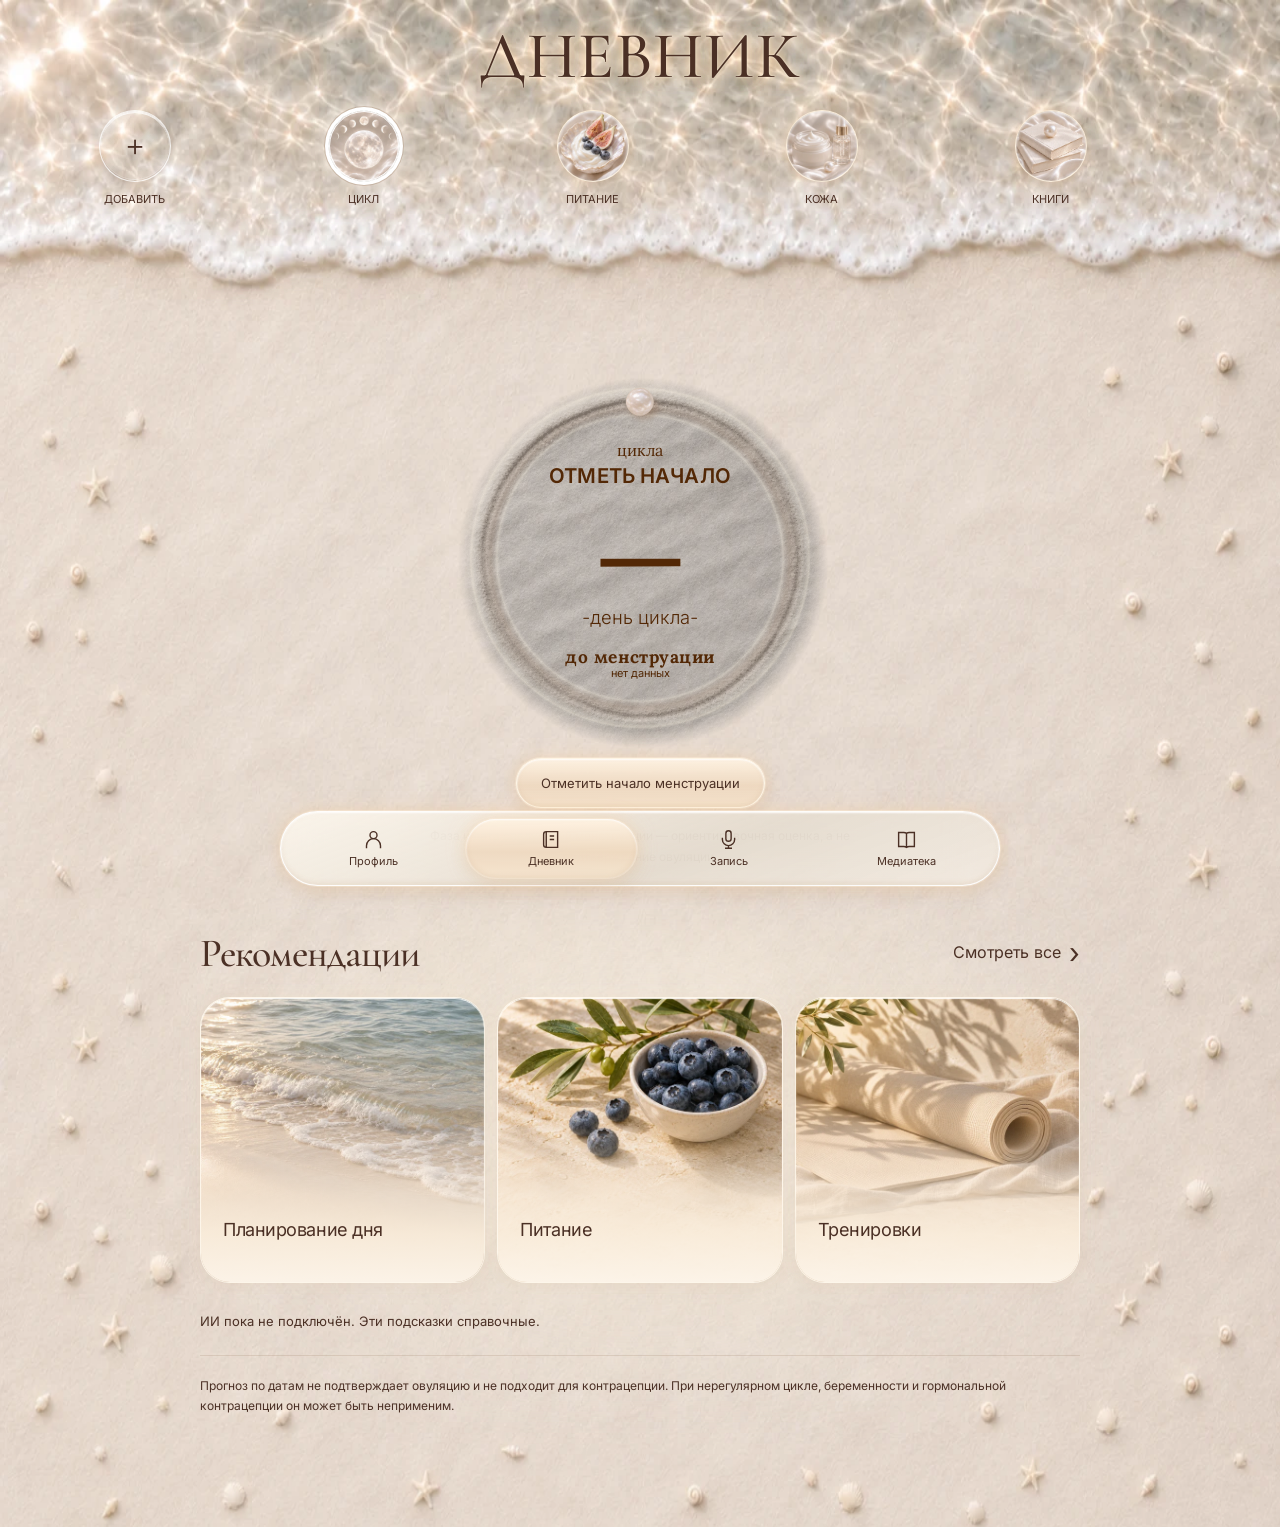
<file: index.html>
<!doctype html>
<html lang="ru"><head><meta charset="utf-8"><meta name="viewport" content="width=device-width, initial-scale=1, viewport-fit=cover"><meta name="theme-color" content="#e9dfd1"><meta name="description" content="Woman — дневник заботы о себе"><link rel="manifest" href="./manifest.webmanifest"><link rel="icon" href="./icon.svg"><link rel="apple-touch-icon" href="./icon-192.png"><link rel="stylesheet" href="./style.css"><link rel="stylesheet" href="./mobile.css"><link rel="stylesheet" href="./capture.css"><link rel="stylesheet" href="./profile.css"><link rel="stylesheet" href="./aesthetic.css"><link rel="stylesheet" href="./garden.css"><link rel="stylesheet" href="./linen.css"><link rel="stylesheet" href="./clear-glass.css"><link rel="stylesheet" href="./phone-layout.css"><link rel="stylesheet" href="./minimal.css"><link rel="stylesheet" href="./day-map.css?v=45"><link rel="stylesheet" href="./diary.css?v=45"><link rel="stylesheet" href="./nature-editorial.css?v=64"><link rel="stylesheet" href="./liquid-glass.css?v=47"><link rel="stylesheet" href="./milk-sand.css?v=102"><link rel="stylesheet" href="./typography.css?v=101"><title>Woman — подари внимание себе</title></head>
<body><div class="shore-fixed-layer" aria-hidden="true"></div><div class="layout">
<main><header><h1 id="page-title">Дневник</h1></header><nav class="profile-tabs" aria-label="Профиль и друзья" hidden><div class="profile-tab-control"><a href="#account">Мой профиль</a><a href="#friends">Друзья</a></div></nav><div class="section-navigation"><nav data-menu="profile" aria-label="Разделы профиля"><a href="#account"><span class="menu-icon" aria-hidden="true">◉</span><span>Аккаунт</span></a><a href="#settings"><span class="menu-icon" aria-hidden="true">⚙</span><span>Настройки</span></a><a href="#subscription"><span class="menu-icon" aria-hidden="true">◇</span><span>Подписка</span></a><a href="#devices"><span class="menu-icon" aria-hidden="true">⌁</span><span>Подключённые девайсы</span></a></nav><nav data-menu="diary" aria-label="Разделы дневника" hidden><a href="#profile" aria-label="Обо мне"><span data-short="Обо мне">Обо мне</span></a><a href="#home" aria-label="Мой день"><span data-short="Сегодня">Мой день</span></a><a href="#cycle" aria-label="Цикл"><span data-short="Цикл">Цикл</span></a><a href="#sleep" aria-label="Сон и отдых"><span data-short="Сон">Сон и отдых</span></a><a href="#food" aria-label="Питание"><span data-short="Питание">Питание</span></a><a href="#activity" aria-label="Активность и заметки"><span data-short="Ещё">Активность и заметки</span></a></nav><nav data-menu="library" aria-label="Разделы медиатеки" hidden><a href="#library"><span>Медиатека</span></a></nav></div><section data-main-view="diary" id="profile" class="card profile-card nature-panel nature-light nature-from-dark">
<form id="profile-form" class="profile-sections" novalidate>
<div class="profile-basics"><div class="profile-fields profile-basic-fields"><label class="about-label">Имя<input id="profile-name" maxlength="60" required autocomplete="given-name"></label><label class="about-label">Дата рождения<input id="profile-birthDate" type="text" inputmode="numeric" maxlength="10" placeholder="ДД.ММ.ГГГГ" autocomplete="bday" required aria-describedby="profile-age-hint"></label></div><p id="profile-age-hint" class="fine"></p></div>
<fieldset class="profile-group nature-panel nature-dark nature-leaf nature-from-light"><legend>Женское здоровье</legend><div id="women-health-fields">
<div class="profile-fields"><label>Менструальный статус<select id="profile-menstrualStage"><option value="unspecified">Не указывать</option><option value="menstruating">Менструации есть</option><option value="premenarchal">Менструации ещё не начались</option><option value="amenorrhea">Менструаций сейчас нет</option><option value="perimenopause">Перименопауза</option><option value="menopause">Менопауза</option><option value="postpartum">Послеродовой период</option></select></label>
<label>Регулярность цикла<select id="profile-cyclePattern"><option value="unspecified">Не указывать</option><option value="observing">Пока наблюдаю</option><option value="regular">Обычно регулярный</option><option value="irregular">Нерегулярный</option><option value="not-applicable">Сейчас неприменимо</option></select></label>
<label>Обычная длина цикла, дней<input id="profile-cycleLength" type="number" inputmode="numeric" min="10" max="180" step="1" placeholder="Необязательно"></label><label>Длительность менструации, дней<input id="profile-periodLength" type="number" inputmode="numeric" min="1" max="30" step="1" placeholder="Необязательно"></label>
<label id="profile-status-label">Репродуктивное состояние<select id="profile-status"><option value="none">Не беременна</option><option value="planning">Подготовка к беременности</option><option value="pregnant">Беременность</option><option value="lactating">Лактация — грудное вскармливание</option></select></label>
<label>Гормональные средства<select id="profile-hormones"><option value="unspecified">Не указывать</option><option value="none">Не использую</option><option value="therapy">Используется гормональная терапия</option></select></label>
<label>Сведения о фертильности<select id="profile-fertility"><option value="unspecified">Не указывать</option><option value="no-known-issues">Нет известных трудностей с зачатием</option><option value="trying">Пытаюсь забеременеть, пока без результата</option><option value="diagnosed">Бесплодие диагностировано врачом</option><option value="assisted">Прохожу лечение / использую ВРТ</option></select></label></div>
<label class="profile-check"><input id="profile-breastfeeding" type="checkbox">Кормлю грудью (можно отметить и при беременности)</label>
<label>Что ещё важно о моём здоровье<textarea id="profile-healthNotes" maxlength="2000" rows="3" placeholder="Необязательно: особенности, которые хочу сохранить"></textarea></label>
<p class="fine">Фертильность нельзя определить по календарю или регулярности менструаций. Эти сведения не обозначают «безопасные дни» и не подходят для контрацепции. При отсутствии менструаций или изменениях цикла нужна консультация с врачом.</p><p id="profile-cycle-note" class="fine"></p></div></fieldset>
<fieldset class="profile-group nature-panel nature-light nature-from-dark"><legend>Тело</legend><div id="profile-body-fields" class="profile-fields"></div><div class="profile-bmi"><span>Индекс массы тела (ИМТ)</span><output id="profile-bmi" aria-live="polite">—</output></div><p class="fine">ИМТ = вес в килограммах / рост в метрах². Это расчётный показатель без оценки «нормы»: для детей, беременности и спортсменов нужна отдельная интерпретация.</p><details class="reference-details"><summary>О показателях состава тела</summary><p class="fine">Переноси показатели из измерений, если они есть. Уровень висцерального жира зависит от шкалы прибора; значения разных приборов могут быть несопоставимы. Биоимпедансные оценки зависят от гидратации и других условий. Костная масса на весах не заменяет оценку плотности костей, а «биологический возраст» не является диагнозом. Основной обмен не равен общей потребности в калориях. Эти значения не рассчитываются автоматически.</p></details></fieldset>
<button type="submit">Сохранить профиль</button></form><p id="profile-error" class="error" role="alert"></p><p id="profile-summary" class="fine" role="status"></p><p id="profile-advice" class="callout"></p><details class="reference-details"><summary>Источники ориентиров питания</summary><p class="fine">DRI (RDA/AI), для натрия и калия — обновление 2019 года. Это не верхние допустимые уровни и не назначения добавок. Для процентов нужна дата рождения; используются женские справочные значения. Для детей младше года и беременности/лактации вне возраста 14–50 лет автоматические ориентиры не рассчитываются. Вес не используется как множитель норм витаминов. Индивидуальные заболевания и назначения врача здесь не учитываются.</p><a class="text-link" href="https://ods.od.nih.gov/HealthInformation/nutrientrecommendations.aspx" target="_blank" rel="noopener">Таблицы DRI ↗</a></details></section>
<div id="diary-shell" class="diary-shell nature-panel nature-dark nature-leaf" hidden>

<div class="topic-strip"><div id="day-widgets" class="day-widgets" tabindex="0" aria-label="Темы дневника — листай влево или вправо"><button type="button" id="add-widget" class="add-widget" aria-label="Добавить темы"><span class="topic-orb" aria-hidden="true"><span class="topic-add-plus">＋</span></span><span class="topic-label">ДОБАВИТЬ</span></button>
<article class="day-widget" data-widget-id="cycle"><a href="#cycle" class="mini"><span>Цикл</span><strong id="cycle-summary">Познакомимся?</strong><p id="cycle-sub">Отметь начало последней менструации</p></a></article>
<article class="day-widget" data-widget-id="sleep"><a href="#sleep" class="mini"><span>Отдых</span><strong id="sleep-summary">Время отдохнуть</strong><p id="sleep-sub">Ночной сон и маленькие паузы днём</p></a></article>
<article class="day-widget" data-widget-id="food"><a href="#food" class="mini"><span>Питание</span><strong id="food-summary">Забота в тарелке</strong><p>Продукты и баланс за день</p></a></article>
</div>
</div>
<p id="day-empty" class="day-empty" hidden>Добавь первую тему — ту, что тебе сейчас близка.</p>
<p id="day-builder-status" class="fine" role="status"></p>
</div>
<section id="day-placeholder" data-main-view="diary" class="section nature-panel nature-light nature-from-dark" hidden><p class="fine">Выбери тему выше или добавь свою.</p></section>
<section data-main-view="diary" id="home" class="day-dashboard nature-panel nature-light nature-from-dark" hidden><div class="welcome"><span class="eyebrow">Подари внимание себе</span><div class="affirmation-meta"><span>АФФИРМАЦИЯ ДНЯ</span></div><h2 id="daily-affirmation">Я достойна любви и заботы.</h2><p>Пусть сегодня найдётся немного времени на то, что наполняет именно тебя.</p></div></section>
<section id="membership" data-main-view="diary" class="section card nature-panel nature-light nature-from-dark" hidden><h2>Подписка</h2><p class="muted">Платные тарифы и оформление подписки пока не подключены.</p></section>
<section id="topic-notes" data-main-view="diary" class="section card nature-panel nature-light nature-from-dark" hidden>
<h2 id="widget-notes-title">Моя заметка</h2>
<form id="widget-note-form" class="stack"><label>День<input id="widget-note-date" type="date" required></label><label><span id="widget-note-label">Что хочется запомнить?</span><textarea id="widget-note-text" rows="4" maxlength="2000" required></textarea></label><button type="submit">Сохранить заметку</button></form>
<p id="widget-note-status" class="fine" role="status"></p><h3>Записи за день</h3><div id="widget-note-history" class="history"></div>
</section>
<section data-main-view="diary" id="cycle" class="section cycle-detail" hidden>
<article class="cycle-dial-card nature-panel nature-light nature-from-dark">
<div class="cycle-dial" role="img" aria-label="Круг менструального цикла" id="cycle-dial">
<img class="sand-cycle-ring" src="./assets/natural-sand-trail.webp" alt="" aria-hidden="true"><svg viewBox="0 0 320 320" aria-hidden="true"><defs><filter id="pearl-ground-soft" x="-50%" y="-60%" width="200%" height="220%"><feGaussianBlur stdDeviation="1.7"/></filter><filter id="pearl-ground-contact" x="-40%" y="-50%" width="180%" height="200%"><feGaussianBlur stdDeviation=".8"/></filter></defs><circle class="dial-track" cx="160" cy="160" r="139"/><circle id="cycle-dial-progress" class="dial-progress" cx="160" cy="160" r="139" pathLength="100" transform="rotate(-90 160 160)"/><g id="cycle-dial-ticks"></g><circle class="dial-start" cx="160" cy="21" r="4"/><circle id="cycle-dial-marker" class="dial-marker" cx="160" cy="21" r="0"/><g id="cycle-pearl-marker" transform="translate(160 21)"><ellipse class="pearl-ground-shadow" cx="3" cy="5.5" rx="14" ry="11" filter="url(#pearl-ground-soft)"/><ellipse class="pearl-contact-shadow" cx="1.8" cy="6.8" rx="9.2" ry="6.2" filter="url(#pearl-ground-contact)"/><image href="./assets/sand-matched-cycle-pearl.webp" x="-18" y="-18" width="36" height="36"/></g></svg>
<div class="cycle-dial-copy"><span id="cycle-dial-phase"><span id="cycle-phase-word">цикла</span><span id="cycle-phase-name">ОТМЕТЬ НАЧАЛО</span></span><strong id="cycle-dial-day">—</strong><span class="cycle-day-label">-день цикла-</span><span id="cycle-dial-countdown"><span id="cycle-countdown-label">до менструации</span><span id="cycle-countdown-value">нет данных</span></span></div></div>
<button type="button" id="cycle-start-action" class="cycle-mark-start" aria-haspopup="dialog" aria-controls="period-dialog">Отметить начало менструации</button><p id="cycle-period-status" class="fine" role="status"></p><p id="cycle-dial-note" class="fine">Фаза и дата следующей менструации — ориентировочная оценка.</p>
</article>
<article class="card phase-card cycle-recommendations nature-panel nature-dark nature-clay nature-from-light"><div class="glass-recommendation-body"><div class="cycle-recommendation-heading"><h2>Рекомендации</h2><button type="button" id="recommendation-view-all" class="recommendation-all" aria-haspopup="dialog" aria-controls="recommendation-dialog">Смотреть все <span aria-hidden="true">›</span></button></div><h3 id="phase-title" class="sr-only">Забота о себе</h3><p id="phase-description" class="sr-only">Добавь дату начала менструации. Здесь появятся примерный день цикла и мягкие подсказки.</p><div id="phase-tips"></div><button type="button" id="cycle-ai-request" hidden>Подобрать рекомендации с ИИ</button><p id="cycle-ai-status" class="fine" role="status"></p><div class="callout">Прогноз по датам не подтверждает овуляцию и не подходит для контрацепции. При нерегулярном цикле, беременности и гормональной контрацепции он может быть неприменим.</div></div></article></section>
<section data-main-view="diary" id="sleep" class="section nature-panel nature-light nature-from-dark"><div class="section-title"><div><span class="eyebrow">02 / ВОССТАНОВИТЬ СИЛЫ</span><h2>Сон и отдых</h2></div><label class="inline-label">Период<select id="sleep-range"><option value="7">7 дней</option><option value="30">30 дней</option><option value="365">365 дней</option></select></label></div><div class="sleep-grid"><article class="card"><h3>Сон и восстановление</h3><form id="sleep-form" class="stack"><label>Тип сна<select id="sleep-type"><option value="night">Ночной сон</option><option value="nap">Дневной сон</option></select></label><div class="form-pair"><label>Засыпание<input id="sleep-start" type="datetime-local" required></label><label>Пробуждение<input id="sleep-end" type="datetime-local" required></label></div><button type="submit">Сохранить сон</button></form><p id="sleep-error" class="error" role="alert"></p><p class="fine">Указывай обе даты, если сон пересекает полночь. Пересекающиеся записи не суммируются.</p></article><article class="card"><span class="eyebrow">СРЕДНЯЯ ПРОДОЛЖИТЕЛЬНОСТЬ</span><div id="sleep-average" class="big-number">—</div><p id="sleep-average-note" class="muted"></p><div id="sleep-chart" class="sleep-chart" aria-label="Длительность сна по дням"></div><p class="fine">Суммируем ночной и дневной сон по дате пробуждения. Среднее — по дням с записями; дни без данных не считаются нулевыми. На графике последние 14 дней выбранного периода.</p></article></div><div id="sleep-events" class="history card nature-panel nature-light nature-from-olive"></div><div id="sleep-history" class="history card"></div></section>
<section data-main-view="diary" id="food" class="section nature-panel nature-light nature-from-dark"><div class="section-title"><div><span class="eyebrow">03 / ПОДПИТАТЬ СЕБЯ</span><h2>Питание без строгих правил</h2></div><label class="inline-label">День<input type="date" id="food-date" required></label></div><div class="food-grid"><article class="card"><h3>Что было в тарелке?</h3><form id="food-form" class="stack"><label>Поиск в моих продуктах<input id="local-product-search" type="search" placeholder="Название продукта"></label><label>Продукт из справочника<select id="food-product"></select></label><label>Порция, граммов<input id="food-grams" inputmode="numeric" type="number" min="1" max="3000" step="1" value="100" required></label><button type="submit">Добавить продукт</button></form><p class="fine">Все значения — на 100 г съедобной части. Состав зависит от продукта и приготовления.</p><p id="selected-product-source" class="fine"></p><a class="text-link" href="https://fdc.nal.usda.gov/" target="_blank" rel="noopener">О справочных данных →</a><details class="reference-details"><summary>О распознавании еды</summary><div class="ai-note"><span>✧ СЛЕДУЮЩИЙ ЭТАП</span><h4>Дневник с ИИ</h4><p>Голосовая запись распознаёт распространённые названия продуктов и порции. Распознавание по фото пока не подключено. Сейчас расчёт работает по справочным данным и этикеткам; отображаются витамины, минералы, клетчатка и жирные кислоты при наличии данных. Даже ИИ не определит точный состав блюда без сведений о продуктах и порциях.</p></div></details></article><article class="card"><div class="nutrient-heading"><h3>Баланс за день</h3><span id="food-calories" class="pill">0 ккал</span></div><p id="nutrition-profile-context" class="fine"></p><div id="macros" class="macros" aria-label="КБЖУ за день"></div><h4>Нутриенты</h4><details class="reference-details"><summary>Как читать ориентиры</summary><p class="fine">В основном списке оставлены нутриенты с RDA/AI и инозитол. Для некоторых возрастов ориентир не установлен — вместо процента будет пояснение. Ванадий, сера, кобальт и другие показатели без установленной нормы убраны из выбора; прежние данные сохранены. Данные АЛК/ЭПК/ДГК в БАДах объединены в одну запись омега-3.</p><p class="fine">RAE — эквиваленты активности ретинола; DFE — пищевые фолатные эквиваленты; NE — ниациновые эквиваленты; α-ТЭ — эквиваленты α-токоферола. Минералы и витамины не делятся на макро- и микроэлементы.</p></details><div id="salt-summary" class="salt-summary"></div><div id="nutrients" tabindex="0" role="region" aria-label="Нутриенты по группам"></div><p id="nutrient-coverage" class="fine"></p><p class="fine">Показаны только внесённые продукты и БАДы. 100% — ориентир общего потребления, не назначение дозировки и не верхний допустимый уровень. БАДы в КБЖУ не включены: для этого нужен полный состав добавки.</p></article></div><div id="food-history" class="history card nature-panel nature-light nature-from-olive"></div>
<div class="food-grid product-tools"><article class="card"><h3>Моя база продуктов</h3><p class="fine">Добавь продукт с этикетки или по средним справочным данным. Все значения — на 100 г. База сохраняется в этом браузере. Изменения продукта не меняют уже внесённые порции.</p>
<form id="product-form" class="stack"><input type="hidden" id="product-id"><label>Название<input id="product-name" maxlength="120" required placeholder="Например: творог 5%"></label><div class="form-pair"><label>Калории, ккал<input type="number" id="product-kcal" min="0" max="1000" step="any" required></label><label>Белки, г<input type="number" id="product-protein" min="0" max="100" step="any" required></label><label>Жиры, г<input type="number" id="product-fat" min="0" max="100" step="any" required></label><label>Углеводы, г<input type="number" id="product-carbs" min="0" max="100" step="any" required></label></div><details><summary>Нутриенты — необязательно</summary><p class="fine">Если нет данных, оставь поле пустым. Ноль означает, что вещество отсутствует по данным источника.</p><div id="product-micros" class="form-pair"></div></details><button type="submit" id="product-save">Сохранить продукт</button><button type="button" id="product-cancel" class="secondary" hidden>Отменить редактирование</button></form><p id="product-message" class="fine" role="status"></p><div id="custom-products" class="history"></div></article>
<article class="card"><h3>Найти продукт в большой базе</h3><p class="fine">Поиск в открытом каталоге Open Food Facts, в том числе по штрихкоду. Запрос передаётся этому сервису. Записи заполняют участники: сверяй состав с упаковкой. Интернет нужен только для поиска; сохранённые продукты доступны офлайн.</p><form id="catalog-form" class="stack"><label>Название или штрихкод<input type="search" id="catalog-query" minlength="2" maxlength="120" required placeholder="Например: йогурт или 13 цифр"></label><button type="submit" id="catalog-submit">Найти в Open Food Facts</button></form><p id="catalog-status" role="status" class="fine"></p><div id="catalog-results" class="catalog-results"></div><p class="fine">Источник: <a class="text-link" href="https://world.openfoodfacts.org/" target="_blank" rel="noopener">Open Food Facts</a> · база <a class="text-link" href="https://opendatacommons.org/licenses/odbl/1-0/" target="_blank" rel="noopener">ODbL</a>. Каталог не содержит все существующие продукты и не гарантирует полноту состава. Импортированные продукты остаются личными; мы не отправляем их обратно в каталог.</p></article></div>
<article id="supplements" class="card supplement-card nature-panel nature-light nature-from-olive"><div class="section-title"><div><span class="eyebrow">ДОБАВКИ ЗА ВЫБРАННЫЙ ДЕНЬ</span><h3>БАДы и витамины</h3></div><span id="supplement-count" class="pill">0 записей</span></div><p class="fine">Запиши принятые добавки: название и количество действующего вещества по этикетке. Это дневник, а не подбор добавок или дозировок. В одной записи омега-3 можно указать общую массу и состав АЛК/ЭПК/ДГК. Омега-6 из выбора БАДов убрана. Для комплекса добавляй каждое вещество отдельной строкой под одним названием.</p><form id="supplement-form" class="stack"><label>Название добавки<input id="supplement-name" maxlength="120" placeholder="Например: мой витамин D3" required></label><div class="form-pair"><label>Действующее вещество<select id="supplement-nutrient"></select></label><label>Принятое количество вещества<input id="supplement-dose" inputmode="decimal" type="number" min="0.000001" step="any" required placeholder="По этикетке, за весь приём"></label><label>Единица измерения<select id="supplement-unit"></select></label></div><div id="omega3-composition" hidden><p class="fine">Количество за весь приём, в мг. Общая омега-3 необязательна: укажи её только при наличии на этикетке. АЛК, ЭПК и ДГК — компоненты, не прибавляются к общей омега-3 повторно. Не вводи массу всей капсулы вместо массы кислот.</p><div class="form-pair"><label>Омега-3 всего, мг (необязательно)<input id="omega3-total" type="number" min="0" step="any"></label><label>АЛК (ALA), мг<input id="omega3-ala" type="number" min="0" step="any"></label><label>ЭПК (EPA), мг<input id="omega3-epa" type="number" min="0" step="any"></label><label>ДГК (DHA), мг<input id="omega3-dha" type="number" min="0" step="any"></label></div></div><p id="supplement-unit-note" class="fine"></p><button type="submit">Записать приём добавки</button></form><p id="supplement-message" class="fine" role="status"></p><p id="omega3-day-summary" class="fine"></p><div id="supplement-history" class="history"></div><p class="fine">Витамин D: 1 МЕ = 0,025 мкг. МЕ витаминов A и E, а также фолиевая кислота без DFE и ниацин без NE сохраняются отдельно, без автоматического сложения с эквивалентами. Приём добавок и дозы стоит согласовать с врачом.</p></article>
</section>
<section id="water" data-main-view="diary" class="section card water-card nature-panel nature-light nature-from-dark" hidden><div class="section-title"><div><span class="eyebrow">МАЛЕНЬКИЙ ГЛОТОК ЗАБОТЫ</span><h3>Вода за выбранный день</h3></div><strong id="water-total">0 мл</strong></div><label class="inline-label water-date-label">День<input type="date" id="water-date" required></label><form id="water-form"><label>Посуда<select id="water-container"><option value="glass">Стакан</option><option value="bottle">Бутылка</option></select></label><label>Объём, мл<input type="number" id="water-volume" inputmode="numeric" min="1" max="10000" step="1" value="250" required></label><button type="submit">Добавить воду</button></form><div id="water-presets" class="water-presets" aria-label="Выбрать объём воды"></div><p class="fine">Можно ввести любое целое число миллилитров. Для стакана и бутылки запоминается свой объём. Записываем выпитое, без обязательной нормы.</p><div id="water-history" class="history"></div></section>
<section id="capture" data-main-view="capture" class="section card view-panel nature-panel nature-light nature-from-dark" hidden><span class="eyebrow">РАССКАЖИ О СВОЁМ ДНЕ</span><h2>Голосовая запись</h2><p class="muted">Расскажи, что ела, как спала или тренировалась. Проверь распознанные записи перед добавлением в дневники.</p><div id="capture-form"></div><form id="capture-review" class="stack" hidden><h3>Проверь записи</h3><p class="fine">Выбери точный продукт для расчёта КБЖУ. Если состава нет, сохрани текстовую заметку. Время сна указывается вместе с датами; отдельное пробуждение не меняет среднюю длительность сна.</p><div id="capture-items" class="stack"></div><button type="submit">Добавить в дневники</button></form><p id="capture-status" role="status" class="fine"></p><div id="capture-links"></div></section>
<section id="activity" data-main-view="diary" class="section card nature-panel nature-light nature-from-dark" hidden><h2>Активность</h2><h3>Тренировки</h3><div id="workout-history" class="history"></div><h3>Другие записи</h3><div id="general-history" class="history"></div></section>
<section id="settings" class="section card view-panel nature-panel nature-light nature-from-dark" data-main-view="profile" hidden><span class="eyebrow">МОЙ ПРОФИЛЬ</span><h2>Настройки</h2><p class="muted">Дневник и профиль хранятся в этом браузере.</p><a class="text-link" href="#profile">Изменить сведения обо мне →</a><button id="install" class="secondary" hidden>Установить приложение</button></section>
<section id="account" class="section card view-panel nature-panel nature-light nature-from-dark" data-main-view="profile" hidden><h2>Аккаунт</h2><h3>Мои данные</h3><p class="muted">Сейчас приложение работает без регистрации. Профиль и записи хранятся в этом браузере; вход и синхронизация между устройствами пока не подключены.</p><a class="text-link" href="#profile">Изменить сведения обо мне →</a></section>
<section id="subscription" class="section card view-panel nature-panel nature-light nature-from-dark" data-main-view="profile" hidden><h2>Подписка</h2><p class="muted">Платные тарифы и оформление подписки пока не подключены.</p></section>
<section id="devices" class="section card view-panel nature-panel nature-light nature-from-dark" data-main-view="profile" hidden><h2>Подключённые девайсы</h2><div class="empty-view"><span class="empty-symbol" aria-hidden="true">⌁</span><h3>Здесь будут твои устройства</h3><p>Подключение часов, фитнес-браслетов и умных весов пока не доступно. Автоматический импорт измерений ещё не подключён.</p></div><a class="text-link" href="#profile">Внести показатели тела вручную →</a></section>
<section id="library" class="section card view-panel nature-panel nature-light nature-from-dark" data-main-view="library" hidden><span class="eyebrow">УЗНАВАТЬ И ПОНИМАТЬ СЕБЯ</span><h2>Медиатека</h2><div class="empty-view"><span class="empty-symbol" aria-hidden="true">▤</span><h3>Место для полезных материалов</h3><p>Медиатека пока пуста. Здесь появятся материалы о питании, сне и самочувствии.</p></div></section>
<section id="friends" class="section card view-panel nature-panel nature-light nature-from-dark" data-main-view="friends" hidden><span class="eyebrow">РЯДОМ ДРУГ С ДРУГОМ</span><h2>Друзья</h2><div class="empty-view"><span class="empty-symbol" aria-hidden="true">♧</span><h3>Твоё пространство общения</h3><p>Раздел подготовлен. Добавление друзей и общение пока недоступны.</p></div></section>
<p id="notice" class="error" role="status"></p></main></div><nav class="bottom-nav" aria-label="Основная навигация"><a href="#account" data-view="profile"><svg viewBox="0 0 24 24" aria-hidden="true"><circle cx="12" cy="7" r="4"/><path d="M4 22v-3a8 8 0 0 1 16 0v3"/></svg><span>Профиль</span></a><a href="#home" data-view="diary"><svg viewBox="0 0 24 24" aria-hidden="true"><path d="M6 3h13v18H6a3 3 0 0 1-3-3V6a3 3 0 0 1 3-3ZM6 3v18M10 8h5M10 12h5"/></svg><span>Дневник</span></a><a href="#capture" data-view="capture" class="capture-tab"><svg viewBox="0 0 24 24" aria-hidden="true"><rect x="9" y="2" width="6" height="12" rx="3"/><path d="M5 10v2a7 7 0 0 0 14 0v-2M12 19v3M8 22h8"/></svg><span>Запись</span></a><a href="#library" data-view="library"><svg viewBox="0 0 24 24" aria-hidden="true"><path d="M3 4h6a5 5 0 0 1 3 1 5 5 0 0 1 3-1h6v16h-6a5 5 0 0 0-3 1 5 5 0 0 0-3-1H3ZM12 5v16"/></svg><span>Медиатека</span></a></nav><dialog id="widget-picker" class="day-sheet" aria-labelledby="widget-picker-title">
<div class="sheet-heading"><div><h2 id="widget-picker-title">Редактирование</h2><p class="fine">Выбери то, что актуально именно тебе.</p></div><button type="button" class="sheet-close" data-close-dialog aria-label="Закрыть редактирование">×</button></div>
<p class="editor-help fine">Включай темы и меняй их порядок долгим нажатием. Выключение темы сохраняет все записи.</p><p id="topic-reorder-help" class="sr-only">Для клавиатуры: выбери кнопку перемещения, нажми пробел, меняй положение стрелками, затем Enter для сохранения или Escape для отмены.</p><div id="widget-options" class="widget-options"></div><button type="button" id="show-custom-widget" class="show-custom-widget" aria-controls="custom-widget-form" aria-expanded="false">＋ Добавить свою</button>
<form id="custom-widget-form" class="custom-widget-form" hidden><label>Название своей темы<input id="custom-widget-title" maxlength="40" placeholder="Например, творчество" required></label><button type="submit">Добавить тему</button><button type="button" id="cancel-custom-widget" class="secondary">Отмена</button></form>
<p id="widget-picker-status" class="fine" role="status"></p>
</dialog>
<dialog id="recommendation-dialog" class="day-sheet recommendation-sheet" aria-labelledby="recommendation-dialog-title"><div class="sheet-heading"><h2 id="recommendation-dialog-title">Рекомендации</h2><button type="button" id="recommendation-dialog-close" class="sheet-close" aria-label="Закрыть рекомендации">×</button></div><p id="recommendation-dialog-summary" class="fine"></p><div id="recommendation-dialog-content"></div></dialog>
<dialog id="period-dialog" class="day-sheet" aria-labelledby="period-dialog-title"><div class="sheet-heading"><h2 id="period-dialog-title">Даты менструации</h2><button type="button" class="sheet-close" id="period-dialog-close" aria-label="Закрыть даты менструации">×</button></div><article class="card settings period-editor "><form id="cycle-form" class="stack" novalidate>
<label for="period-start">Начало менструации</label><div class="period-date-control"><input id="period-start" type="text" inputmode="numeric" maxlength="10" placeholder="ДД.ММ.ГГГГ" autocomplete="off" required aria-describedby="period-date-help period-form-error"><span class="period-calendar-button" aria-hidden="true"><svg viewBox="0 0 24 24" width="24" height="24" fill="none" stroke="currentColor" stroke-width="1.7" aria-hidden="true"><rect x="3" y="5" width="18" height="16" rx="3"/><path d="M7 3v4M17 3v4M3 10h18M7 14h3M14 14h3M7 17h3"/></svg></span><input id="period-start-calendar" class="period-native-date" type="date" aria-label="Выбрать дату начала в календаре"></div>
<label for="period-end">Конец менструации · необязательно</label><div class="period-date-control"><input id="period-end" type="text" inputmode="numeric" maxlength="10" placeholder="ДД.ММ.ГГГГ" autocomplete="off" aria-describedby="period-date-help period-form-error"><span class="period-calendar-button" aria-hidden="true"><svg viewBox="0 0 24 24" width="24" height="24" fill="none" stroke="currentColor" stroke-width="1.7" aria-hidden="true"><rect x="3" y="5" width="18" height="16" rx="3"/><path d="M7 3v4M17 3v4M3 10h18M7 14h3M14 14h3M7 17h3"/></svg></span><input id="period-end-calendar" class="period-native-date" type="date" aria-label="Выбрать дату окончания в календаре"></div>
<p id="period-date-help" class="fine">Введи дату через точку или выбери её в календаре. Если окончание пока неизвестно, оставь поле пустым.</p>
<button type="submit">Сохранить даты</button></form><p id="period-form-error" class="error" role="alert"></p><p id="period-form-status" class="fine" role="status"></p><p class="fine">Следующий цикл отсчитывается от нового начала менструации. Неотмеченное окончание не меняет календарную оценку задержки.</p><div id="period-history" class="history"></div></article></dialog>

<script src="./profile-model.js" defer></script><script src="./profile.js?v=45" defer></script><script src="./norms.js" defer></script><script src="./period-dates.js?v=45" defer></script><script src="./app.js?v=45" defer></script><script src="./profile-parser.js" defer></script><script src="./capture-parser.js" defer></script><script src="./voice.js?v=45" defer></script><script src="./capture.js?v=45" defer></script><script src="./daily-affirmation.js?v=45" defer></script><script src="./navigation.js?v=102" defer></script><script src="./topic-reorder.js?v=45" defer></script><script src="./day-map.js?v=66" defer></script><script src="./period-editor.js?v=45" defer></script><script src="./woman-config.js?v=45" defer></script><script src="./cycle-model.js?v=84" defer></script><script src="./cycle-care.js?v=101" defer></script></body></html>
</file>
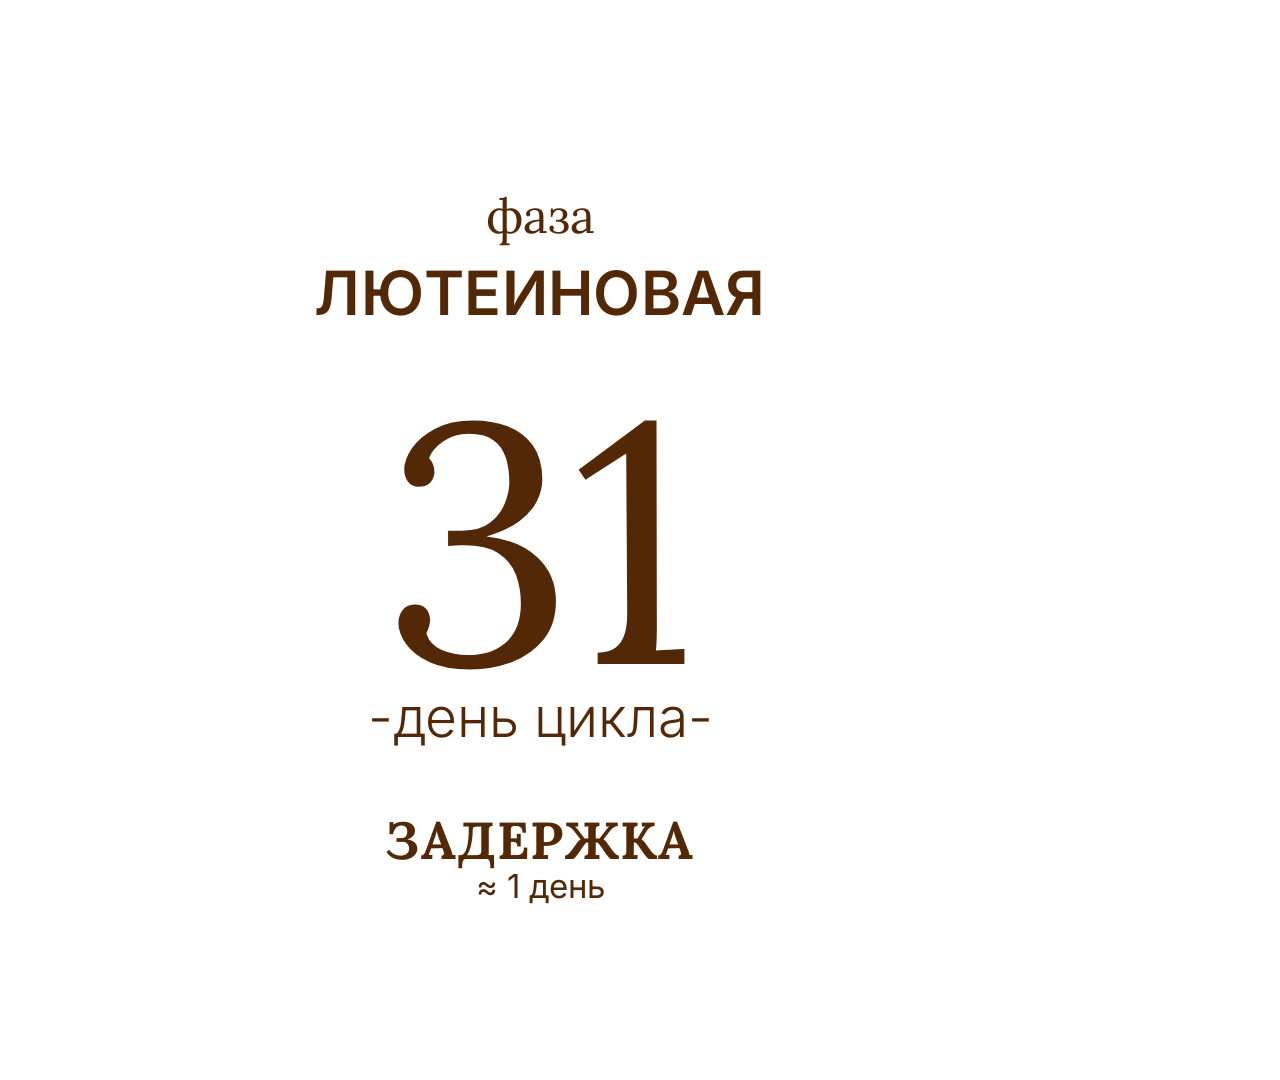
<file: docs/cycle-type-reference.html>
<!doctype html>
<html lang="ru">
<head>
  <meta charset="utf-8">
  <meta name="viewport" content="width=1080, initial-scale=1">
  <title>Типографика цикла — 1080 × 1080</title>
  <link rel="stylesheet" href="../typography.css?v=101">
  <style>
    html,body { margin:0; width:1080px; height:1080px; background:#fff; }
    #cycle,.cycle-dial { position:relative; width:1080px; height:1080px; }
  </style>
</head>
<body>
  <main id="cycle"><div class="cycle-dial"><div class="cycle-dial-copy">
    <span id="cycle-dial-phase"><span id="cycle-phase-word">фаза</span><span id="cycle-phase-name">ЛЮТЕИНОВАЯ</span></span>
    <strong id="cycle-dial-day">31</strong>
    <span class="cycle-day-label">-день цикла-</span>
    <span id="cycle-dial-countdown" class="is-delayed"><span id="cycle-countdown-label">ЗАДЕРЖКА</span><span id="cycle-countdown-value">≈ 1 день</span></span>
  </div></div></main>
</body>
</html>
</file>
<file: style.css>
:root{font-family:Arial,Helvetica,sans-serif;color:#393844;background:#f7f4ef;--muted:#77717c;--accent:#76638a;--border:#eae5e1}*{box-sizing:border-box}html{scroll-behavior:smooth;scroll-padding-top:25px}body{margin:0}.layout{max-width:1600px;margin:auto;display:grid;grid-template-columns:230px 1fr}.sidebar{padding:38px 28px;position:sticky;top:0;height:100vh;border-right:1px solid var(--border)}.logo{font-size:37px;font-weight:600;letter-spacing:-2px;color:inherit;text-decoration:none}.logo>span:first-child{font-size:48px;font-weight:400;color:#917ba7;margin-right:10px}.logo-dot{color:#a188b3}.tagline{font-size:8px;letter-spacing:2.4px;margin:12px 0 55px;color:var(--muted)}nav{display:grid;gap:14px}nav a{display:flex;gap:14px;padding:14px 12px;border-radius:12px;text-decoration:none;color:#79717f;font-size:17px}nav a:hover,nav a.active{background:#eae3ee;color:#655276}nav a span{font-size:13px;padding-top:3px}.sidebar-note{font-family:Georgia,serif;font-size:18px;line-height:1.5;position:absolute;bottom:45px;color:#877b8b}.sidebar-note span{display:block;font:10px/1.8 Arial;margin-top:18px;color:#9a939b}main{padding:35px 5vw;min-width:0}header{display:flex;justify-content:space-between;align-items:center;font-size:11px;color:var(--muted)}.badge,.pill{font-size:10px;border:1px solid #e2dbdf;border-radius:30px;padding:8px 12px;color:#7d7184}.badge:before{content:'●';font-size:9px;color:#7d9273;margin-right:6px}.welcome{margin:55px 0 33px}.eyebrow{font-size:9px;letter-spacing:1.7px;color:#928299;font-weight:600}h1{font-family:Georgia,'Times New Roman',serif;font-weight:400;font-size:57px;letter-spacing:-1.8px;line-height:1.1;margin:20px 0}h1 span{color:#ad91bc}.welcome p{font-size:13px;color:var(--muted);line-height:1.7}.overview{display:grid;grid-template-columns:repeat(3,1fr);gap:16px}.mini{padding:23px;border-radius:17px;text-decoration:none;color:inherit;transition:transform .2s}.mini:hover{transform:translateY(-3px)}.pink{background:#f0e3e2}.lavender{background:#eae3f0}.green{background:#e6ebdf}.mini>span{font-size:8px;letter-spacing:1.4px}.mini strong{font-family:Georgia,serif;font-weight:400;display:block;font-size:24px;margin-top:22px}.mini p{font-size:10px;line-height:1.6;color:#807581;margin-bottom:0}.section{margin-top:55px}.section-title{display:flex;justify-content:space-between;align-items:center;gap:15px;margin-bottom:22px}h2{font-family:Georgia,serif;font-weight:400;font-size:31px;letter-spacing:-.6px;margin:9px 0 0}h3{font-size:16px;font-weight:500;margin:0 0 20px;line-height:1.4}.card{background:#fffdfb;border:1px solid var(--border);border-radius:18px;padding:25px;min-width:0}.cycle-grid{display:grid;grid-template-columns:1.1fr 1fr;gap:18px}.calendar-title{display:flex;align-items:center;justify-content:space-between;margin-bottom:20px}.calendar-title h3{margin:0;text-transform:capitalize}.icon-button{background:none!important;border:1px solid var(--border)!important;color:#807184!important;min-width:33px;padding:7px!important}.weekdays,.calendar{display:grid;grid-template-columns:repeat(7,minmax(0,1fr));gap:5px}.weekdays{font-size:8px;text-align:center;color:#968997;margin-bottom:10px}.day{aspect-ratio:1;display:flex;align-items:center;justify-content:center;border-radius:50%;padding:0!important;background:transparent;color:#5c5261;border:2px solid transparent!important;font-size:12px!important;position:relative}.day.selected{border-color:#776085!important}.day.today:after{content:'';position:absolute;bottom:5px;width:3px;height:3px;border-radius:50%;background:#66546e}.menstrual{background:#efd1d3!important;color:#80545a!important}.follicular{background:#e8ecd9!important;color:#62714f!important}.ovulation{background:#f6e5b7!important;color:#98702c!important}.luteal{background:#e9e0ef!important;color:#7c658a!important}.legend{display:flex;flex-wrap:wrap;gap:10px;margin:20px 0 12px;font-size:9px;color:#8b7b8b}.legend span{display:flex;align-items:center;gap:5px}.legend i{width:8px;height:8px;border-radius:50%}.fine,.privacy{font-size:10px;color:#8b818b;line-height:1.7}.phase-card{background:#f0eaf1}.phase-card h3{font-family:Georgia,serif;font-size:28px;margin:19px 0 12px;font-weight:400}.phase-card>p{font-size:12px;line-height:1.7;color:#827489}.tip{display:grid;grid-template-columns:25px 1fr;gap:6px;margin:19px 0;font-size:12px;line-height:1.65}.tip b{display:block;font-size:11px;margin-bottom:3px}.tip p{margin:0;color:#827489}.callout{border-top:1px solid #ded3e2;margin-top:22px;padding-top:16px;font-size:10px;color:#8c7c94;line-height:1.7}.settings{margin-top:18px}form{display:flex;align-items:end;gap:14px;flex-wrap:wrap}label{display:flex;flex-direction:column;gap:9px;font-size:10px;color:#7b6d82;flex:1;min-width:120px}input,select{width:100%;font:12px Arial;color:#5e5167;border:1px solid #e4dde5;background:#fffdfb;border-radius:8px;padding:12px;min-height:42px;min-width:0}button{border:0;border-radius:9px;padding:13px 18px;background:#796487;color:white;font:11px Arial;cursor:pointer}button:hover{filter:brightness(.96)}input:focus-visible,select:focus-visible,button:focus-visible,a:focus-visible{outline:2px solid #866295;outline-offset:3px}.history{display:flex;gap:9px;flex-wrap:wrap;margin-top:16px}.record{display:flex;align-items:center;gap:12px;background:#f7f3f5;border-radius:9px;padding:10px 12px;font-size:11px;line-height:1.7}.record button{background:none;color:#a38f9e;padding:2px 6px;font-size:17px}.history:empty{display:none}.history .empty{font-size:12px;color:#9a8b9e;margin:0}.inline-label{flex:none;min-width:110px}.inline-label select,.inline-label input{margin:0}.sleep-grid,.food-grid{display:grid;grid-template-columns:1fr 1.2fr;gap:18px}.stack{display:flex;flex-direction:column;align-items:stretch;gap:16px}.stack label{width:100%}.form-pair{display:grid;grid-template-columns:1fr 1fr;gap:12px}.big-number{font-family:Georgia,serif;font-size:42px;color:#7d688c;margin:22px 0 5px}.muted{font-size:11px;color:#9b8c9f}.sleep-chart{display:flex;align-items:flex-end;gap:6px;height:115px;margin-top:25px}.bar-wrap{flex:1;display:flex;flex-direction:column;align-items:center;justify-content:end;height:100%;gap:8px;min-width:0}.bar{width:100%;max-width:24px;background:#c7b4d7;border-radius:5px 5px 0 0;min-height:2px}.bar-wrap small{font-size:8px;color:#9e91a4}.ai-note{background:#f0eaf2;padding:18px;border-radius:12px;margin-top:23px}.ai-note>span{font-size:8px;letter-spacing:1px;color:#9d87ab}.ai-note h4{font:19px Georgia;margin:12px 0}.ai-note p{font-size:11px;line-height:1.7;color:#8a7894}.text-link{font-size:10px;color:#8b709e}.nutrient-heading{display:flex;justify-content:space-between;align-items:start;gap:10px}.nutrient{margin:16px 0}.nutrient-label{display:flex;justify-content:space-between;gap:10px;font-size:11px;margin-bottom:8px}.nutrient-label small{font-size:10px;color:#9b8b9e}.track{height:5px;border-radius:8px;background:#eee9ef;overflow:hidden}.fill{height:100%;border-radius:8px;background:#acb595;max-width:100%}footer{display:flex;align-items:center;gap:12px;justify-content:space-between;margin:40px 0 15px;font-size:10px;color:#a292a8}.secondary{background:#eee7f0;color:#806a90;padding:10px}.privacy{max-width:680px}.error{font-size:11px;color:#9b4d62;line-height:1.7}[hidden]{display:none!important}@media(min-width:1500px){main{padding-left:70px;padding-right:70px}}@media(max-width:1100px){.layout{grid-template-columns:180px 1fr}.sidebar{padding:28px 18px}main{padding:28px}.mini{padding:18px}.mini strong{font-size:20px}.cycle-grid,.sleep-grid,.food-grid{grid-template-columns:1fr}.calendar{gap:9px}.day{max-height:48px;aspect-ratio:auto;height:40px}.form-pair{grid-template-columns:1fr 1fr}.overview{gap:10px}}@media(max-width:650px){.layout{display:block}.sidebar{position:static;height:auto;border:0;padding:18px 20px 0;display:flex;align-items:center;justify-content:space-between}.logo{font-size:27px}.logo>span:first-child{font-size:30px}.tagline,.sidebar-note{display:none}nav{display:flex;gap:4px}nav a{padding:8px;font-size:21px}nav a span{display:none}main{padding:22px 20px}.welcome{margin-top:35px}h1{font-size:42px}.welcome p{font-size:12px}.overview{grid-template-columns:1fr}.mini{padding:18px 20px}.mini strong{margin-top:12px;font-size:25px}.mini p{font-size:11px;margin-top:8px}.section{margin-top:38px}.section-title>.pill{display:none}h2{font-size:28px}.card{padding:20px}.form-pair{grid-template-columns:1fr}form{align-items:stretch}form>label{flex-basis:100%}form>button{width:100%}.inline-label{min-width:100px;max-width:145px}.inline-label input{font-size:11px}.day{height:34px}.calendar{gap:5px}.legend{font-size:8px}footer{flex-wrap:wrap}footer>span{flex-basis:100%}.nutrient-label{font-size:10px}.nutrient-label small{font-size:9px}}
/* Comfortable reading sizes for forms and supporting text. */
.fine,.privacy{font-size:12px}.tip p{font-size:13px}.mini p{font-size:12px}label{font-size:12px}input,select{font-size:14px}button{font-size:13px}.legend{font-size:11px}.record{font-size:12px}.sidebar-note span{font-size:12px}.nutrient-label{font-size:12px}.nutrient-label small{font-size:11px}

.macros{display:grid;grid-template-columns:repeat(4,minmax(0,1fr));gap:8px;margin:20px 0 25px}.macro{background:#f0eaf2;padding:14px 10px;border-radius:12px}.macro strong{display:block;font-size:20px;font-weight:500;color:#796487}.macro span{font-size:10px;color:#8b7c94;display:block;margin-top:8px}.product-tools{margin-top:20px}.product-tools details{font-size:12px;color:#89758f}.product-tools summary{cursor:pointer;padding:7px 0}.product-tools details .form-pair{margin-top:12px}.catalog-results{display:grid;gap:12px}.catalog-item{border:1px solid var(--border);border-radius:12px;padding:14px;overflow-wrap:anywhere}.catalog-item h4{margin:0 0 8px;font-size:13px}.catalog-item p{font-size:11px;line-height:1.7;color:#8b7b93;margin:8px 0}.catalog-item button{padding:10px;font-size:12px}.water-card{margin-top:20px;background:#eef1f4}.water-card h3{margin:10px 0 0}.water-card #water-total{font-size:26px;font-weight:500;color:#7c889a;white-space:nowrap}.water-presets{display:flex;gap:8px;flex-wrap:wrap;margin-top:15px}.water-presets button{background:white;color:#7c889a;border:1px solid #e2e5eb;padding:9px 14px}.water-presets button[aria-pressed=true]{border-color:#8b7999;background:#e9e1ed}.history .record{flex-wrap:wrap;overflow-wrap:anywhere}.record .edit-product{font-size:11px;color:#796487}.catalog-item small{display:block;font-size:10px;color:#9a8d9e;margin-bottom:10px}@media(max-width:650px){.macros{grid-template-columns:repeat(2,minmax(0,1fr))}.water-card #water-total{font-size:23px}}

button:disabled{opacity:.55;cursor:default}

#nutrients{max-height:740px;overflow-y:auto;padding-right:8px;scrollbar-color:#c7b4d7 #f3eef4}.nutrient-source{font-size:10px;color:#928099;line-height:1.6;margin-top:5px}.supplement-card{margin-top:20px;background:#f4eff7}.supplement-card .stack{max-width:700px}.supplement-card .form-pair{grid-template-columns:1fr 1fr 1fr}.supplement-card h3{margin:10px 0 0}.supplement-card .record{background:#fffdfb}@media(max-width:650px){.supplement-card .form-pair{grid-template-columns:1fr}.nutrient-label{flex-wrap:wrap;gap:6px}.nutrient-label small{overflow-wrap:anywhere}#nutrients{max-height:660px}}

.nutrient-group{border-bottom:1px solid var(--border);padding:12px 0}.nutrient-group>summary{cursor:pointer;font-size:12px;color:#756082;font-weight:600;line-height:1.6}.nutrient-group>div{padding:2px 3px}.nutrient-group:focus-within{border-bottom-color:#b39bc3}#nutrients:focus-visible{outline:2px solid #866295;outline-offset:4px;border-radius:6px}#product-micros{display:block}.nutrient-fieldset{min-width:0;margin:15px 0;padding:15px 12px;border:1px solid #e6dfe9;border-radius:10px}.nutrient-fieldset legend{font-size:12px;padding:0 7px;color:#796487}.nutrient-fieldset .form-pair{margin-top:0!important}

.nutrient-subtype{margin-left:12px;padding-left:12px;border-left:2px solid #e6deed}

.nutrient-note{font-size:10px;color:#95869d;line-height:1.6;margin-top:6px}

.profile-card{margin-top:25px;background:#f0eaf3}.profile-card h2{margin-bottom:16px}.profile-card form{align-items:end}.profile-card label{flex-basis:160px}.profile-card details{font-size:12px;color:#81688f}.salt-summary{background:#eff2f4;padding:16px;border-radius:12px;font-size:12px;line-height:1.8;margin:18px 0}.salt-summary:empty{display:none}.salt-block{padding:12px;margin:12px 0;border:1px solid #ddd3e4;border-radius:10px}.salt-block>h5{font-size:12px;margin:0 0 8px;color:#766082}#omega3-composition{background:#eee7f1;padding:14px;border-radius:10px}#omega3-composition .form-pair{grid-template-columns:1fr 1fr}.profile-card .callout{border-color:#d9cde1}@media(max-width:650px){#omega3-composition .form-pair{grid-template-columns:1fr}.profile-card label{flex-basis:100%}}

.voice-card{border:1px solid #dfd6e5;border-radius:12px;background:#faf6fc;margin:18px 0;padding:0;min-width:0}.voice-card>summary{font-size:12px!important;line-height:1.7;padding:14px 16px!important;cursor:pointer;color:#796487;font-weight:600}.voice-body{padding:0 16px 16px}.voice-body>label{display:block;margin:14px 0 8px}.voice-settings{display:grid;grid-template-columns:1fr 1fr;gap:12px;margin:12px 0}.voice-start{display:inline-flex;align-items:center;justify-content:center;gap:8px;min-height:42px}.voice-start svg{stroke:currentColor;stroke-width:1.7;fill:none}.voice-editor{display:block;width:100%;resize:vertical;min-height:100px;max-height:450px;border:1px solid #dfd6e5;border-radius:9px;padding:12px;font:14px/1.6 Arial;color:#514458;background:#fffdfb}.voice-editor:focus-visible{outline:2px solid #866295;outline-offset:3px}.voice-note-controls{display:flex;align-items:end;gap:10px;flex-wrap:wrap;margin:12px 0}.voice-note-controls label{flex:1;min-width:140px}.voice-status:empty,.voice-interim:empty{display:none}.voice-interim{font-style:italic}.voice-card.listening{border-color:#9b6685}.voice-card.listening .voice-start{background:#9b6685}.voice-note{margin-top:12px;background:white;border:1px solid #e7dfea;border-radius:10px;padding:12px;min-width:0}.voice-note p{font-size:13px;line-height:1.7;white-space:pre-wrap;overflow-wrap:anywhere;margin:0}.voice-note-actions{display:flex;gap:8px;align-items:center;justify-content:flex-end;margin-top:9px}.voice-note-actions button{font-size:11px}.voice-note-actions button:last-child{color:#9a6d84;background:#f5edf2}.voice-privacy{font-size:11px!important}.voice-body select,.voice-body input{font-size:13px}.voice-settings label{min-width:0}.voice-card summary:focus-visible{outline:2px solid #866295;outline-offset:3px;border-radius:9px}@media(max-width:650px){.voice-settings{grid-template-columns:1fr}.voice-note-controls{align-items:stretch}.voice-note-controls label{flex-basis:100%}.voice-note-controls button{flex:1}.voice-body{padding-left:12px;padding-right:12px}.voice-start{width:100%}}

nav a svg{flex-shrink:0}input[data-voice-filled=true],select[data-voice-filled=true]{border-color:#a78ab8;background:#fbf7fd}.voice-profile-result{font-size:12px;color:#796487;line-height:1.7}.voice-profile-result p{margin:7px 0}[data-voice-section="profile-fill"]>summary svg{vertical-align:middle;stroke:currentColor;stroke-width:1.7;fill:none;margin-right:5px}#profile-age-hint{margin-top:12px}@media(max-width:650px){nav{gap:0}nav a{padding:8px 7px}}

.voice-continue-label{display:flex!important;flex-direction:row;align-items:center;gap:8px;font-size:12px!important;margin:12px 0!important}.voice-continue{width:17px;min-height:17px;flex:none;padding:0}.voice-profile-field{margin-top:6px}.voice-keyboard,.voice-restore{margin:6px 6px 6px 0}

body{padding-bottom:calc(108px + env(safe-area-inset-bottom,0px))}main{min-height:calc(100vh - 110px)}.sidebar{height:calc(100vh - 90px)}.sidebar-note{bottom:25px}.sidebar nav .menu-icon{font-size:19px;display:inline-flex;padding:0;min-width:20px}.bottom-nav{position:fixed;z-index:30;bottom:calc(14px + env(safe-area-inset-bottom,0px));left:50%;transform:translateX(-50%);width:min(720px,calc(100% - 32px));display:grid;grid-template-columns:repeat(4,minmax(0,1fr));gap:6px;padding:7px;background:rgba(255,253,251,.97);border:1px solid #e4dce8;border-radius:20px;box-shadow:0 6px 35px #51405718;backdrop-filter:blur(15px)}.bottom-nav a{display:flex;flex-direction:column;align-items:center;justify-content:center;gap:5px;padding:10px 5px;min-height:59px;border-radius:13px;color:#97899e;font-size:12px;text-decoration:none}.bottom-nav a svg{width:21px;height:21px;stroke:currentColor;stroke-width:1.6;fill:none}.bottom-nav a span{display:inline;font-size:11px;padding:0}.bottom-nav a.active{background:#eee5f3;color:#78608a}.bottom-nav a:focus-visible{outline:2px solid #866295;outline-offset:2px}.view-panel{min-height:420px;margin-top:28px}.view-panel>h2{margin-bottom:28px}.view-panel>h3{margin-top:28px}.empty-view{display:flex;flex-direction:column;align-items:center;text-align:center;padding:40px 15px;color:#92849b}.empty-view h3{margin:18px 0 9px;font-size:20px;font-family:Georgia,serif}.empty-view p{font-size:13px;max-width:370px;line-height:1.8;margin:0}.empty-symbol{font-size:48px;color:#b8a4c6}@media(max-width:650px){.sidebar{height:auto;flex-wrap:wrap;gap:12px}.sidebar nav{flex-basis:100%;gap:5px;overflow-x:auto;max-width:100%;padding-bottom:5px}.sidebar nav a{flex:0 0 auto;gap:7px;font-size:15px;padding:9px}.sidebar nav a span{display:inline;font-size:12px}.sidebar nav .menu-icon{font-size:17px;min-width:16px}.bottom-nav{bottom:0;left:0;transform:none;width:100%;padding:6px 8px calc(6px + env(safe-area-inset-bottom,0px));border-radius:18px 18px 0 0;gap:4px}.bottom-nav a{min-height:58px;padding:8px 2px}.bottom-nav a span{display:inline;font-size:10px}.bottom-nav a svg{width:21px;height:21px}.view-panel{min-height:380px}.empty-view{padding:30px 5px}html{scroll-padding-bottom:100px}}
</file>
<file: mobile.css>
/* Phone-focused interaction layer; wider desktop layouts keep their existing structure. */
.profile-brief{max-width:650px}.reference-details{margin:14px 0;color:#807088}.reference-details>summary{cursor:pointer;padding:12px 0;font-size:13px;line-height:1.6}.reference-details .ai-note{margin-top:8px}.privacy-details{margin:14px 0;max-width:680px}.privacy-details>summary{font-size:12px;color:#8b7a94;cursor:pointer;padding:12px 0}.privacy-details .privacy{margin-top:0}
@media(max-width:767px),(max-width:1023px) and (pointer:coarse){
 :root{font-size:16px}html{scroll-padding-top:120px;scroll-padding-bottom:110px;scroll-behavior:auto}body{padding-bottom:calc(104px + env(safe-area-inset-bottom,0px))}.layout{display:block;width:100%;max-width:100%}main{padding:14px max(14px,env(safe-area-inset-right,0px)) 24px max(14px,env(safe-area-inset-left,0px));min-height:calc(100svh - 210px)}
 .sidebar{position:sticky;top:0;z-index:20;display:flex;flex-wrap:wrap;align-items:center;gap:10px;height:auto;width:100%;border:0;border-bottom:1px solid #e8e0e9;background:rgba(247,244,239,.97);backdrop-filter:blur(16px);padding:calc(10px + env(safe-area-inset-top,0px)) max(16px,env(safe-area-inset-right,0px)) 10px max(16px,env(safe-area-inset-left,0px))}.logo{display:inline-flex;align-items:center;min-height:32px;font-size:26px;line-height:1;letter-spacing:-1.3px}.logo>span:first-child{font-size:30px;margin-right:9px}.tagline,.sidebar-note{display:none}.sidebar nav{display:flex;flex-basis:100%;gap:5px;max-width:100%;overflow-x:auto;scrollbar-width:none;overscroll-behavior-x:contain;padding:0}.sidebar nav::-webkit-scrollbar{display:none}.sidebar nav a{display:flex;align-items:center;justify-content:center;flex:0 0 auto;min-height:44px;padding:9px 12px;border-radius:12px;gap:0;font-size:0;white-space:nowrap;touch-action:manipulation}.sidebar nav a span{display:inline;font-size:14px;line-height:1.2;padding:0}.sidebar nav .menu-icon{display:none}.sidebar nav[data-menu=diary] a span{font-size:0}.sidebar nav[data-menu=diary] a span:after{content:attr(data-short);font-size:14px}.sidebar nav[data-menu=library],.sidebar nav[data-menu=friends]{display:none}main>header{display:none}
 h1{font-size:34px;line-height:1.12;letter-spacing:-1.3px;margin:14px 0}h2{font-size:28px;line-height:1.2;overflow-wrap:anywhere}h3{font-size:18px}.eyebrow{font-size:10px;letter-spacing:1.2px}.welcome{margin:14px 2px 22px}.welcome p{font-size:14px;line-height:1.6}.overview{grid-template-columns:1fr;gap:12px}.mini{padding:18px 20px;border-radius:17px;touch-action:manipulation}.mini strong{font-size:25px;margin-top:12px}.mini>span{font-size:10px}.mini p{font-size:13px;margin-top:8px}
 .card{border-radius:18px;padding:18px 16px;min-width:0}.section{margin-top:10px}.profile-card{margin-top:0}.profile-card h2{margin-bottom:12px}.profile-brief{margin-bottom:14px}.fine,.privacy,.muted{font-size:13px;line-height:1.65;color:#796e80}.callout{font-size:13px;line-height:1.65}.profile-card>.callout{margin-top:18px}.text-link{display:inline-block;font-size:13px;padding:12px 0;min-height:44px}.section-title{gap:12px;flex-wrap:wrap;align-items:flex-start;margin-bottom:18px}.section-title>div{flex:1 1 175px;min-width:0}.section-title>.pill{display:none}.section-title>.inline-label{flex:0 1 160px;max-width:100%;margin-left:auto}.section-title h2{margin-top:8px}
 label,.profile-card details{font-size:14px;min-width:0}input,select,textarea,.inline-label input,.inline-label select,.voice-body select,.voice-body input,.voice-editor{font-size:16px;line-height:1.35;min-height:48px;width:100%;max-width:100%;min-width:0;min-inline-size:0;border-radius:11px;padding:12px}input[type=date],input[type=datetime-local]{display:block;min-width:0;min-inline-size:0;max-width:100%}input[type=checkbox],.voice-body input[type=checkbox]{width:20px;min-height:20px;height:20px;flex:none;padding:0;accent-color:#796487}button{font-size:15px;min-height:48px;max-width:100%;border-radius:12px;padding:12px 16px;touch-action:manipulation}a{touch-action:manipulation}form{gap:16px}.stack{gap:16px}.form-pair,.supplement-card .form-pair,#omega3-composition .form-pair{grid-template-columns:1fr}.stack>button,form>button{width:100%}
 #profile-form{display:grid;grid-template-columns:repeat(2,minmax(0,1fr));align-items:start;gap:14px 12px}#profile-form>label{grid-column:1/-1;width:100%;min-width:0}#profile-form>.short-field{grid-column:span 1}#profile-form>button{grid-column:1/-1;margin-top:4px}.profile-card label{flex-basis:auto}#profile-age-hint{font-size:12px}.inline-label{min-width:0}.badge,.pill{font-size:12px;line-height:1.4}.cycle-grid,.sleep-grid,.food-grid{grid-template-columns:1fr;gap:14px}.cycle-grid>.card:first-child{padding:16px 10px}.calendar{gap:3px}.day{min-height:44px;height:44px;min-width:0;max-height:none;font-size:14px!important}.icon-button{min-width:44px;min-height:44px}.weekdays{font-size:11px;margin-bottom:8px}.calendar-title{gap:8px}.calendar-title h3{font-size:16px}.legend{gap:10px;font-size:11px}.phase-card h3{font-size:27px}.phase-card>p,.tip,.tip p{font-size:14px}.tip b{font-size:13px}.history{gap:10px}.history .record{width:100%;font-size:14px;padding:12px;align-items:center}.record button{min-width:44px;min-height:44px;flex-shrink:0}.record .edit-product{font-size:13px;min-height:44px}
 .macros{grid-template-columns:repeat(2,minmax(0,1fr));gap:10px;margin:18px 0}.macro{padding:15px 12px}.macro strong{font-size:25px}.macro span{font-size:12px}.nutrient-heading{gap:8px}.nutrient-heading h3{font-size:18px}.nutrient-label{font-size:14px;gap:5px;flex-wrap:wrap}.nutrient-label small{font-size:13px}.nutrient-source,.nutrient-note{font-size:12px;line-height:1.6}.nutrient-group>summary{font-size:14px;min-height:48px;padding:13px 0;line-height:1.6}.nutrient-group{padding:4px 0}.nutrient{margin:18px 0}.nutrient-fieldset{padding:14px 12px}.nutrient-fieldset legend{font-size:13px}#nutrients{max-height:none;overflow:visible;padding-right:0}.reference-details>summary,.privacy-details>summary{font-size:14px;min-height:48px;line-height:1.5;padding:14px 0}.reference-details .fine{font-size:13px}.salt-summary{font-size:13px}.big-number{font-size:38px}.sleep-chart{margin-top:18px}.bar-wrap small{font-size:10px}.water-presets{gap:8px}.water-presets button{min-height:48px;font-size:14px;padding:10px 14px}.water-card #water-total{font-size:25px}.ai-note p{font-size:13px}.catalog-item p{font-size:13px}.catalog-item small{font-size:12px}.catalog-item button{min-height:44px;font-size:14px}
 .voice-card{margin:16px 0}.voice-card>summary{font-size:14px!important;min-height:48px;line-height:1.6;padding:14px 12px!important}.voice-body{padding:0 12px 14px}.voice-body .fine,.voice-privacy{font-size:13px!important;line-height:1.65}.voice-settings{grid-template-columns:1fr}.voice-start{width:100%;min-height:48px}.voice-editor{min-height:120px;line-height:1.5}.voice-note-controls{align-items:stretch;gap:10px}.voice-note-controls label{flex-basis:100%;font-size:14px}.voice-note-controls button{flex:1 1 140px;min-height:48px}.voice-continue-label{font-size:13px!important;min-height:44px}.voice-profile-result{font-size:14px}.voice-keyboard,.voice-restore{width:100%;margin:8px 0 0}.voice-note p{font-size:14px}.voice-note-actions button{font-size:13px;min-height:44px;min-width:44px}
 footer{margin:24px 0 0;gap:12px;flex-wrap:wrap;font-size:12px}footer>span{flex-basis:100%;line-height:1.6}footer button{flex:1 1 150px;font-size:14px;min-height:44px}.privacy-details{margin:8px 0 0}.privacy-details .privacy{font-size:13px}#notice{font-size:14px}.view-panel{margin-top:0;min-height:330px}.empty-view p{font-size:14px}.bottom-nav{left:0;transform:none;bottom:0;width:100%;max-width:100%;padding:6px calc(8px + env(safe-area-inset-right,0px)) calc(6px + env(safe-area-inset-bottom,0px)) calc(8px + env(safe-area-inset-left,0px));gap:4px;border-radius:18px 18px 0 0;z-index:30}.bottom-nav a{min-height:60px;padding:8px 2px;gap:5px}.bottom-nav a span{font-size:12px;display:inline}.bottom-nav a svg{width:22px;height:22px}
}
@media(max-width:767px) and (max-height:500px),(max-width:1023px) and (pointer:coarse) and (max-height:500px){.sidebar .logo{display:none}.sidebar{padding-top:8px;padding-bottom:8px;gap:0}html{scroll-padding-top:75px}}
@media(prefers-reduced-motion:reduce){html{scroll-behavior:auto}.mini{transition:none}}
</file>
<file: capture.css>
.bottom-nav{grid-template-columns:repeat(5,minmax(0,1fr))}.bottom-nav a span{text-align:center;line-height:1.15}.bottom-nav .capture-tab{color:#765d88}.bottom-nav .capture-tab svg{background:#eee5f3;border-radius:50%;box-sizing:content-box;padding:5px;margin:-5px}.bottom-nav .capture-tab.active svg{background:#796487;color:white}
#capture>h2{margin-bottom:18px}#capture>.muted{font-size:15px;line-height:1.7;max-width:650px}#capture-review{margin-top:24px}#capture-items{width:100%;display:grid;gap:16px}.capture-item{padding:18px;background:#f7f3f8;border:1px solid #e5dce9;border-radius:14px;min-width:0;display:grid;gap:14px}.capture-item h3{margin:0}.capture-item p{margin:0;overflow-wrap:anywhere}.capture-item .capture-include{flex-direction:row;align-items:center;min-height:44px}.capture-include input{width:20px;min-height:20px}.capture-item textarea{width:100%;min-height:85px;font:16px Arial;padding:12px;border:1px solid #e4dde5;border-radius:10px}.capture-item select,.capture-item input{font-size:16px}.capture-item .capture-warning{font-size:13px;line-height:1.6;color:#8b5267}.capture-item .form-pair{width:100%}#capture-links{display:flex;gap:12px;flex-wrap:wrap}#capture-links a{padding:12px 0}.capture-history-label{margin:20px 0 10px}.capture-history .record{width:100%}#sleep-events:empty{display:none}#activity>h3{margin:24px 0 16px}
@media(max-width:767px),(max-width:1023px) and (pointer:coarse){.bottom-nav a span{font-size:10px}.bottom-nav .capture-tab span{max-width:72px}.bottom-nav a{min-height:64px}.bottom-nav .capture-tab svg{width:22px;height:22px}#capture{padding:18px 12px}#capture .voice-body{padding-left:8px;padding-right:8px}#capture h2{font-size:27px}.capture-item{padding:14px 12px}.capture-item .form-pair{grid-template-columns:1fr}.capture-item label{min-width:0}}
</file>
<file: profile.css>
.profile-card>h1{font-size:42px;margin:0 0 28px}.profile-sections,#profile-form{display:grid;grid-template-columns:minmax(0,1fr);gap:24px}.profile-group{margin:0;border:1px solid #e4dce8;border-radius:16px;padding:20px;min-width:0}.profile-group>legend{font-size:19px;font-weight:500;padding:0 8px;color:#55465f}.profile-fields{display:grid;grid-template-columns:repeat(2,minmax(0,1fr));gap:18px}.profile-group label{font-size:13px;min-width:0}.profile-group input,.profile-group select,.profile-group textarea{font-size:16px;min-height:48px}.profile-group textarea{border:1px solid #e4dde5;border-radius:10px;background:#fffdfb;padding:12px;width:100%;font-family:inherit;color:#5e5167}.profile-sections>.additional-heading h2{font-size:27px;margin:0}.additional-heading p{margin-bottom:0}.profile-check{display:flex;flex-direction:row;align-items:center;min-height:48px;margin:18px 0}.profile-check input{width:20px;height:20px;min-height:20px;flex:none}.profile-bmi{display:flex;align-items:center;justify-content:space-between;gap:15px;padding:18px;margin-top:20px;border-radius:12px;background:#f0eaf2;font-size:14px}.profile-bmi output{font-size:25px;color:#796487}.profile-card .fine{font-size:13px;line-height:1.7}#profile-form>button{width:100%;min-height:48px}body[data-view=profile] main>header{display:flex;margin-bottom:20px;font-size:13px}#women-health-fields{margin-top:20px}#women-health-fields>label:not(.profile-check){margin-top:18px}.profile-card input:invalid:not(:placeholder-shown){box-shadow:none}
@media(max-width:767px),(max-width:1023px) and (pointer:coarse){.profile-card>h1{font-size:36px;margin-bottom:26px}.profile-fields{grid-template-columns:1fr;gap:18px}.profile-group{padding:18px 12px}.profile-group>legend{font-size:18px}.profile-sections,#profile-form{gap:24px;grid-template-columns:minmax(0,1fr)}#profile-form>fieldset,#profile-form>.additional-heading{grid-column:1/-1}.profile-sections>.additional-heading h2{font-size:25px}.profile-group label{font-size:14px}body[data-view=profile] main>header{font-size:12px;margin:0 2px 16px;gap:8px}.profile-group .badge{font-size:10px}.profile-group input[type=date]{min-inline-size:0}.profile-bmi{padding:14px}.profile-card{padding:20px 14px}}
.birth-group{min-width:0;color:#7b6d82;font-size:13px;display:flex;flex-direction:column;gap:9px}.birth-parts{display:grid;grid-template-columns:1fr 1fr 1.3fr;gap:6px;min-width:0}.birth-part{min-width:0;display:grid;gap:8px}.birth-part>label{font-size:12px;min-width:0}.birth-control{display:grid;grid-template-columns:minmax(0,1fr) 44px;min-width:0;border:1px solid #e4dde5;background:#fffdfb;border-radius:10px;overflow:hidden}.birth-control input,.birth-control select{margin:0;border:0;border-radius:0;min-width:0;min-height:48px;padding:10px 0;text-align:center;background:transparent;font-size:16px}.birth-control select{width:44px;appearance:none;-webkit-appearance:none;border-left:1px solid #eee7ef;cursor:pointer;color:#796487}.birth-control select option{color:#393844;text-align:left}.birth-control:focus-within{outline:2px solid #866295;outline-offset:2px}.birth-control input:focus-visible,.birth-control select:focus-visible{outline-offset:-3px}.birth-help{margin:0!important;font-size:12px!important}#account .text-link{display:block}
@media(max-width:767px),(max-width:1023px) and (pointer:coarse){.birth-group{font-size:14px}.birth-part>label{font-size:12px}.birth-control input,.birth-control select{padding:10px 0;font-size:16px}.sidebar nav[data-menu=profile]{gap:2px}.sidebar nav[data-menu=profile] a{padding-left:9px;padding-right:9px}.sidebar nav[data-menu=profile] a span{font-size:13px}}

/* About me belongs to the diary; main field labels share one level. */
.profile-basic-fields{grid-template-columns:minmax(0,1fr);gap:24px}.profile-card .profile-group{border:0;padding:0;border-radius:0}.profile-card .about-label,.profile-card .profile-group>legend{font-family:Arial,Helvetica,sans-serif;font-size:16px;font-weight:500;line-height:1.4;color:#5e5167}.profile-card .profile-group>legend{padding:0;margin-bottom:18px}.profile-basics{min-width:0}body[data-section=profile] main>header{display:flex;font-size:13px;margin-bottom:20px}
@media(max-width:767px),(max-width:1023px) and (pointer:coarse){body[data-section=profile] main>header{font-size:12px;margin:0 2px 16px}.profile-card .about-label,.profile-card .profile-group>legend{font-size:16px}.profile-basic-fields{grid-template-columns:minmax(0,1fr)}}

.profile-basics input,.profile-basics select{font-size:16px;min-height:48px}
</file>
<file: aesthetic.css>
/* Mineral light: locally hosted Cyrillic fonts, frosted surfaces and sandstone contours. */
@font-face{font-family:Manrope;src:url('./assets/fonts/Manrope.woff') format('woff');font-weight:200 800;font-style:normal;font-display:swap}
@font-face{font-family:'Cormorant Garamond';src:url('./assets/fonts/CormorantGaramond.woff') format('woff');font-weight:300 700;font-style:normal;font-display:swap}
:root{--ink:#382d28;--muted:#72645b;--accent:#925638;--border:#dfd3c6;--sans:Manrope,Arial,sans-serif;--display:'Cormorant Garamond',Georgia,serif;font-family:var(--sans);color:var(--ink);background:#f4ece1}
body{background:transparent;font-family:var(--sans);color:var(--ink)}body:before{content:'';position:fixed;inset:0;z-index:-1;pointer-events:none;background:linear-gradient(0deg,#f2e9dd33,#fffaf229),url('./assets/mineral-landscape.svg') center/cover no-repeat}
.sidebar{background:#fffaf53d;border-color:#fff8edb3;backdrop-filter:blur(22px);-webkit-backdrop-filter:blur(22px)}.logo{font-family:var(--display);font-weight:500;font-size:48px;letter-spacing:-2px;color:#49362c}.logo>span:first-child,.logo-dot{color:#a86647}.tagline,.sidebar-note,.sidebar-note span{color:#756459}.sidebar-note{font-family:var(--display);font-size:22px}.sidebar-note span{font-family:var(--sans)}.sidebar nav a{color:#746056;border:1px solid transparent}.sidebar nav a:hover{background:#fff9f180}.sidebar nav a.active{background:#fbf5e8d9;color:#74432f;border-color:#fffcf5;box-shadow:0 3px 14px #68452b0a}
header,#today,.badge,.pill{color:#756055}.badge,.pill{background:#fff9eea8;border-color:#fff8ed;box-shadow:inset 0 1px 0 #fff9}.badge:before{color:#7e8968}
h1,h2,.profile-card>h1,.phase-card h3,.mini strong,.empty-view h3{font-family:var(--display);font-weight:500;color:#49372d;letter-spacing:-.035em}h1{font-size:66px;line-height:1.02}h1 span{color:#a5684c}h2{font-size:40px}.profile-card>h1{font-size:56px;line-height:1.05;margin-bottom:34px}h3,h4{color:#4d3b31;font-family:var(--sans)}.eyebrow{color:#87664f;letter-spacing:.16em}.fine,.privacy,.muted,.welcome p,.mini p,.tip p,.phase-card>p,.reference-details,.reference-details>summary,.privacy-details>summary{color:var(--muted)}
.card,.profile-card{background:linear-gradient(120deg,#fffdf5df,#f7efe4c9);border:1px solid #fffbf2;border-radius:28px;box-shadow:0 14px 45px #67492d0a,inset 0 1px 0 #fff;backdrop-filter:blur(18px);-webkit-backdrop-filter:blur(18px)}.profile-card{position:relative}.profile-card>h1{padding-right:58px}.profile-card:after{content:'';position:absolute;top:28px;right:26px;width:42px;height:42px;border-radius:50%;background:radial-gradient(circle at 30% 25%,#fffae8,#d9b798 60%,#ad795d);box-shadow:inset -4px -4px 8px #9b67472b,0 7px 16px #77503215;pointer-events:none}
.profile-card .about-label,.profile-card .profile-group>legend{font-family:var(--sans);font-size:16px;font-weight:500;color:#5c493c}.profile-group label,.birth-group,label{font-family:var(--sans);color:#705b4e}.profile-card .profile-group{border-top:1px solid #ddcebe;padding-top:20px}.profile-card .profile-group>legend{padding-right:14px}.profile-card .fine{color:var(--muted)}
input,select,textarea,.profile-group textarea,.voice-editor{font-family:var(--sans);background:#fffaf2df;border-color:#dfd0be;color:#49392e;border-radius:13px;box-shadow:inset 0 1px 2px #62452e04}input::placeholder,textarea::placeholder{color:#8a796b;opacity:1}.birth-control{background:#fffaf2df;border-color:#dfd0be;border-radius:13px}.birth-control input,.birth-control select{background:transparent;border-radius:0;box-shadow:none;color:#584231}.birth-control select{border-left-color:#e9ddce}.birth-help{color:#756458}.birth-control:focus-within,input:focus-visible,select:focus-visible,textarea:focus-visible,a:focus-visible,button:focus-visible{outline-color:#a66845}input[type=checkbox]{accent-color:#986345}
button,.voice-start{font-family:var(--sans);font-weight:600;background:linear-gradient(120deg,#a36b45,#885333);color:#fffaf4;border:1px solid #8b5838;border-radius:24px;box-shadow:inset 0 1px 0 #efc5a752,0 5px 13px #82513512}button:hover{filter:brightness(1.04)}button:disabled{opacity:.6}.secondary,.water-presets button,.voice-note-actions button{background:#fff8edb5!important;color:#785239!important;border:1px solid #dcc6b1!important;box-shadow:inset 0 1px 0 #fff9}.text-link{color:#875031}.icon-button{border-color:#d9c7b6!important;color:#79573e!important;background:#fff8ee80!important}
.voice-card{background:#f5eaddb5;border-color:#e4d2bf;border-radius:18px}.voice-card>summary,.voice-status,.voice-interim,.voice-profile-result{color:#72513c}.voice-card.listening{border-color:#ae7047;box-shadow:0 0 0 3px #d5a98033}.voice-note{background:#fff9efad;border-color:#e2d4c5}.voice-note p{color:#514035}.callout{border-color:#ddc9b6;color:#765844}.error{color:#9c3d2a}
.welcome{position:relative;overflow:hidden;border-radius:28px;padding:40px;background:linear-gradient(120deg,#fffaf2d9,#ede0cdb0);border:1px solid #fff9ef;box-shadow:0 12px 40px #78533308}.welcome:after{content:'';position:absolute;width:200px;height:200px;border-radius:50%;right:-48px;top:-55px;background:radial-gradient(circle at 30% 30%,#fffaf07d,#dcbba36e 65%,#a8775955);box-shadow:inset 0 0 0 1px #fff5}.welcome>*{position:relative;z-index:1}.welcome h1{margin:22px 0;max-width:700px}.welcome p{max-width:440px}.mini{border:1px solid #fff7eb;border-radius:24px;box-shadow:0 8px 25px #76523708}.mini strong{font-size:30px}.mini>span{color:#725945}.pink{background:linear-gradient(125deg,#f5e7d9eb,#e7bfa6bb)}.lavender{background:linear-gradient(125deg,#f6eee4eb,#d7c8b9c4)}.green{background:linear-gradient(125deg,#f0f0e4ed,#d8dac4c9)}
.phase-card{background:linear-gradient(130deg,#f7ecdddf,#e4c5accc)}.phase-card h3{font-size:36px}.calendar-title h3{font-family:var(--sans);letter-spacing:0}.day{color:#594537}.menstrual{background:#e8b9a9!important;color:#6b3028!important}.follicular{background:#e1e3cb!important;color:#4f5933!important}.ovulation{background:#f2d79f!important;color:#6e4e19!important}.luteal{background:#ded1da!important;color:#68435f!important}.day.selected{border-color:#764a31!important}.day.today:after{background:#734931}.legend,.weekdays{color:#766452}
.big-number,.macro strong{font-family:var(--sans);font-weight:500;color:#79563b;font-variant-numeric:tabular-nums;letter-spacing:-.04em}.macro{border:1px solid #fff6e9;border-radius:18px;background:linear-gradient(120deg,#f3e6d6,#edddc9a8)}.macro span{color:#76614f}.bar{background:linear-gradient(#c4a17f,#a4714f);border-radius:8px 8px 2px 2px}.bar-wrap small{color:#76614f}.record{background:#fff7e9a8!important;color:#5b4838;border:1px solid #e6d7c6}.record button{box-shadow:none}.record .edit-product{color:#795239}.profile-bmi{background:linear-gradient(120deg,#eee0ce,#e2c5ab9c);color:#614a36}.profile-bmi output{color:#795135}
.nutrient-label,.nutrient-group>summary,.nutrient-fieldset legend{color:#66503d}.nutrient-group{border-color:#e4d4c1}.nutrient-label small,.nutrient-note,.nutrient-source,.nutrient-subtype{color:#786552}.track{background:#e8ddcd}.fill{background:#b18360}.salt-summary,.salt-block{background:#eee4d3;color:#6f5840;border-color:#dfd0bd}.nutrient-fieldset{border-color:#dfd0bd}.water-card{background:linear-gradient(130deg,#f3f1e7e8,#dce4debd)}.water-card #water-total{color:#566b5e}.water-presets button[aria-pressed=true]{background:#e0e6d7!important;border-color:#a8b19c!important;color:#4d614d!important}.catalog-item{background:#fff8ecaa;border-color:#e1cfba}.catalog-item small,.catalog-item p,.ai-note p{color:#76614f}.ai-note{background:#eee1cf}.ai-note span{color:#855c3f}
.capture-item{background:#f4e7d7c9;border-color:#e4cdb6;border-radius:20px}.capture-item textarea{background:#fff8eddc;border-color:#d7bfa6;color:#59402b}.capture-item .capture-warning{color:#8a4c30}.empty-view,.empty-view p{color:#76614f}.empty-symbol{color:#ad8562}footer,footer>span{color:#786451}footer button{box-shadow:none}
.bottom-nav{background:#fff9ede8;border:1px solid #fffcf5;border-radius:28px;box-shadow:0 9px 38px #5f3b251c,inset 0 1px 0 #fff;backdrop-filter:blur(24px);-webkit-backdrop-filter:blur(24px)}.bottom-nav a{font-family:var(--sans);color:#796655;border-radius:20px}.bottom-nav a.active{background:#eaddcadd;color:#754626}.bottom-nav .capture-tab{color:#855638}.bottom-nav .capture-tab svg{background:#f0dfc7}.bottom-nav .capture-tab.active svg{background:linear-gradient(#aa7952,#815030);color:#fff9ed}.bottom-nav a span{font-family:var(--sans);font-weight:500}
@supports not (backdrop-filter:blur(1px)){.card,.sidebar,.bottom-nav{background:#f8f0e5}}
@media(max-width:767px),(max-width:1023px) and (pointer:coarse){body:before{background-position:65% center}.sidebar{background:#faf4e9eb;border-bottom-color:#fff9ee}.logo{font-size:34px;line-height:1;letter-spacing:-1.6px}.logo>span:first-child{font-size:29px}.sidebar nav a{border-radius:20px}.sidebar nav a span{font-size:13px}.card,.profile-card{border-radius:25px}.profile-card>h1{font-size:46px;margin-bottom:30px;letter-spacing:-1.7px}.profile-card:after{width:36px;height:36px;top:24px;right:20px}.profile-card .about-label,.profile-card .profile-group>legend{font-size:16px}.profile-group label,.birth-group{font-family:var(--sans)}h1{font-size:48px;line-height:1.05}h2{font-size:34px;line-height:1.08}.welcome{margin:8px 0 20px;padding:26px 20px}.welcome h1{font-size:46px;letter-spacing:-1.7px;margin:20px 0}.welcome p{font-size:14px}.welcome:after{width:160px;height:160px;right:-60px;top:-60px}.mini{padding:20px}.mini strong{font-size:28px}.phase-card h3{font-size:34px}.section-title h2{font-size:34px}.voice-card>summary{color:#72513c}.bottom-nav{left:10px;bottom:calc(9px + env(safe-area-inset-bottom,0px));width:calc(100% - 20px);padding:6px;border-radius:25px;gap:2px}.bottom-nav a{min-height:60px;border-radius:19px}.bottom-nav a span{font-size:10px}.bottom-nav .capture-tab span{max-width:74px}body{padding-bottom:calc(112px + env(safe-area-inset-bottom,0px))}.fine,.muted,.privacy{color:var(--muted)}}
@media(prefers-reduced-motion:reduce){*{scroll-behavior:auto!important}.mini{transition:none}}
</file>
<file: garden.css>
/* Quiet garden: rounded typography and independent frosted topic panels. */
@font-face{font-family:Nunito;src:url('./assets/fonts/Nunito.woff') format('woff');font-style:normal;font-weight:200 1000;font-display:swap}
@font-face{font-family:Comfortaa;src:url('./assets/fonts/Comfortaa.ttf') format('truetype');font-style:normal;font-weight:300 700;font-display:swap}
@font-face{font-family:Caveat;src:url('./assets/fonts/Caveat.woff') format('woff');font-style:normal;font-weight:400 700;font-display:swap}
:root{--sans:Nunito,Arial,sans-serif;--display:Comfortaa,Nunito,sans-serif;--ink:#2c4039;--muted:#53665d;--accent:#55715c;--border:#d8e0d2;font-family:var(--sans);color:var(--ink);background:#e8eddf}
body:before{background:linear-gradient(0deg,#eef3e523,#fff9ed26),url('./assets/garden-spa.webp') center/cover no-repeat}body{color:var(--ink)}
.sidebar{background:#fafcf0a6;border-color:#ffffffe0;backdrop-filter:blur(20px);-webkit-backdrop-filter:blur(20px)}.logo{font-family:Comfortaa,Nunito,sans-serif;font-weight:500;font-size:38px;letter-spacing:-2px;color:#425c49}.logo>span:first-child,.logo-dot{color:#778665}.tagline{color:#536950}.sidebar-note{font-family:Caveat,cursive;font-size:29px;color:#405c47;line-height:1.1}.sidebar-note span{font-family:var(--sans);color:#51664e;line-height:1.7}.sidebar nav a{color:#425d4c}.sidebar nav a.active{color:#344f3c;background:#f2f7e4cc;border-color:#fff;box-shadow:0 3px 18px #40542a0b}.sidebar nav a:hover{background:#f5f9eda8}
h1,h2,.profile-card>h1,.phase-card h3,.mini strong,.empty-view h3{font-family:var(--display);color:#324d3d;font-weight:500;letter-spacing:-.055em;line-height:1.2}h1{font-size:52px}.profile-card>h1{font-size:44px}h2{font-size:34px}h3,h4{font-family:var(--sans);color:#37543f;font-weight:650}.eyebrow{font-family:var(--sans);font-weight:600;font-size:10px;color:#4d694f;letter-spacing:.12em}.welcome>.eyebrow{font-family:Caveat,cursive;font-size:27px;font-weight:500;letter-spacing:0}.welcome h1{font-size:52px;line-height:1.2;margin:18px 0 22px}.welcome h1 span{color:#77865b}.welcome p,.fine,.privacy,.muted,.mini p,.tip p,.phase-card>p,.reference-details,.reference-details>summary,.privacy-details>summary{font-family:var(--sans);color:var(--muted)}
.card,.welcome,.mini,.profile-basics,.profile-card .profile-group{background:linear-gradient(125deg,#fffef3b8,#f1f7e5a1);border:1px solid #ffffffe0;border-radius:26px;box-shadow:0 12px 40px #2b463619,inset 0 1px 0 #fff9;backdrop-filter:blur(22px) saturate(.85);-webkit-backdrop-filter:blur(22px) saturate(.85)}.mini{padding:24px}.mini strong{font-family:Comfortaa,Nunito,sans-serif;font-size:25px;line-height:1.3}.mini>span{font-size:10px;color:#4e6653;letter-spacing:.09em}.mini.pink{background:linear-gradient(120deg,#fff4e3be,#e8d1b49e)}.mini.lavender{background:linear-gradient(120deg,#fff8edbf,#e2ead3a1)}.mini.green{background:linear-gradient(120deg,#f5fbe6c9,#cbdcc49e)}.welcome:after{opacity:.3;background:radial-gradient(circle at 30% 30%,#f9ffe88c,#93ae7d77)}
/* Separate personal information, health and body cards, with the same main label style. */
.card.profile-card{padding:0;background:none;border:0;box-shadow:none;backdrop-filter:none;-webkit-backdrop-filter:none;overflow:visible}.profile-card:after{display:none}.profile-card>h1{padding:22px 24px;margin:0 0 18px;background:#f7fce9b3;border:1px solid #ffffffe0;border-radius:26px;box-shadow:0 8px 25px #314b2910;backdrop-filter:blur(22px);-webkit-backdrop-filter:blur(22px)}.profile-basics,.profile-card .profile-group{padding:24px;min-width:0}.profile-card .profile-group>legend{float:left;padding:0;margin:0 0 20px;width:100%}.profile-card .profile-group>legend+*{clear:both}.profile-card .about-label,.profile-card .profile-group>legend{font-family:var(--sans);font-size:17px;font-weight:650;color:#3d5947;line-height:1.4}.profile-card .profile-group label,.birth-group,label{font-family:var(--sans);color:#455f4f}.profile-card .fine{color:var(--muted)}.profile-card>#profile-advice,.profile-card>.reference-details{padding:18px 22px;background:#f7fbedce;border:1px solid #fff;border-radius:22px;backdrop-filter:blur(20px);-webkit-backdrop-filter:blur(20px)}.profile-card>#profile-summary:not(:empty),.profile-card>#profile-error:not(:empty){padding:12px 18px;background:#f7fbedee;border-radius:16px}
main>header{padding:10px 14px;background:#f8fcecca;border:1px solid #ffffffc9;border-radius:18px;backdrop-filter:blur(18px);-webkit-backdrop-filter:blur(18px)}header,#today,.badge,.pill{color:#49604b}.badge,.pill{background:#f9fce9c7;border-color:#fff}.badge:before{color:#5b784d}
input,select,textarea,.profile-group textarea,.voice-editor{font-family:var(--sans);color:#2e4a3a;background:#fbfff1b8;border-color:#c6d4bd;border-radius:15px}.birth-control{background:#fbfff1b8;border-color:#c6d4bd;border-radius:15px}.birth-control input,.birth-control select{background:transparent;color:#36523f;border-radius:0}.birth-control select{border-left-color:#dbe3d1}input::placeholder,textarea::placeholder{color:#637561}.birth-help{color:#53684e}.birth-control:focus-within,input:focus-visible,select:focus-visible,textarea:focus-visible,a:focus-visible,button:focus-visible{outline-color:#547652}input[type=checkbox]{accent-color:#56764f}
button,.voice-start{font-family:var(--sans);background:linear-gradient(125deg,#63805b,#3d6047);border-color:#44644a;box-shadow:inset 0 1px 0 #eef9da5c,0 5px 16px #38552b18;color:#fffef2;border-radius:21px}.secondary,.water-presets button,.voice-note-actions button{background:#f4f9e6c7!important;color:#3f5c43!important;border-color:#bcccaa!important}.text-link{color:#385e40}.voice-card{background:#eff5df80;border-color:#c6d7bb}.voice-card>summary,.voice-status,.voice-interim,.voice-profile-result{color:#3e6147}.voice-card.listening{border-color:#60834f;box-shadow:0 0 0 3px #8dab6d33}.voice-note,.record{background:#f8fce9bf!important;border-color:#d2dfc4;color:#37503b}.voice-note p{color:#37503b}.callout{color:#4b6548;border-color:#c4d3b8}.icon-button{color:#406246!important;border-color:#c4d4b6!important;background:#f7fbe8a8!important}.error{color:#973b2d}
.phase-card{background:linear-gradient(130deg,#fafbe7c9,#d7e6c7a3)}.phase-card h3{font-size:30px}.calendar-title h3{font-family:var(--sans)}.day{font-family:var(--sans);box-shadow:none;background:#f5fae733;border-color:transparent}.day.selected{border-color:#55724a!important}.day.today:after{background:#44693f}.legend,.weekdays{color:#4e694b}.menstrual{background:#ecc6b9!important;color:#6a352f!important}.follicular{background:#dce6c9!important;color:#40532e!important}.ovulation{background:#f0dba6!important;color:#66501e!important}.luteal{background:#ded4e2!important;color:#624363!important}
.big-number,.macro strong{font-family:var(--sans);color:#466347;font-weight:650}.macro{background:linear-gradient(125deg,#f4f9e7c9,#dce8cfb0);border-color:#fbfff0}.macro span{color:#4c654b}.bar{background:linear-gradient(#acc698,#668a5b)}.bar-wrap small{color:#4a6448}.profile-bmi{background:#d7e7c7ad;color:#3d5c43;border:1px solid #ecf5de}.profile-bmi output{color:#3e6146}.nutrient-label,.nutrient-group>summary,.nutrient-fieldset legend{color:#3d5b42}.nutrient-label small,.nutrient-note,.nutrient-source,.nutrient-subtype{color:#52684e}.nutrient-group,.nutrient-fieldset{border-color:#cad9bb}.track{background:#dfe8d3}.fill{background:#6f925e}.salt-summary,.salt-block{background:#e6eed9b0;color:#426046;border-color:#c9d9b8}
.water-card{background:linear-gradient(130deg,#f1fff8c9,#c3e2db9e)}.water-card #water-total{color:#3b6b5f}.water-presets button[aria-pressed=true]{background:#d2e6d4!important;border-color:#8eb39a!important;color:#345e40!important}.catalog-item{background:#f6fbe8ad;border-color:#d1ddbf}.catalog-item small,.catalog-item p,.ai-note p{color:#4c6547}.ai-note{background:#e4edd6a8}.ai-note span{color:#4c7041}.capture-item{background:#edf6ded1;border-color:#c3d8b1;border-radius:23px}.capture-item textarea{background:#f8fcefe3;border-color:#bbd1a7;color:#3b573e}.capture-item .capture-warning{color:#80502d}.empty-view,.empty-view p{color:#4f694b}.empty-symbol{color:#789866}footer,footer>span{color:#38563e}footer>span{padding:12px 16px;background:#f6fbe9d6;border-radius:16px;backdrop-filter:blur(18px);-webkit-backdrop-filter:blur(18px)}.privacy-details{padding:0 14px;background:#f7fceae0;border-radius:18px}
.bottom-nav{background:#fbfff0cc;border-color:#fff;box-shadow:0 9px 35px #1d402a26;backdrop-filter:blur(26px);-webkit-backdrop-filter:blur(26px)}.bottom-nav a{color:#496347}.bottom-nav a.active{color:#2f5336;background:#d8e7cbbf}.bottom-nav .capture-tab{color:#496e44}.bottom-nav .capture-tab svg{background:#e3edd3}.bottom-nav .capture-tab.active svg{background:#547b4c;color:#fffef0}.bottom-nav a span{font-family:var(--sans);font-weight:650}
@supports not (backdrop-filter:blur(1px)){.card,.welcome,.mini,.sidebar,.bottom-nav,.profile-basics,.profile-card .profile-group{background:#f4f8e9}.card.profile-card{background:none}}
@media(max-width:767px),(max-width:1023px) and (pointer:coarse){body:before{background-position:center center}.sidebar{background:#f7fbe9c9}.logo{font-family:Comfortaa,Nunito,sans-serif;font-size:29px;letter-spacing:-1.5px}.profile-card>h1{font-size:35px;padding:22px 18px;margin-bottom:18px}.profile-basics,.profile-card .profile-group{padding:22px 16px}.profile-card .about-label,.profile-card .profile-group>legend{font-size:17px}.card.profile-card{padding:0}.card,.welcome,.mini{border-radius:24px}h1{font-size:38px}h2,.section-title h2{font-size:29px;line-height:1.25}.welcome h1{font-size:36px;line-height:1.28;letter-spacing:-1.7px}.welcome>.eyebrow{font-size:26px}.welcome{padding:24px 20px}.mini strong{font-size:24px}.mini{padding:20px}.phase-card h3{font-size:28px}.fine,.privacy,.muted{color:var(--muted)}.sidebar nav a span{font-family:var(--sans)}.bottom-nav a span{font-size:10px}main>header{border-radius:15px;padding:10px 12px}.profile-card>#profile-advice{padding:16px}.profile-card .birth-part>label{font-size:12px}}
@media(prefers-reduced-transparency:reduce){.card,.welcome,.mini,.sidebar,.bottom-nav,.profile-basics,.profile-card .profile-group,.profile-card>h1{background:#f5f8eb;backdrop-filter:none;-webkit-backdrop-filter:none}.card.profile-card{background:none}}
.section>.section-title{padding:20px;background:#f7fce9bb;border:1px solid #ffffffe0;border-radius:24px;box-shadow:0 8px 25px #314b2910;backdrop-filter:blur(22px);-webkit-backdrop-filter:blur(22px)}
@media(max-width:767px),(max-width:1023px) and (pointer:coarse){.section>.section-title{padding:18px}.section>.section-title>div{flex:1 1 150px}.section>.section-title>.inline-label{flex:0 1 140px}}
.logo.brand-logo{font-family:Comfortaa,Nunito,sans-serif;font-size:34px;letter-spacing:-1.5px;gap:8px;white-space:nowrap}.logo.brand-logo .brand-id{font:inherit;letter-spacing:-1.5px;color:#64855b;margin:0}.affirmation-meta{display:flex;align-items:center;gap:14px;flex-wrap:wrap;font-family:var(--sans);font-size:11px;color:#476444;margin-top:22px}.affirmation-meta>span{letter-spacing:.13em;font-weight:700}.affirmation-meta time{font-size:13px}#home #daily-affirmation{font-family:var(--display);font-size:clamp(30px,3.7vw,47px);line-height:1.35;letter-spacing:-.045em;max-width:920px;text-wrap:pretty;margin:20px 0 24px}#devices h2{overflow-wrap:anywhere}
@media(max-width:767px),(max-width:1023px) and (pointer:coarse){.logo.brand-logo{font-size:27px;gap:7px}.logo.brand-logo .brand-id{font:inherit;letter-spacing:-1.5px;margin:0}.sidebar nav[data-menu=profile] a{flex-shrink:0}.sidebar nav[data-menu=profile] a span{white-space:nowrap}#home #daily-affirmation{font-size:29px;line-height:1.4;letter-spacing:-1.4px}.affirmation-meta{gap:8px;margin-top:18px}.affirmation-meta>span{font-size:10px}.affirmation-meta time{font-size:12px}}

#home #daily-affirmation{overflow-wrap:anywhere}
</file>
<file: linen.css>
/* Linen, olive, water: a quieter editorial interpretation of the visual references. */
@font-face{font-family:'Cormorant Garamond';src:url('./assets/fonts/CormorantGaramond-Italic.woff') format('woff');font-weight:300 700;font-style:italic;font-display:swap}
:root{--display:'Cormorant Garamond',Georgia,serif;--ink:#36372e;--muted:#656557;--accent:#626847;--border:#d9d7c8;background:#eee9dc;color:var(--ink)}body{color:var(--ink)}body:before{background:linear-gradient(100deg,#f4f0e650,#f6f1e72e),url('./assets/dew-monstera.webp') center/cover no-repeat}
.sidebar{background:#f6f2e4ba;border-color:#fff9;backdrop-filter:blur(22px);-webkit-backdrop-filter:blur(22px)}.logo.brand-logo{font-family:Nunito,Arial,sans-serif;font-size:35px;font-weight:450;letter-spacing:-1.5px;color:#34392c}.logo.brand-logo .brand-id{font:inherit;margin:0;color:#72774f}.tagline{font-size:9px;letter-spacing:.2em;color:#68684f}.sidebar-note{font-family:var(--display);font-style:italic;font-size:27px;color:#575a43}.sidebar-note span{font-family:var(--sans);font-style:normal;font-size:12px;color:#646551}.sidebar nav a{color:#5b5e49}.sidebar nav a.active{color:#39412b;background:#e8e9d6d9;border-color:#fffcf0;box-shadow:none}.sidebar nav a:hover{background:#eeeddeaa}
h1,h2,.profile-card>h1,.mini strong,.phase-card h3,.empty-view h3{font-family:var(--display);font-weight:400;letter-spacing:-.035em;color:#37392c;line-height:1.12}h1{font-size:62px}h2{font-size:41px}h3,h4{color:#414632;font-family:var(--sans);font-weight:600}.profile-card>h1{font-size:51px}.welcome>.eyebrow{font-family:var(--sans);font-style:normal;font-size:11px;letter-spacing:.17em;text-transform:uppercase;color:#61664a}.eyebrow{font-size:10px;color:#62664c;letter-spacing:.15em}.welcome:after{display:none}.affirmation-meta{color:#6a6b54;font-size:10px;gap:14px;margin-top:26px}.affirmation-meta:before{content:'';width:30px;height:1px;background:#898c6d}.affirmation-meta>span{font-size:10px;font-weight:600;letter-spacing:.17em}.affirmation-meta time{font-size:12px}#home #daily-affirmation{font-family:var(--display);font-style:italic;font-size:clamp(38px,4.4vw,58px);font-weight:400;line-height:1.14;letter-spacing:-.025em;margin:24px 0 28px;max-width:850px}.welcome p{font-size:15px;line-height:1.7;max-width:540px}.fine,.privacy,.muted,.welcome p,.mini p,.tip p,.phase-card>p,.reference-details,.reference-details>summary,.privacy-details>summary{color:var(--muted)}
.card,.welcome,.mini,.profile-basics,.profile-card .profile-group,.section>.section-title{background:linear-gradient(120deg,#fcf9efd9,#f2f0e4bd);border:1px solid #ffffffe0;border-radius:22px;box-shadow:0 10px 32px #4040250d,inset 0 1px 0 #fff9;backdrop-filter:blur(22px) saturate(.6);-webkit-backdrop-filter:blur(22px) saturate(.6)}.card.profile-card{background:none;border:0;box-shadow:none;backdrop-filter:none;-webkit-backdrop-filter:none}.profile-card>h1{background:#f6f3e8ce;border-color:#fff9;border-radius:22px;box-shadow:0 8px 22px #48442908}.profile-card .about-label,.profile-card .profile-group>legend{font-family:var(--sans);font-size:17px;font-weight:600;color:#4b513a}.profile-card .profile-group label,.birth-group,label{color:#5c604c}.profile-card .fine{color:var(--muted)}.profile-card>#profile-advice,.profile-card>.reference-details,.profile-card>#profile-summary:not(:empty),.profile-card>#profile-error:not(:empty){background:#f7f3e7e6;color:#61634e;border-color:#fff9;border-radius:19px}
main>header{background:#f8f5e9da;border-color:#fffcf2;border-radius:14px}header,#today,.badge,.pill{color:#5e624c}.badge,.pill{background:#f4f3e7b5;border-color:#fff9}.badge:before{color:#71774d}.mini strong{font-family:var(--display);font-size:31px;line-height:1.15}.mini>span{font-size:9px;letter-spacing:.16em;color:#5d6249}.mini.pink{background:linear-gradient(120deg,#f7f2e4df,#ded9c4bd)}.mini.lavender{background:linear-gradient(120deg,#f5f2e8de,#e3e3ceba)}.mini.green{background:linear-gradient(120deg,#35422ae8,#4d5939b8),url('./assets/dew-monstera.webp') 100% 18%/300% auto;border-color:#9d9f777a}.mini.green strong,.mini.green p,.mini.green>span{color:#fcfaee}.mini.green p{opacity:.94}
input,select,textarea,.profile-group textarea,.voice-editor{font-family:var(--sans);color:#424733;background:#fffdf4cc;border-color:#cbcdb9;border-radius:12px;box-shadow:none}.birth-control{background:#fffdf4cc;border-color:#cbcdb9;border-radius:12px}.birth-control input,.birth-control select{background:none;color:#444c34;border-radius:0}.birth-control select{border-left-color:#e1e1d2}input::placeholder,textarea::placeholder{color:#737864}.birth-help{color:#676c56}.birth-control:focus-within,input:focus-visible,select:focus-visible,textarea:focus-visible,a:focus-visible,button:focus-visible{outline-color:#6b754e}input[type=checkbox]{accent-color:#69724d}
button,.voice-start{background:linear-gradient(120deg,#747b55,#545e3e);border-color:#626c48;border-radius:17px;color:#fffdf0;font-weight:600;box-shadow:inset 0 1px 0 #f5f1d933,0 5px 12px #444c2c10}.secondary,.water-presets button,.voice-note-actions button{background:#f4f3e6da!important;color:#566044!important;border-color:#c6ccb0!important}.text-link{color:#536239}.voice-card{background:#f1f0df9e;border-color:#cdd2b9;border-radius:16px}.voice-card>summary,.voice-status,.voice-interim,.voice-profile-result{color:#535e3d}.voice-card.listening{border-color:#7d885b;box-shadow:0 0 0 3px #919e6b33}.voice-note,.record{background:#f7f5e8ca!important;border-color:#d8dbc6;color:#4b543c}.voice-note p{color:#4b543c}.callout{color:#616747;border-color:#cdd2b9}.icon-button{color:#5c6842!important;border-color:#c9cfb3!important;background:#f7f6e7bb!important}.error{color:#914a32}
.phase-card{background:linear-gradient(130deg,#f5f1e5dc,#dedfc6bd)}.phase-card h3{font-size:39px}.calendar-title h3{font-family:var(--sans)}.day{color:#4f583b}.day.selected{border-color:#677344!important}.day.today:after{background:#667040}.legend,.weekdays{color:#62694e}.menstrual{background:#e8c9bb!important;color:#6d4032!important}.follicular{background:#dfe2c5!important;color:#4f5932!important}.ovulation{background:#eee0b7!important;color:#6b572c!important}.luteal{background:#ded4df!important;color:#65516c!important}.big-number,.macro strong{font-family:var(--sans);font-weight:600;color:#5b653e}.macro{background:#eaeddac2;border-color:#ffffffe0;border-radius:16px}.macro span{color:#646c4c}.bar{background:linear-gradient(#a2ad7e,#717c50)}.bar-wrap small{color:#626c4c}.profile-bmi{background:#e2e6cbb8;border-color:#f5f7e6;color:#53613b}.profile-bmi output{color:#5b6b3f}.nutrient-label,.nutrient-group>summary,.nutrient-fieldset legend{color:#53613e}.nutrient-label small,.nutrient-note,.nutrient-source,.nutrient-subtype{color:#667052}.nutrient-group,.nutrient-fieldset{border-color:#d3d8be}.track{background:#e3e5d2}.fill{background:#7e8a56}.salt-summary,.salt-block{background:#e9ebd9bb;border-color:#cfd6ba;color:#5a6747}.water-card{background:linear-gradient(130deg,#f7f4e6d9,#dbe4d3b8)}.water-card #water-total{color:#596f51}.water-presets button[aria-pressed=true]{background:#dce3c8!important;border-color:#a8b38d!important;color:#4b5e37!important}.catalog-item{background:#f6f5e8cc;border-color:#d4d8c0}.catalog-item small,.catalog-item p,.ai-note p{color:#636d4e}.ai-note{background:#e9ecd8ba}.ai-note span{color:#5d6b44}.capture-item{background:#f1f3e3da;border-color:#c9d2b1;border-radius:19px}.capture-item textarea{background:#fafbf0e6;border-color:#c7ceaf;color:#4d5b38}.capture-item .capture-warning{color:#80552f}.empty-view,.empty-view p{color:#68704f}.empty-symbol{color:#8b9768}
footer,footer>span{color:#586542}footer>span,.privacy-details{background:#f7f5e9e3;border-radius:15px}.bottom-nav{background:#f9f7eddf;border-color:#fffcf3;box-shadow:0 8px 28px #44442a1c;border-radius:22px}.bottom-nav a{color:#656d51;border-radius:16px}.bottom-nav a.active{background:#e2e7cdbf;color:#4b5c37}.bottom-nav .capture-tab{color:#647340}.bottom-nav .capture-tab svg{background:#e8ecd6}.bottom-nav .capture-tab.active svg{background:#6d7b4b;color:#fffdf0}.bottom-nav a span{font-weight:600}
@supports not (backdrop-filter:blur(1px)){.card,.welcome,.mini,.sidebar,.bottom-nav,.profile-basics,.profile-card .profile-group{background:#f6f3e9}.mini.green{background:#4e5d39}.card.profile-card{background:none}}
@media(max-width:767px),(max-width:1023px) and (pointer:coarse){body:before{background-position:center center}.sidebar{background:#f6f2e5d6}.logo.brand-logo{font-size:28px;letter-spacing:-1px}.logo.brand-logo .brand-id{font:inherit;letter-spacing:-1px}.card,.welcome,.mini,.profile-card>h1,.section>.section-title{border-radius:21px}.profile-card>h1{font-size:43px;padding:21px 18px}.profile-card .about-label,.profile-card .profile-group>legend{font-family:var(--sans);font-size:17px}.welcome>.eyebrow{font-family:var(--sans);font-size:11px;letter-spacing:.14em}.welcome{padding:26px 21px}#home #daily-affirmation{font-family:var(--display);font-style:italic;font-size:39px;line-height:1.13;letter-spacing:-.7px;margin:23px 0}.affirmation-meta{gap:10px;margin-top:23px}.affirmation-meta:before{width:20px}.affirmation-meta>span{font-size:9px}.affirmation-meta time{font-size:11px}.welcome p{font-size:14px}.mini strong{font-family:var(--display);font-size:29px;line-height:1.12}.mini{padding:21px}.mini>span{font-size:9px}.phase-card h3{font-size:36px}h2,.section-title h2{font-size:35px}.bottom-nav{border-radius:21px}.bottom-nav a{border-radius:16px}.fine,.privacy,.muted{color:var(--muted)}main>header{border-radius:13px}.card.profile-card{padding:0;background:none;border:0}}
@media(prefers-reduced-transparency:reduce){.card,.welcome,.mini,.sidebar,.bottom-nav,.profile-basics,.profile-card .profile-group,.profile-card>h1{background:#f6f3e9;backdrop-filter:none;-webkit-backdrop-filter:none}.mini.green{background:#4e5d39}.card.profile-card{background:none}}

/* An explicit image layer avoids a negative pseudo-element behind the page canvas. */
body{isolation:isolate}body:before{display:none}.app-backdrop{position:fixed;inset:0;z-index:0;pointer-events:none;overflow:hidden;background:#263022}.app-backdrop img{position:absolute;inset:0;width:100%;height:100%;display:block;object-fit:cover;object-position:center}.layout{position:relative;z-index:1}
/* Keep secondary text readable over the darker botanical photograph. */
:root{--muted:#515643}.card,.welcome,.mini,.profile-basics,.profile-card .profile-group,.section>.section-title{background:linear-gradient(120deg,#fcf9efeb,#f2f0e4e0)}.mini.green{background:linear-gradient(120deg,#35422ae8,#4d5939d9),url('./assets/dew-monstera.webp') 100% 18%/300% auto}.card.profile-card{background:none}
@supports not (backdrop-filter:blur(1px)){.card,.welcome,.mini,.profile-basics,.profile-card .profile-group{background:#f6f3e9}.mini.green{background:#4e5d39}.card.profile-card{background:none}}
@media(prefers-reduced-transparency:reduce){.card,.welcome,.mini,.profile-basics,.profile-card .profile-group{background:#f6f3e9;backdrop-filter:none;-webkit-backdrop-filter:none}.mini.green{background:#4e5d39}.card.profile-card{background:none}}
</file>
<file: clear-glass.css>
/* Woman: a blurred piece of the actual background, without drops or a milky panel. */
:root{--affirmation-orange:#c85c18;--muted:#424a35}
.sidebar{position:sticky;background:transparent;border:0;box-shadow:none;backdrop-filter:blur(28px);-webkit-backdrop-filter:blur(28px);color:#fffdf0;isolation:isolate}.sidebar:before,.sidebar:after{display:none;content:none}.sidebar .logo.brand-logo{font-family:Nunito,Arial,sans-serif;font-size:36px;font-weight:500;letter-spacing:-1px;color:#fffdf0;text-shadow:0 1px 4px #162012bf}.sidebar .tagline{font-family:Nunito,Arial,sans-serif;font-size:12px;font-weight:650;letter-spacing:.02em;line-height:1.6;text-transform:none;color:#fffdf0;text-shadow:0 1px 3px #172013}.sidebar nav a{font-size:16px;color:#fffdf0;border-color:transparent}.sidebar nav a span:not(.menu-icon){font-size:14px;font-weight:650;color:inherit}.sidebar nav a.active{background:#ffffe51f;color:#fffef2;border-color:#ffffef5c;box-shadow:none}.sidebar nav a:hover{background:#ffffe51a}.sidebar nav a:not(.active){text-shadow:0 1px 3px #14200f}.sidebar-note,.sidebar-note span{color:#fffdf0;text-shadow:0 1px 3px #172013}
body main>header,body[data-view=profile] main>header,body[data-section=profile] main>header{position:relative;display:flex;align-items:center;justify-content:space-between;flex-wrap:wrap;gap:8px 16px;background:transparent;border:0;border-radius:0;box-shadow:none;backdrop-filter:none;-webkit-backdrop-filter:none;padding:8px 2px;margin:0 0 18px}body main>header:before,body main>header:after{display:none;content:none}#today{color:var(--affirmation-orange);font-size:16px;line-height:1.6;font-weight:800;letter-spacing:.01em;text-shadow:0 1px 2px #111a0c,0 0 5px #ffb568,0 0 12px #ff922b99,0 0 23px #f18e2c66}#connection{background:transparent;border:0;box-shadow:none;padding:5px 0;color:#fffef0;font-size:12px;font-weight:750;white-space:nowrap;text-shadow:0 1px 3px #172013}#connection:before{color:#cad9a5;text-shadow:0 0 5px #c8e4a6}
.fine,.muted,.privacy,.profile-card .fine,.reference-details>summary,.privacy-details>summary{font-size:14px;line-height:1.75;color:var(--muted)}label,.profile-group label{font-weight:600;line-height:1.5;color:#404b31}.profile-card .about-label,.profile-card .profile-group>legend{font-weight:700;color:#354229}.welcome p,.mini p,.phase-card>p,.tip p{font-size:15px;line-height:1.7;color:#424a35}.mini>span,.eyebrow{font-weight:700}.mini.green p,.mini.green>span{color:#fffdf2}.voice-card>summary{font-weight:700}.voice-body .fine,.voice-privacy{font-size:14px!important;color:#424a35}.nutrient-label{font-size:15px;color:#35472c}.nutrient-note,.nutrient-source,.nutrient-subtype{font-size:13px;color:#485539}.record{font-size:15px}.bottom-nav a span{font-weight:750}
#home #daily-affirmation{font-family:'Cormorant Garamond',Georgia,serif;font-style:italic;font-size:clamp(30px,3.1vw,43px);font-weight:500;line-height:1.22;letter-spacing:.01em;color:var(--affirmation-orange);text-shadow:none;-webkit-text-stroke:0;margin:20px 0 22px;max-width:38ch;text-wrap:balance;overflow-wrap:normal;word-break:normal}.affirmation-meta>span{font-size:11px;font-weight:750;color:#434f32;letter-spacing:.12em}.affirmation-meta{margin-top:22px}
@media(max-width:767px),(max-width:1023px) and (pointer:coarse){.sidebar{position:sticky;background:transparent;border:0}.sidebar .logo.brand-logo{font-size:29px}.sidebar .tagline{display:none}.sidebar nav a{font-size:0}.sidebar nav a span:not(.menu-icon){font-size:13px;font-weight:700}.sidebar nav[data-menu=diary] a span:not(.menu-icon){font-size:0}.sidebar nav[data-menu=diary] a span:after{font-size:13px}.sidebar nav[data-menu=profile] a span{font-size:13px}#today{font-size:14px;letter-spacing:0}#connection{font-size:11px}.fine,.muted,.privacy,.profile-card .fine{font-size:14px}.welcome p,.mini p{font-size:14px}#home #daily-affirmation{font-size:30px;line-height:1.22;letter-spacing:0;max-width:none;margin:19px 0 21px}.affirmation-meta>span{font-size:10px}}
@supports not (backdrop-filter:blur(1px)){.sidebar{background:#263021e6}}
@media(prefers-reduced-transparency:reduce){.sidebar{background:#263021;backdrop-filter:none;-webkit-backdrop-filter:none}}
</file>
<file: phone-layout.css>
/* One content column on the leaf background; no logo rail or sand panel. */
body:after{display:none!important;content:none!important}.layout{display:block;width:100%;max-width:940px;margin:0 auto;grid-template-columns:none}.layout main{padding:24px 28px 28px;min-width:0}.sidebar{display:none!important}.app-backdrop{background:#123b27}.app-backdrop img{object-position:center;object-fit:cover}html{scroll-padding-top:24px}
.section-navigation{min-width:0;margin:0 0 18px;padding:0}.section-navigation nav{display:flex;align-items:center;gap:7px;overflow-x:auto;max-width:100%;padding:3px 0 8px;scrollbar-width:thin;scrollbar-color:#ecf4df66 transparent;overscroll-behavior-x:contain}.section-navigation nav[hidden]{display:none!important}.section-navigation nav a{display:flex;align-items:center;justify-content:center;flex:0 0 auto;gap:7px;min-height:46px;padding:10px 15px;font:650 14px/1.3 Nunito,Arial,sans-serif;white-space:nowrap;color:#fffef0;text-shadow:0 1px 3px #142b19;background:#163d272e;border:1px solid #f5ffe22b;border-radius:16px;text-decoration:none;touch-action:manipulation}.section-navigation nav a span{font:inherit;padding:0}.section-navigation nav a .menu-icon{display:none}.section-navigation nav a.active{background:#f7f6e5e8;color:#36472c;text-shadow:none;border-color:#fff9}.section-navigation nav a:hover{background:#eff5df33}.section-navigation nav a.active:hover{background:#f7f6e5}.section-navigation nav[data-menu=library],.section-navigation nav[data-menu=friends]{display:none}body main>header{margin-bottom:12px}.welcome{margin-top:0}
@media(max-width:767px),(max-width:1023px) and (pointer:coarse){.layout{max-width:100%;display:block}.layout main{padding:calc(14px + env(safe-area-inset-top,0px)) max(14px,env(safe-area-inset-right,0px)) 24px max(14px,env(safe-area-inset-left,0px))}html{scroll-padding-top:20px}.section-navigation{margin-bottom:12px}.section-navigation nav{gap:6px;scrollbar-width:none}.section-navigation nav a{font-size:13px;min-height:44px;padding:10px 12px}.section-navigation nav[data-menu=diary] a{font-size:0;gap:0}.section-navigation nav[data-menu=diary] a span{font-size:0}.section-navigation nav[data-menu=diary] a span:after{content:attr(data-short);font:650 13px/1.3 Nunito,Arial,sans-serif}.section-navigation nav::-webkit-scrollbar{display:none}#home #daily-affirmation{font-size:30px}body main>header,body[data-view=profile] main>header,body[data-section=profile] main>header{margin-bottom:10px}}
.section-navigation nav a span{display:inline}.section-navigation nav a .menu-icon{display:none}
</file>
<file: minimal.css>
/* Woman: dark foliage around an opaque warm beige reading surface. */
:root{--sans:Nunito,Arial,sans-serif;--display:Nunito,Arial,sans-serif;--ink:#293d30;--muted:#59634e;--border:#d8ceb9;--accent:#29442a;--affirmation-orange:#293d30;background:#f1e8d7;color:var(--ink);font-family:var(--sans)}body{color:var(--ink)}.app-backdrop{background:#f1e8d7}.app-backdrop img{opacity:1;filter:brightness(.68) saturate(.85)}.layout{max-width:900px;width:calc(100% - 48px);margin:28px auto 0}.layout main{padding:32px 28px 28px;background:#f1e8d7;border-radius:64px 64px 24px 24px;min-height:calc(100svh - 56px);box-shadow:0 16px 60px #091b1933}
h1,h2,h3,h4,.profile-card>h1,.phase-card h3,.mini strong,.empty-view h3{font-family:var(--sans);font-style:normal;color:var(--ink);letter-spacing:-.025em;line-height:1.3}h1,.profile-card>h1{font-size:32px;font-weight:700}h2,.section-title h2{font-size:26px;font-weight:700}h3,h4{font-size:17px;font-weight:700}.eyebrow{font-family:var(--sans);font-style:normal;color:var(--muted);letter-spacing:.06em;font-size:11px;font-weight:650}.fine,.muted,.privacy,.profile-card .fine,.welcome p,.mini p,.tip p,.phase-card>p{color:var(--muted);line-height:1.65}.fine,.muted,.privacy{font-size:14px}
.card,.welcome,.mini,.profile-basics,.profile-card .profile-group,.section>.section-title{background:#f1e8d7;border:1px solid var(--border);border-radius:17px;box-shadow:none;backdrop-filter:none;-webkit-backdrop-filter:none}.card.profile-card{background:none;border:0;box-shadow:none}.profile-card>h1{background:none;border:0;padding:0;margin:4px 0 22px;box-shadow:none;backdrop-filter:none;-webkit-backdrop-filter:none}.profile-basics,.profile-card .profile-group{padding:22px}.profile-card .about-label,.profile-card .profile-group>legend{font-family:var(--sans);font-size:17px;font-weight:700;color:var(--ink)}.profile-card>#profile-advice,.profile-card>.reference-details,.profile-card>#profile-summary:not(:empty),.profile-card>#profile-error:not(:empty){background:#eae0cd;border:1px solid var(--border);border-radius:13px;box-shadow:none;backdrop-filter:none;-webkit-backdrop-filter:none}.profile-card .profile-group label,.birth-group,label{font-family:var(--sans);font-size:14px;font-weight:600;color:#3e503c}
body main>header,body[data-view=profile] main>header,body[data-section=profile] main>header{background:none;border:0;padding:4px 0;margin:0 0 16px;box-shadow:none;backdrop-filter:none;-webkit-backdrop-filter:none}#today{font-size:14px;font-weight:650;letter-spacing:0;color:#59634e;text-shadow:none}#connection{font-size:12px;font-weight:600;color:#59634e;text-shadow:none}#connection:before{color:#62754d;text-shadow:none}.badge,.pill{background:#e8ddc6;border:1px solid #d8ceb9;color:#596b48;box-shadow:none;font-weight:600}
.section-navigation{margin:0 0 18px}.section-navigation nav{gap:4px;padding:0 0 6px}.section-navigation nav a{background:transparent;border:1px solid transparent;color:#59634e;text-shadow:none;border-radius:12px;font-weight:650}.section-navigation nav a.active{background:#29442a;border-color:#29442a;color:#f1e8d7}.section-navigation nav a:hover{background:#e5d9c2}.section-navigation nav a.active:hover{background:#29442a}.section{margin-top:30px}.section>.section-title{background:none;border:0;box-shadow:none;padding:0;margin-bottom:18px}.section-title .eyebrow{display:none}.section-title h2{margin:0}.welcome{padding:20px 0 26px;margin:0 0 16px;overflow:hidden;border:0;border-bottom:1px solid #d8ceb9;border-radius:0}.welcome:after{display:none}.welcome>.eyebrow{font-family:var(--sans);font-size:12px;letter-spacing:0;text-transform:none;color:#59634e}.affirmation-meta{margin-top:18px}.affirmation-meta:before{display:none}.affirmation-meta>span{font-size:11px;font-weight:650;color:#687054;letter-spacing:.06em}#home #daily-affirmation{font-family:var(--sans);font-size:clamp(25px,3vw,32px);font-weight:700;font-style:normal;line-height:1.3;letter-spacing:-.025em;color:#293d30;text-shadow:none;-webkit-text-stroke:0;margin:10px 0 16px;text-wrap:balance}.welcome p{font-size:14px;margin-bottom:0;max-width:580px}
.overview{gap:12px}.mini,.mini.pink,.mini.lavender,.mini.green{position:relative;background:#f1e8d7;border:1px solid var(--border);padding:18px 34px 18px 18px;transform:none}.mini:after{content:'›';position:absolute;right:16px;top:50%;transform:translateY(-50%);font:24px/1 var(--sans);color:#6c7b56}.mini strong,.mini.green strong{font-family:var(--sans);font-size:19px;font-style:normal;font-weight:700;line-height:1.35;color:#293d30;margin-top:8px;letter-spacing:-.02em}.mini>span,.mini.green>span{font-size:11px;font-weight:650;letter-spacing:.04em;color:#59634e}.mini p,.mini.green p{font-size:13px;line-height:1.5;color:#59634e;margin:6px 0 0;opacity:1}.mini:hover{transform:none;box-shadow:none;border-color:#93a07b}
input,select,textarea,.profile-group textarea,.voice-editor,.capture-item textarea{background:#f7efdf;border:1px solid #cfc5af;border-radius:11px;color:#293d30;box-shadow:none;font-family:var(--sans)}input::placeholder,textarea::placeholder{color:#73765e}.birth-control{background:#f7efdf;border-color:#cfc5af;border-radius:11px}.birth-control input,.birth-control select{background:none;border-radius:0;color:#293d30;box-shadow:none}.birth-control select{border-left-color:#d8ceb9}.birth-control:focus-within,input:focus-visible,select:focus-visible,textarea:focus-visible,a:focus-visible,button:focus-visible{outline-color:#7c8a5d}input[type=checkbox]{accent-color:#29442a}
button,.voice-start{background:#29442a;border:1px solid #29442a;border-radius:26px;color:#f1e8d7;font-family:var(--sans);font-weight:700;box-shadow:none}.secondary,.water-presets button,.voice-note-actions button{background:#29442a!important;border:1px solid #29442a!important;color:#f1e8d7!important;box-shadow:none}.text-link{color:#29442a}.icon-button{background:#29442a!important;color:#f1e8d7!important;border-color:#29442a!important;box-shadow:none}.callout{color:#59634e;border-color:#d8ceb9;font-size:14px}.error{color:#9d3d31}
.voice-card{background:#eae0cd;border-color:#d8ceb9;border-radius:13px;box-shadow:none}.voice-card>summary,.voice-status,.voice-interim,.voice-profile-result{color:#40563b}.voice-card.listening{border-color:#607a46;box-shadow:0 0 0 2px #dfd6bb}.voice-body .fine,.voice-privacy{color:#59634e!important}.voice-note,.record{background:#eae0cd!important;border-color:#d8ceb9;color:#3e503c;box-shadow:none}.record{font-size:14px}.voice-note p{color:#3e503c}.phase-card{background:#eae0cd}.phase-card h3{font-size:27px}.calendar-title h3{font-family:var(--sans)}.day{background:transparent;box-shadow:none;color:#3e503c}.day.selected{border-color:#29442a!important}.day.today:after{background:#29442a}.legend,.weekdays{color:#59634e}.big-number,.macro strong{font-family:var(--sans);font-weight:700;color:#29442a;letter-spacing:-.03em}.macro{background:#e8ddc6;border:1px solid #d8ceb9;border-radius:12px;box-shadow:none}.macro span{color:#59634e}.bar{background:#6f8254}.bar-wrap small{color:#59634e}.profile-bmi{background:#e8ddc6;border:1px solid #d8ceb9;border-radius:12px;color:#40563b}.profile-bmi output{color:#29442a}.nutrient-label,.nutrient-group>summary,.nutrient-fieldset legend{color:#40563b}.nutrient-label small,.nutrient-note,.nutrient-source,.nutrient-subtype{color:#59634e}.nutrient-group,.nutrient-fieldset{border-color:#d8ceb9}.track{background:#ded3ba}.fill{background:#6f8254}.salt-summary,.salt-block{background:#e8ddc6;border-color:#d8ceb9;color:#40563b}.water-card{background:#fff}.water-card #water-total{color:#29442a}.water-presets button[aria-pressed=true]{background:#203922!important;border-color:#74845c!important;color:#f1e8d7!important;outline:2px solid #7f8d61;outline-offset:2px}.catalog-item{background:#f3ead9;border-color:#d8ceb9}.catalog-item small,.catalog-item p,.ai-note p{color:#59634e}.ai-note{background:#e8ddc6}.ai-note span{color:#40563b}.capture-item{background:#eae0cd;border:1px solid #d8ceb9;border-radius:14px}.capture-item .capture-warning{color:#85552e}.empty-view,.empty-view p{color:#59634e}.empty-symbol{color:#82906a}
footer,footer>span{color:#59634e}footer>span,.privacy-details{background:none;border-radius:0;backdrop-filter:none;-webkit-backdrop-filter:none}footer>span{padding:0;font-size:12px}.bottom-nav{background:#f1e8d7;border:1px solid #d8ceb9;box-shadow:0 3px 16px #2339250a;border-radius:19px;backdrop-filter:none;-webkit-backdrop-filter:none}.bottom-nav a{color:#596b48;border-radius:13px}.bottom-nav a.active{background:#29442a;color:#f1e8d7}.bottom-nav .capture-tab{color:#29442a}.bottom-nav .capture-tab svg{background:transparent;box-shadow:none;padding:0;margin:0}.bottom-nav .capture-tab.active svg{background:transparent;color:#f1e8d7}.bottom-nav a span{font-size:11px;font-weight:700}
@media(max-width:767px),(max-width:1023px) and (pointer:coarse){.layout{width:calc(100% - 24px);margin:calc(12px + env(safe-area-inset-top,0px)) auto 0}.layout main{padding:26px 14px 24px;border-radius:42px 42px 20px 20px;min-height:calc(100svh - 24px)}.profile-card>h1{font-size:28px;padding:0;margin:0 0 20px}.profile-basics,.profile-card .profile-group{padding:20px 16px}.card,.welcome,.mini,.profile-basics,.profile-card .profile-group{border-radius:16px}.card{padding:20px 17px}.card.profile-card{padding:0}.welcome{padding:18px 0 24px;border-radius:0}.welcome>.eyebrow{font-size:12px}#home #daily-affirmation{font-size:25px;line-height:1.3;margin:10px 0 14px}.welcome p{font-size:14px}.affirmation-meta{margin-top:16px}.mini,.mini.pink,.mini.lavender,.mini.green{padding:17px 34px 17px 17px}.mini strong,.mini.green strong{font-size:18px;margin-top:6px}.mini p,.mini.green p{font-size:13px}.mini>span,.mini.green>span{font-size:11px}h2,.section-title h2{font-size:24px}.phase-card h3{font-size:25px}.section-navigation nav a{font-size:13px;min-height:44px}.section-navigation nav[data-menu=diary] a span:after{font-size:13px}#today{font-size:13px;color:#59634e;text-shadow:none}#connection{font-size:11px;color:#59634e;text-shadow:none}.bottom-nav{left:8px;bottom:calc(8px + env(safe-area-inset-bottom,0px));width:calc(100% - 16px);padding:5px;gap:1px;border-radius:17px}.bottom-nav a{min-height:60px;padding:7px 1px}.bottom-nav a span{font-size:10px}.bottom-nav a svg{width:21px;height:21px}.bottom-nav .capture-tab svg{width:21px;height:21px}.section{margin-top:22px}}

/* Filled controls echo the leaf colour; all reading areas stay opaque beige. */
button:not(.day):not(:disabled):hover,.voice-start:not(:disabled):hover{background:#203922;color:#f1e8d7}
.secondary:not(:disabled):hover,.water-presets button:not(:disabled):hover,.voice-note-actions button:not(:disabled):hover,.icon-button:not(:disabled):hover{background:#203922!important;color:#f1e8d7!important}
button:disabled{opacity:.6}
.section-navigation nav a{border-radius:24px}
.section-navigation nav a.active:hover{background:#203922;color:#f1e8d7}
.bottom-nav a.active:hover{background:#203922;color:#f1e8d7}
.day.selected{outline:2px solid #29442a;outline-offset:-2px}
@media(max-width:360px){.layout{width:calc(100% - 16px)}.layout main{padding-left:12px;padding-right:12px}.bottom-nav{left:8px;width:calc(100% - 16px)}}

.overview>a.mini{background:#29442a;border-color:#29442a;border-radius:28px}
.overview>a.mini strong,.overview>a.mini>span,.overview>a.mini p,.overview>a.mini:after{color:#f1e8d7}
.overview>a.mini:hover{background:#203922;border-color:#203922}
.record button,.record .edit-product,.voice-card.listening .voice-start{background:#29442a;color:#f1e8d7}
.product-tools details{color:#59634e}
.bottom-nav a:focus-visible,.voice-card summary:focus-visible{outline-color:#7c8a5d}
</file>
<file: day-map.css>
/* Softer outlines and rounded display type, with clear Nunito for long text. */
:root { --display: Comfortaa, Nunito, Arial, sans-serif; }
h1, h2, .profile-card>h1, .section-title h2, .phase-card h3,
.empty-view h3, .mini strong, #home #daily-affirmation {
  font-family: var(--display);
  font-weight: 600;
  letter-spacing: -.035em;
  line-height: 1.4;
}
.layout main { border-radius: 88px 88px 38px 38px; }
.card, .mini, .profile-basics, .profile-card .profile-group,
.capture-item, .catalog-item { border-radius: 28px; }
.card.profile-card { border-radius: 0; }
.profile-card .profile-group>legend, .profile-card .about-label {
  font-family: var(--sans);
  font-weight: 700;
}
input, select, textarea, .profile-group textarea, .voice-editor,
.capture-item textarea, .birth-control { border-radius: 20px; }
.birth-control input, .birth-control select { border-radius: 0; }
button, .section-navigation nav a, .badge, .pill { border-radius: 999px; }
.voice-card, .voice-note, .record, .macro, .profile-bmi,
.salt-summary, .salt-block, .ai-note { border-radius: 22px; }
.bottom-nav { border-radius: 30px; }
.bottom-nav a { border-radius: 23px; }
.phase-card h3 { font-size: 25px; }

.day-heading { flex-wrap: wrap; display: flex; align-items: center; justify-content: space-between; gap: 12px; }
.day-heading h1 { font-size: 29px; margin: 6px 0; }
.day-heading .day-edit { min-height: 44px; padding: 9px 18px; font-size: 14px; }
.day-intro { font-size: 14px; color: #59634e; margin: 6px 0 24px; }
.day-widgets { display: grid; grid-template-columns: repeat(2,minmax(0,1fr)); gap: 16px; }
.day-widget { min-width: 0; display: flex; flex-direction: column; }
.day-widget[hidden] { display: none; }
.day-widget .mini {
  display: flex; flex-direction: column; justify-content: center; width: 100%; flex: 1;
  min-height: 148px; padding: 23px 38px 23px 23px; border-radius: 32px;
  text-align: left; text-decoration: none; white-space: normal;
  background: #29442a; border: 1px solid #29442a; cursor: pointer;
}
.day-widget .mini>span, .day-widget .mini strong, .day-widget .mini p, .day-widget .mini:after { color: #f1e8d7; }
.day-widget .mini>span { font: 650 11px/1.5 var(--sans); letter-spacing: .06em; }
.day-widget .mini strong {
  font-family: var(--display); font-weight: 600; font-size: 19px; line-height: 1.45;
  margin: 8px 0 0; overflow-wrap: anywhere;
  display: -webkit-box; -webkit-line-clamp: 3; -webkit-box-orient: vertical; overflow: hidden;
}
.day-widget .mini p { font: 400 13px/1.6 var(--sans); margin: 8px 0 0; }
.day-widget .mini:hover { background: #203922; border-color: #203922; }
.affirmation-widget { grid-column: 1/-1; }
.affirmation-widget .welcome {
  border: 1px solid #d8ceb9; border-radius: 36px; padding: 25px; margin: 0;
  height: 100%; background: #f4ecdd;
}
#home #daily-affirmation { font-size: clamp(24px,2.6vw,30px); margin: 12px 0 16px; max-width: none; }
.day-empty { padding: 28px 10px; text-align: center; color: #59634e; font-size: 15px; line-height: 1.8; }
.add-widget {
  display: flex; align-items: center; justify-content: center; gap: 8px; width: 100%; min-height: 58px;
  margin-top: 18px; border: 1px dashed #8d9976; background: #e8ddc6; color: #29442a; font-size: 16px;
}
.add-widget span { font: 28px/1 var(--sans); }
.add-widget:focus-visible { outline: 2px solid #29442a; outline-offset: 3px; }
#day-builder-status:empty { display: none; }
.widget-controls { display: flex; align-items: center; justify-content: flex-end; gap: 8px; padding: 0 4px 8px; }
.widget-controls button { padding: 0; width: 44px; height: 44px; min-height: 44px; font-size: 23px; }
.is-editing .day-widget { padding: 10px; border: 1px solid #cfc5af; border-radius: 38px; }
.widget-unavailable .mini { background: #59634e; cursor: default; }

.day-sheet {
  position: fixed; inset: 0; width: min(560px,calc(100% - 32px)); max-width: none;
  max-height: calc(100dvh - 48px); margin: auto; padding: 28px;
  overflow-y: auto; overscroll-behavior: contain; background: #f1e8d7; color: #293d30;
  border: 1px solid #d8ceb9; border-radius: 38px; box-shadow: 0 20px 80px #091b1955;
}
.day-sheet::backdrop { background: #0a211bd1; }
body:has(.day-sheet[open]) { overflow: hidden; }
.sheet-heading { display: flex; justify-content: space-between; align-items: flex-start; gap: 12px; margin-bottom: 20px; }
.sheet-heading h2 { font-size: 25px; margin: 4px 0 0; }
.sheet-heading p { margin: 8px 0 0; }
.sheet-close { flex-shrink: 0; width: 44px; height: 44px; min-height: 44px; padding: 0; font-size: 26px; }
.widget-options { display: grid; grid-template-columns: minmax(0,1fr); gap: 10px; }
.widget-choice {
  display: flex; align-items: center; gap: 14px; padding: 14px 16px; width: 100%; min-height: 76px;
  border-radius: 26px; text-align: left; white-space: normal; color: #f1e8d7; background: #29442a;
}
.widget-choice-icon { font-size: 27px; width: 28px; text-align: center; flex-shrink: 0; }
.widget-choice>span:nth-child(2) { flex: 1; min-width: 0; }
.widget-choice strong { display: block; font-size: 16px; font-weight: 700; overflow-wrap: anywhere; }
.widget-choice small { display: block; font: 400 13px/1.5 var(--sans); margin-top: 4px; }
.widget-choice-add { font-size: 23px; }
.widget-choice:disabled { opacity: 1; background: #e5dbc6; border-color: #d2c8b1; color: #59634e; }
.custom-widget-form { margin-top: 24px; display: grid; gap: 14px; }
.custom-widget-form input, #widget-note-form input, #widget-note-form textarea { font-size: 16px; min-height: 48px; }
.day-sheet form button { min-height: 48px; font-size: 15px; }
.day-sheet #widget-note-text { resize: vertical; padding: 16px; line-height: 1.6; width: 100%; }
.widget-note { display: flex; align-items: flex-start; gap: 12px; background: #e8ddc6; border-radius: 24px; padding: 16px; }
.widget-note p { flex: 1; min-width: 0; margin: 0; white-space: pre-wrap; overflow-wrap: anywhere; font-size: 15px; line-height: 1.7; }
.widget-note button { width: 44px; height: 44px; min-height: 44px; padding: 0; flex-shrink: 0; font-size: 23px; }

@media(max-width:767px),(max-width:1023px) and (pointer:coarse) {
  .layout main { border-radius: 54px 54px 30px 30px; }
  .card, .profile-basics, .profile-card .profile-group { border-radius: 28px; }
  .card.profile-card { border-radius: 0; }
  h2, .section-title h2 { font-size: 22px; }
  .profile-card>h1 { font-size: 27px; }
  .day-heading h1 { font-size: 26px; }
  .day-heading .day-edit { padding: 8px 14px; font-size: 13px; }
  .day-widgets { grid-template-columns: minmax(0,1fr); gap: 14px; }
  .day-widget .mini { min-height: 132px; padding: 20px 35px 20px 20px; }
  .day-widget .mini strong { font-size: 18px; }
  .affirmation-widget .welcome { padding: 22px 14px; border-radius: 30px; }
  #home #daily-affirmation { font-size: 23px; line-height: 1.4; }
  .day-sheet { width: calc(100% - 16px); max-height: calc(100dvh - 24px - env(safe-area-inset-top,0px)); inset: auto 0 0; margin: 0 auto; padding: 24px 18px calc(24px + env(safe-area-inset-bottom,0px)); border-radius: 34px 34px 0 0; }
  .sheet-heading h2 { font-size: 23px; }
  .bottom-nav { border-radius: 28px; }
  .bottom-nav a { border-radius: 22px; }
}
@media(prefers-reduced-motion:reduce) { .day-widget .mini { transition: none; } }

.day-heading-actions { display: flex; align-items: center; gap: 8px; }
.day-add-top { width: 44px; height: 44px; min-height: 44px; padding: 0; font-size: 27px; }
@media(max-width:360px) { .day-heading h1 { font-size: 23px; }.day-heading .day-edit { padding: 8px 11px; } }
</file>
<file: diary.css>
/* The diary title and circular topic selectors remain above every detail view. */
body[data-view=diary]:not([data-section=profile]) .section-navigation { display:none; }
.diary-shell { margin-bottom:26px; }
.diary-shell .day-heading { margin:6px 0 24px; flex-wrap:nowrap; }
.diary-shell .day-heading h1 { font-size:34px; }
.diary-shell .day-heading .day-edit { font-size:13px; padding:10px 16px; }
.diary-shell .day-widgets { display:grid; grid-template-columns:repeat(auto-fill,minmax(82px,1fr)); gap:18px 10px; align-items:start; }
.diary-shell .day-widget { display:flex; align-items:center; padding:0; border:0; border-radius:0; grid-column:auto; }
.diary-shell .day-widget .mini,.diary-shell .add-widget {
  display:flex; align-items:center; justify-content:flex-start; flex-direction:column; gap:10px;
  min-height:106px; width:100%; padding:0; border:0; margin:0; background:none; color:#29442a;
  box-shadow:none; text-align:center; border-radius:0; font:650 13px/1.5 var(--sans); text-decoration:none;
}
.diary-shell .mini:after,.diary-shell .mini strong,.diary-shell .mini p { display:none; }
.diary-shell .mini .topic-label,.diary-shell .add-widget>span:last-child { color:#29442a; font:650 13px/1.5 var(--sans); letter-spacing:0; overflow-wrap:anywhere; }
.diary-shell .topic-orb {
  display:flex; align-items:center; justify-content:center; flex-shrink:0; width:72px; height:72px;
  border-radius:50%; border:1px solid #b8c2a4; background:#e8ddc6; color:#29442a; font-size:32px;
}
.topic-orb svg { width:29px; height:29px; fill:none; stroke:currentColor; stroke-width:1.5; stroke-linecap:round; stroke-linejoin:round; }
.diary-shell .mini.active .topic-orb { background:#29442a; color:#f1e8d7; border-color:#29442a; box-shadow:0 0 0 4px #f1e8d7,0 0 0 5px #8e9d75; }
.diary-shell .day-widget .mini:not(.active) .topic-orb { color:#29442a; }
.diary-shell .mini:hover,.diary-shell .add-widget:not(:disabled):hover { background:none; color:#29442a; filter:none; }
.diary-shell .mini:hover .topic-orb,.diary-shell .add-widget:hover .topic-orb { border-color:#29442a; }
.diary-shell .add-widget .topic-orb { border-style:dashed; background:transparent; }
.diary-shell .is-editing .day-widget { padding:0; border:0; border-radius:0; }
.diary-shell .widget-controls { justify-content:center; gap:3px; padding:0 0 8px; flex-wrap:wrap; }
.diary-shell .widget-controls button { width:26px; height:44px; min-width:26px; padding:0; border-radius:999px; font-size:18px; }
.diary-shell .is-editing { grid-template-columns:repeat(auto-fill,minmax(92px,1fr)); }
.diary-shell .day-widgets.is-editing { grid-template-columns:repeat(2,minmax(0,1fr)); }
.diary-shell .widget-controls button { width:44px; min-width:44px; }
#day-edit-help { margin:0 0 20px; }
#home .welcome { padding:26px; border:1px solid #d8ceb9; border-radius:34px; }
#topic-notes>h2 { margin-top:0; }
#topic-notes input,#topic-notes textarea { font:16px/1.6 var(--sans); padding:14px; width:100%; }
#topic-notes button { min-height:48px; }
.water-date-label { max-width:220px; margin:12px 0 24px; }

.cycle-detail { margin-top:0; }
.cycle-dial-card { padding:10px 0 18px; }
.cycle-date-row { display:flex; align-items:center; justify-content:space-between; gap:12px; margin-bottom:10px; }
.cycle-date-row h2 { font:600 20px/1.4 var(--display); margin:0; }
.cycle-dial { position:relative; width:min(100%,310px); margin:12px auto 4px; aspect-ratio:1; }
.cycle-dial svg { display:block; width:100%; height:100%; overflow:visible; }
.dial-track { fill:none; stroke:#d5cbb4; stroke-width:10; }
.dial-progress { fill:none; stroke:#45653d; stroke-width:10; stroke-linecap:round; }
#cycle-dial-ticks line { stroke:#9da683; stroke-width:1.6; stroke-linecap:round; }
.dial-start { fill:#9ca97e; stroke:#f1e8d7; stroke-width:2; }
.dial-marker { fill:#29442a; stroke:#f1e8d7; stroke-width:4; }
.cycle-dial-copy { position:absolute; inset:17%; display:flex; flex-direction:column; align-items:center; justify-content:center; gap:5px; text-align:center; }
#cycle-dial-phase { font:600 15px/1.45 var(--sans); color:#526244; max-width:190px; }
#cycle-dial-day { font:500 clamp(54px,10vw,78px)/1.15 var(--display); color:#29442a; letter-spacing:-.06em; }
.cycle-day-label { font:600 13px/1.5 var(--sans); color:#647056; }
#cycle-dial-countdown { font:650 14px/1.6 var(--sans); margin-top:6px; color:#29442a; max-width:190px; }
.cycle-dial[data-status=awaiting] .dial-progress,.cycle-dial[data-status=unavailable] .dial-progress { stroke:#899574; }
#cycle-dial-note { max-width:460px; text-align:center; margin:12px auto 0; font-size:12px; line-height:1.7; }
.cycle-recommendations { margin:22px 0; }
.cycle-recommendation-heading { display:flex; align-items:center; justify-content:space-between; gap:12px; margin-bottom:20px; }
.cycle-recommendation-heading h2 { font-size:22px; margin:0; }
.cycle-recommendations #phase-title { font:650 18px/1.5 var(--sans); margin:12px 0; }
.cycle-recommendations .tip { padding:18px 0; border-bottom:1px solid #d8ceb9; }
.cycle-recommendations .tip:last-child { border-bottom:0; }
.cycle-recommendations .tip p { margin-bottom:0; }
#cycle-ai-request { margin-top:16px; width:100%; font-size:14px; min-height:48px; }
.cycle-calendar-area { margin:24px 0; }
@media(min-width:1024px) {
  .cycle-dial { width:360px; }
  .cycle-dial-card { max-width:560px; margin:0 auto; }
}
@media(max-width:767px),(max-width:1023px) and (pointer:coarse) {
  .diary-shell .day-heading h1 { font-size:30px; }
  .diary-shell .day-widgets { grid-template-columns:repeat(3,minmax(0,1fr)); gap:18px 8px; }
  .diary-shell .day-heading { margin:8px 0 24px; }
  .diary-shell .day-heading .day-edit { font-size:12px; padding:9px 13px; }
  .diary-shell { margin-bottom:22px; }
  .cycle-recommendations { padding:22px 17px; }
  .cycle-recommendation-heading h2 { font-size:20px; }
  #cycle-care-source { font-size:11px; }
}
@media(max-width:360px) {
  .diary-shell .day-heading h1 { font-size:27px; }
  .diary-shell .day-heading .day-edit { padding:9px 10px; font-size:11px; }
  .diary-shell .topic-orb { width:66px; height:66px; }
  .diary-shell .day-widget .mini,.diary-shell .add-widget { min-height:98px; }
  #cycle-dial-phase { font-size:13px; }
  #cycle-dial-countdown { font-size:12px; }
  #cycle-dial-day { font-size:57px; }
}

.cycle-mark-start { display:block; width:fit-content; max-width:100%; margin:18px auto; padding:14px 20px; border-radius:999px; background:#29442a; color:#f1e8d7; font:700 14px/1.5 var(--sans); text-decoration:none; text-align:center; }

.cycle-recommendations p,.cycle-recommendations b { overflow-wrap:anywhere; }
@media(max-width:767px),(max-width:1023px) and (pointer:coarse) { #home .welcome { padding:22px 14px; } }

/* A single topic editor is opened by the Add circle. */
.layout main>header { display:flex; justify-content:center; margin:0 0 24px; }
.layout main>header #today {
  display:block; width:100%; text-align:center; font:700 clamp(18px,2.5vw,21px)/1.5 var(--sans);
  color:#29442a; letter-spacing:0; text-wrap:balance; text-shadow:none;
}
.diary-shell .day-heading { justify-content:center; margin:12px 0 28px; }
.diary-shell .day-heading h1 { width:100%; text-align:center; text-transform:uppercase; font:600 clamp(34px,5vw,46px)/1.4 var(--display); letter-spacing:.035em; }
.diary-shell .add-widget .topic-orb { flex-direction:column; gap:0; }
.diary-shell .add-widget .topic-add-plus { font:400 28px/1.05 var(--sans); }
.diary-shell .add-widget .topic-add-label { font:700 10px/1.5 var(--sans); }
#widget-picker .sheet-heading { position:sticky; top:0; z-index:1; background:#f1e8d7; padding-bottom:16px; border-bottom:1px solid #d8ceb9; }
#widget-picker .sheet-heading::before { content:''; position:absolute; inset:-28px 0 0; z-index:-1; background:#f1e8d7; }
#widget-picker-title { font-size:24px; }
#widget-options { gap:12px; }
.editor-help { margin:0 0 18px; }
.topic-editor-row { border:1px solid #d8ceb9; border-radius:25px; padding:14px; background:#eee4d1; }
.topic-editor-row.is-enabled { border-color:#9daa89; background:#f4ecdd; }
.topic-editor-info { display:flex; align-items:center; gap:10px; }
.topic-editor-info .widget-choice-icon { width:28px; flex-shrink:0; font-size:26px; color:#526244; }
.topic-editor-info .widget-choice-icon svg { display:block; width:26px; height:26px; fill:none; stroke:currentColor; stroke-width:1.5; stroke-linecap:round; stroke-linejoin:round; }
.topic-editor-description { flex:1; min-width:0; }
.topic-editor-description strong { display:block; font:700 16px/1.5 var(--sans); color:#29442a; overflow-wrap:anywhere; }
.topic-editor-description small { display:block; margin-top:3px; font:400 13px/1.5 var(--sans); color:#59634e; }
.topic-toggle { flex-shrink:0; min-width:58px; min-height:44px; padding:8px 10px; border-radius:999px; font-size:13px; }
.topic-toggle[aria-checked=false] { background:#e3d8bf; border-color:#b9c3a5; color:#29442a; }
.topic-toggle[aria-checked=false]:not(:disabled):hover { background:#d8cbb0; color:#29442a; }
.topic-order-controls { display:flex; align-items:center; justify-content:flex-end; gap:8px; margin-top:10px; }
.topic-order-controls small { margin-right:auto; font:600 12px/1.5 var(--sans); color:#59634e; }
.topic-order-controls button { width:44px; height:44px; min-height:44px; padding:0; font-size:22px; }
.show-custom-widget { display:block; width:100%; margin-top:22px; min-height:50px; font-size:15px; }
.custom-widget-form label { font-size:14px; }
@media(max-width:360px) {
  #widget-picker { padding-left:14px; padding-right:14px; }
  #widget-picker-title { font-size:22px; }
  .topic-editor-row { padding:12px; }
  .topic-editor-info { gap:8px; }
  .topic-editor-info .widget-choice-icon { width:22px; font-size:23px; }
}

/* Natural photographs share one atlas and a consistent circular crop. */
.diary-shell .day-widget .mini .nature-topic-image,.topic-editor-info .nature-topic-image {
  background-image:url('./assets/nature-topics.webp'); background-size:400% 300%;
  background-position:var(--nature-x) var(--nature-y); background-repeat:no-repeat;
}
.topic-editor-info .nature-topic-image { width:46px; height:46px; border-radius:50%; border:1px solid #b5c09e; }
.diary-shell .mini.active .nature-topic-image { border-color:#29442a; box-shadow:0 0 0 4px #f1e8d7,0 0 0 6px #657f4a; }
.bottom-nav { border-radius:999px; }
.bottom-nav a { border-radius:999px; }
#cycle-dial-phase { display:flex; flex-direction:column; align-items:center; gap:1px; width:100%; max-width:none; }
#cycle-phase-name { font:800 17px/1.3 var(--sans); letter-spacing:.035em; white-space:nowrap; color:#29442a; }
#cycle-phase-word { font:600 13px/1.4 var(--sans); text-transform:lowercase; color:#526244; }
#cycle-dial-day { font-size:76px; line-height:1.05; }
.cycle-dial-copy { inset:16%; gap:4px; }
.cycle-day-label { font-size:12px; text-transform:lowercase; }
#cycle-dial-countdown { display:flex; flex-direction:column; gap:1px; max-width:none; margin-top:5px; }
#cycle-countdown-label { font:600 12px/1.5 var(--sans); }
#cycle-countdown-value { font:700 14px/1.4 var(--sans); }
#cycle-dial-countdown.is-delayed #cycle-countdown-label { font-weight:800; letter-spacing:.07em; }
.period-editor>h2 { margin-top:0; font-size:23px; }
#cycle-form { display:grid; grid-template-columns:minmax(0,1fr); align-items:stretch; gap:12px; }
#cycle-form>label { margin-bottom:-5px; }
.period-date-control { position:relative; min-width:0; }
.period-date-control>input[type=text] { width:100%; min-height:52px; padding:13px 60px 13px 16px; font-size:16px; }
.period-calendar-button { position:absolute; right:0; top:0; width:52px; height:52px; display:flex; align-items:center; justify-content:center; color:#29442a; font-size:27px; pointer-events:none; }
.period-date-control>.period-native-date { position:absolute; right:0; top:0; width:52px; height:52px; min-height:52px; padding:0; margin:0; border:0; opacity:0; cursor:pointer; font-size:16px; }
.period-native-date:focus-visible { opacity:.2; outline:2px solid #29442a; }
.period-record { padding:16px; border:1px solid #d8ceb9; border-radius:24px; background:#f7efdf; }
.period-record-copy strong { font-size:15px; }
.period-record-copy p { margin:8px 0; }
.period-record-actions { display:flex; justify-content:flex-end; gap:8px; }
.period-record-actions button { min-height:44px; min-width:44px; font-size:13px; padding:8px 14px; }
.period-record-actions button:last-child { font-size:22px; padding:0; }
body[data-view=diary][data-section=cycle] .layout main { background:transparent; border-radius:0; box-shadow:none; padding:0; }
body[data-view=diary][data-section=cycle] main>header { background:#f1e8d7; border-radius:30px; padding:16px 14px; margin:0 0 16px; }
body[data-view=diary][data-section=cycle] #diary-shell { padding:18px 14px 22px; background:#f1e8d7; border-radius:36px; margin-bottom:16px; }
body[data-view=diary][data-section=cycle] #cycle { display:grid; gap:16px; margin:0; }
body[data-view=diary][data-section=cycle] .cycle-dial-card,
body[data-view=diary][data-section=cycle] .cycle-recommendations,
body[data-view=diary][data-section=cycle] .period-editor { background:#f1e8d7; padding:24px 18px; margin:0; border-radius:36px; max-width:none; }
body[data-view=diary][data-section=cycle] main>footer { background:#f1e8d7; padding:18px; border-radius:30px; margin-top:16px; }
body[data-view=diary][data-section=cycle] #notice:not(:empty) { background:#f1e8d7; padding:16px; border-radius:24px; margin-top:16px; }
@media(max-width:360px) { #cycle-phase-name { font-size:14px; letter-spacing:.02em; }#cycle-dial-day { font-size:64px; } }

.period-date-control:focus-within { outline:2px solid #7c8a5d; outline-offset:2px; border-radius:20px; }
.period-native-date:focus-visible { opacity:0; outline:none; }
#cycle-form input { font-size:16px; min-height:52px; }

/* Date hierarchy and the matching Edit topic circle. */
#today .date-weekday { display:block; font:800 16px/1.5 var(--sans); letter-spacing:.08em; text-transform:uppercase; }
#today .date-calendar { display:block; font:700 19px/1.5 var(--sans); margin-top:3px; }
.diary-shell .add-widget .topic-label { font:650 13px/1.5 var(--sans); color:#29442a; }
#widget-picker .sheet-heading { display:block; }
#widget-picker .sheet-heading>div { width:100%; min-width:0; }
#widget-picker .sheet-heading .sheet-close { position:absolute; top:0; right:0; }
#widget-picker-title { display:flex; align-items:center; justify-content:center; min-height:44px; padding:0 38px; margin:0; text-align:center; font-size:23px; }
#widget-picker .sheet-heading p { font-size:13px; text-align:center; margin:8px 0 0; }
.topic-editor-info { flex-wrap:wrap; gap:8px; }
.topic-editor-info .topic-editor-description { flex:1 1 calc(100% - 62px); }
.topic-editor-info .topic-toggle { margin-left:auto; }
.topic-editor-info .topic-toggle[aria-checked] { display:flex; align-items:center; justify-content:center; width:60px; min-width:60px; height:44px; padding:0; background:transparent; border:0; box-shadow:none; }
.topic-editor-info .topic-toggle[aria-checked]:not(:disabled):hover { background:transparent; filter:none; }
.switch-track { display:block; position:relative; width:56px; height:32px; border-radius:999px; background:#b6bbb6; transition:background .18s ease; }
.switch-knob { display:block; position:absolute; top:2px; left:2px; width:28px; height:28px; border-radius:50%; background:#fffdf6; box-shadow:0 1px 4px #1c30252e; transition:transform .18s ease; }
.topic-toggle[aria-checked=true] .switch-track { background:#30d158; }
.topic-toggle[aria-checked=true] .switch-knob { transform:translateX(24px); }
.topic-drag-handle { width:44px; height:44px; min-height:44px; padding:0; border:0; background:transparent; color:#65745c; font:28px/1 var(--sans); cursor:grab; touch-action:pan-y; }
button.topic-drag-handle:not(:disabled):hover { background:#e8ddc6; color:#29442a; }
.topic-editor-row.is-enabled { user-select:none; -webkit-user-select:none; -webkit-touch-callout:none; touch-action:pan-y; cursor:grab; }
.topic-editor-row.drag-placeholder { opacity:.25; border-style:dashed; }
.topic-editor-row.keyboard-grabbed { border-color:#30b852; box-shadow:0 0 0 3px #30d15833; }
.topic-drag-ghost { position:fixed; z-index:10; pointer-events:none; opacity:.97; border-color:#30b852; box-shadow:0 12px 32px #1428194d; transform:scale(1.015); }
#widget-picker,#widget-options { overflow-anchor:none; }
.sr-only { position:absolute; width:1px; height:1px; padding:0; margin:-1px; overflow:hidden; clip:rect(0,0,0,0); white-space:nowrap; border:0; }
@media(max-width:360px) { #widget-picker-title { font-size:20px; }.topic-editor-info .topic-editor-description { flex-basis:calc(100% - 62px); } }
@media(prefers-reduced-motion:reduce) { .switch-track,.switch-knob { transition:none; } }
</file>
<file: nature-editorial.css>
/* Woman · botanical editorial. Existing forms and data remain in place. */
:root {
  --forest:#354329; --olive:#59643d; --paper:#f1e9db; --sand:#e9d9ca;
  --clay:#805035; --earth:#6b4c3b; --ink:#303b27; --muted:#60624c;
  --chapter-inset:32px;
  --content-gutter:max(24px,calc((100vw - 880px)/2));
  --border:#d3cbbd; --accent:var(--forest);
  --sans:Manrope,Arial,sans-serif;
  --display:'Cormorant Garamond',Georgia,serif;
  color:var(--ink); background:transparent; font-family:var(--sans);
}
html { scroll-padding-top:24px; }
body { color:var(--ink); background:transparent; padding-bottom:0; font:400 15px/1.75 var(--sans); }
body::before,body::after { display:none; }
body .layout { width:100%; max-width:none; margin:0; }
html body .layout main,html body[data-view=diary][data-section=cycle] .layout main {
  display:flex; flex-direction:column; padding:0; background:transparent; border:0; border-radius:0;
  box-shadow:none; min-height:100svh;
}
body h1,body h2,body h3,body h4,body .profile-card>h1,body .section-title h2,
body .phase-card h3,body .empty-view h3 {
  font-family:var(--display); font-weight:500; font-style:normal;
  letter-spacing:-.025em; line-height:1.08; color:var(--ink); text-wrap:balance;
}
body h1,body .profile-card>h1 { font-size:clamp(40px,6vw,58px); }
body h2,body .section-title h2 { font-size:clamp(34px,4.8vw,46px); }
body h3,body .phase-card h3,body .empty-view h3 { font-size:30px; }
body h4 { font-size:25px; }
body .fine,body .muted { font:400 13px/1.8 var(--sans); color:var(--muted); }
body label { font:500 14px/1.65 var(--sans); color:var(--ink); }
body button,body .voice-start { font-family:var(--sans); font-weight:600; }
body input,body select,body textarea,body .profile-group textarea {
  background:#faf7f0; border:1px solid #c7c8b7; color:var(--ink);
  border-radius:18px; font-family:var(--sans); font-size:16px; min-width:0;
  box-shadow:none;
}
body input::placeholder,body textarea::placeholder { color:#6b705f; opacity:1; }
body :is(button,a,input,select,textarea,summary):focus-visible { outline:2px solid #9d592e; outline-offset:4px; }
body button,body .cycle-mark-start { background:var(--forest); border-color:var(--forest); color:var(--paper); }
body button:not(.day):not(:disabled):hover { background:#465336; color:var(--paper); }
body .secondary,body .water-presets button,body .voice-note-actions button,body .icon-button {
  background:var(--forest)!important; border-color:var(--forest)!important; color:var(--paper)!important;
}
body .secondary:not(:disabled):hover,body .water-presets button:not(:disabled):hover,
body .voice-note-actions button:not(:disabled):hover,body .icon-button:not(:disabled):hover {
  background:#465336!important; border-color:#465336!important; color:var(--paper)!important;
}
body .text-link { color:#704325; text-underline-offset:5px; }
/* The shared date and diary opening form one quiet, dark chapter. */
html body .layout main>header,html body[data-view=diary][data-section=cycle] main>header {
  margin:0; padding:20px 2vw; background:url('./assets/dew-monstera.webp') center 40%/cover; background-color:var(--forest);
  border:0; border-radius:0; color:var(--paper); box-shadow:inset 0 0 0 100vmax #35432980;
}
html body #page-title { width:100%; margin:0; text-align:center; text-transform:uppercase; color:var(--paper); font:400 clamp(42px,7vw,66px)/1.12 var(--display); letter-spacing:.015em; }
body .section-navigation { margin:0; padding:12px 24px 20px; background:var(--forest); }
body .section-navigation:has(nav:not([hidden])) { padding-top:0; }
body .section-navigation nav a { color:var(--paper); font-size:12px; }
body .section-navigation nav a.active,body .section-navigation nav a.active:hover { background:var(--sand); color:var(--forest); border-color:var(--sand); }
body .section-navigation nav a:hover { background:#ffffff12; color:var(--paper); }
/* Three background images meet directly, without colour fades or masks. */
body .nature-panel { --surface:var(--paper); --previous:var(--surface); position:relative; isolation:isolate; }
body .nature-dark { --surface:var(--forest); color:var(--paper); --muted:#d7dccc; }
body .nature-light { --surface:var(--paper); color:var(--ink); }
body .nature-clay { --surface:var(--clay); }
body .nature-from-dark { --previous:var(--forest); }
body .nature-from-light { --previous:var(--paper); }
body .nature-from-olive { --previous:var(--olive); }
body .nature-from-clay { --previous:var(--paper); }
body[data-section=cycle] main>footer { --previous:var(--clay); }
body #cycle .period-editor { --previous:var(--clay); }
body .nature-panel::before { content:''; position:absolute; inset:0; z-index:-1; pointer-events:none; background:var(--surface); }
body .nature-panel.nature-light::before {
  background:url('./assets/sand-waterfall.webp') center/cover; box-shadow:inset 0 0 0 100vmax #f8f0e499;
}
body #profile.nature-light::before {
  background:url('./assets/sand-waterfall.webp') center/cover; box-shadow:inset 0 0 0 100vmax #f8f0e499;
}
body .nature-panel.nature-leaf::before {
  background:url('./assets/dew-monstera.webp') center 48%/cover; box-shadow:inset 0 0 0 100vmax #35432980;
}
body .nature-panel.nature-water::before {
  background:url('./assets/dew-monstera.webp') center/cover; box-shadow:inset 0 0 0 100vmax #35432980;
}
body .nature-panel.nature-clay::before {
  background:url('./assets/clay-grain.svg') center/cover; box-shadow:inset 0 0 0 100vmax #80503580;
}
body .nature-panel::before,body :is(.food-grid,.sleep-grid)>.card+article::before { mask:none; -webkit-mask:none; }
body .nature-panel.nature-from-dark,body .nature-panel.nature-from-light,body .nature-panel.nature-from-olive { background:var(--previous); }
html body #diary-shell,html body[data-view=diary][data-section=cycle] #diary-shell {
  padding:12px 32px 42px; margin:0; border-radius:0; border:0;
  background:var(--forest); overflow:hidden;
}
body .diary-shell .day-heading { margin:0 0 34px; }
body .diary-shell .day-heading h1 { font:400 clamp(46px,8vw,68px)/1.15 var(--display); color:var(--paper); letter-spacing:.03em; }
body .diary-shell .day-widgets { grid-template-columns:repeat(3,minmax(0,1fr)); gap:24px 12px; }
body .diary-shell .day-widget .mini,body .diary-shell .add-widget { gap:13px; min-height:120px; }
body .diary-shell .day-widget .mini .topic-label,body .diary-shell .add-widget .topic-label {
  color:var(--paper); font:500 12px/1.7 var(--sans); letter-spacing:0; overflow-wrap:normal;
}
body .diary-shell .topic-orb { width:82px; height:82px; border:1px solid #d9dfc75e; }
body .diary-shell .mini.active .nature-topic-image { border-color:#f1e9db; box-shadow:0 0 0 5px #354329,0 0 0 6px #b3bf94; }
body .diary-shell .add-widget .topic-orb { border:1px solid #b9c4a77a; background:#f1e9db09; color:var(--paper); }
body .diary-shell .add-widget:hover .topic-orb { background:#f1e9db14; border-color:var(--paper); }
/* Cycle: ivory dial, deep water for care, ivory for dates. No nested frames. */
html body[data-view=diary][data-section=cycle] #cycle { gap:0; margin:0; padding:0; background:transparent; border:0; }
html body #cycle .cycle-dial-card,html body #cycle .cycle-recommendations,html body #cycle .period-editor {
  max-width:none; width:100%; border:0; border-radius:0; margin:0;
  padding:var(--chapter-inset) 40px 48px; box-shadow:none; background:var(--previous);
}
body .cycle-date-row { margin-bottom:16px; }
body .cycle-date-row h2 { font:500 37px/1.15 var(--display); }
body .cycle-dial { width:min(100%,360px); margin:20px auto; }
body #cycle-dial-day { font:500 96px/1 var(--display); letter-spacing:-.06em; color:var(--forest); }
body #cycle-phase-name { font:600 15px/1.4 var(--sans); letter-spacing:.07em; color:var(--olive); }
body #cycle-phase-word,body .cycle-day-label { font:400 12px/1.6 var(--sans); color:var(--muted); }
body #cycle-countdown-label { font:400 12px/1.5 var(--sans); }
body #cycle-countdown-value { font:600 14px/1.5 var(--sans); color:var(--earth); }
body .dial-track { stroke:#ddd7c7; stroke-width:7; }
body .dial-progress { stroke:var(--olive); stroke-width:7; }
body .dial-marker { fill:var(--clay); stroke:var(--paper); }
body #cycle-dial-note { max-width:420px; }
body .cycle-mark-start { min-height:50px; padding:14px 24px; font-size:13px; }
html body .nature-dark :is(h2,h3,h4,p,label,.fine,.muted,.tip b,.eyebrow,legend),
html body .nature-dark #phase-title,html body .nature-dark #phase-description { color:var(--paper); }
html body .nature-dark :is(.fine,.muted,.tip p,.callout) { color:#d7dccc; }
html body .nature-clay :is(.fine,.muted,.tip p,.callout) { color:#f8eddf; }
body .cycle-recommendation-heading { align-items:flex-start; flex-wrap:wrap; }
body .cycle-recommendation-heading h2 { font-size:40px; }
body .cycle-recommendations #phase-title { font:500 28px/1.25 var(--display); margin:26px 0 16px; }
body .cycle-recommendations .tip { border-color:#d7dccc30; padding:22px 0; }
body .cycle-recommendations .tip b { font:600 15px/1.5 var(--sans); }
body .cycle-recommendations .tip p { font-size:14px; line-height:1.85; }
body .pill,body .badge { border-color:#b4bca8; background:#e9d9ca; color:var(--forest); font:500 11px/1.5 var(--sans); }
body .nature-dark .pill { border:1px solid #d7dccc50; background:#f1e9db0c; color:var(--paper); }
body .nature-dark .callout { background:transparent; border:0; border-top:1px solid #d7dccc30; padding:20px 0 0; font-size:12px; }
body .period-editor>h2 { font:500 38px/1.15 var(--display); margin-bottom:28px; }
body #cycle-form { gap:17px; }
body .period-record { background:#e9d9ca55; border-color:#d3cbbd; border-radius:20px; }
/* Other topics enter on ivory; their large secondary blocks alternate textures. */
html body main>section:not(#cycle):not(#profile),html body #profile {
  background:var(--previous); border:0;
  margin:0; padding:var(--chapter-inset) 40px 48px; border-radius:0; box-shadow:none;
}
body .section>.section-title { padding:0; margin:0 0 28px; }
body :is(.food-grid,.sleep-grid) { display:grid; grid-template-columns:minmax(0,1fr); gap:0; }
body :is(.food-grid,.sleep-grid)>.card { padding:28px 0 36px; background:transparent; border:0; border-radius:0; }
body :is(.food-grid,.sleep-grid)>.card+article {
  padding:var(--chapter-inset) 32px 40px; margin:0 -40px; color:var(--paper);
  background:var(--paper); position:relative; isolation:isolate;
}
body :is(.food-grid,.sleep-grid)>.card+article::before {
  content:''; position:absolute; inset:0; z-index:-1; pointer-events:none;
  background:url('./assets/clay-grain.svg') center/cover; box-shadow:inset 0 0 0 100vmax #80503580;
}
body :is(.food-grid,.sleep-grid)>.card+article :is(h3,h4,.fine,.muted,.nutrient-label,.nutrient-note,.nutrient-label small,.nutrient-source,.nutrient-subtype,.nutrient-group>summary,.nutrient-fieldset legend,.bar-wrap small,.big-number) { color:var(--paper); }
body :is(.food-grid,.sleep-grid)>.card+article :is(label,.reference-details>summary) { color:var(--paper); }
body :is(.food-grid,.sleep-grid)>.card+article .text-link { color:var(--sand); }
body :is(.food-grid,.sleep-grid)>.card+article .voice-card { background:var(--paper)!important; }
body :is(.food-grid,.sleep-grid)>.card+article .voice-card :is(label,p,.fine,.voice-status,.voice-interim) { color:var(--ink); }
body .food-grid .nutrient-heading h3 { font:500 32px/1.15 var(--display); }
body .history .empty { color:var(--muted); }
body #food-history { margin:0 -40px; padding:var(--chapter-inset) 40px 28px; border:0; border-radius:0; background:var(--olive); }
body #sleep-events { margin:0 -40px; padding:var(--chapter-inset) 40px 28px; border:0; border-radius:0; background:var(--olive); }
body #sleep-history { padding:20px 0; background:transparent; border:0; }
body .food-grid .macro { background:#f1e9db; border-color:#f1e9db; }
body .food-grid .macro strong,body .food-grid .macro span { color:var(--forest); }
body #supplements { padding:var(--chapter-inset) 40px 24px; background:var(--olive); border:0; border-radius:0; margin:0 -40px; }
body #food>.product-tools { margin-top:0; }
body .water-card::after { display:none; }
body .water-card #water-total,body .big-number { font:500 58px/1.2 var(--display); color:var(--forest); }
body #water .section-title { flex-wrap:wrap; gap:16px; }
body #water .section-title h3 { font-size:36px; }
body .voice-card,body .voice-note,body .record,body .capture-item { background:#e9d9ca80!important; border:1px solid #d3cbbd; border-radius:20px; }
body .voice-card { margin-top:28px; }
body .voice-card>summary { padding:18px; }
body .profile-bmi,body .salt-summary,body .salt-block,body .ai-note { background:#e9d9ca; color:var(--ink); border-color:#d3cbbd; }
body .catalog-item,body .widget-note { background:#e9d9ca70; border-color:#d3cbbd; }
/* About me: open space for identity, foliage for health, then pale stone. */
html body #profile { padding:var(--chapter-inset) 0 40px; }
body .profile-card>h1 { margin:0 40px 30px; }
body #profile-form { gap:0; }
body .profile-basics { background:transparent; border:0; padding:0 40px 40px; border-radius:0; }
body .profile-basic-fields { gap:22px; }
body .profile-card .about-label { font:500 14px/1.6 var(--sans); }
html body .profile-card .profile-group { border:0; padding:var(--chapter-inset) 40px 44px; margin:0; border-radius:0; min-width:0; background:var(--previous); }
body .profile-card .profile-group>legend { float:left; width:100%; padding:0; margin:0 0 28px; font:500 38px/1.15 var(--display); }
body #women-health-fields { clear:both; margin:0; }
body .nature-dark input,body .nature-dark select,body .nature-dark textarea { color:var(--ink); background:#f1e9db; border-color:#c7c8b7; }
body .profile-card .nature-dark .fine { color:#d7dccc; }
body #profile-body-fields { clear:both; }
body #profile-form>button { width:calc(100% - 80px); margin:0 40px 24px; }
body #profile>:is(p,details) { margin-left:40px; margin-right:40px; }
/* A calm editorial line for the daily affirmation. */
body #home .welcome { border:0; padding:0; border-radius:0; background:transparent; }
body #home #daily-affirmation { font:500 clamp(29px,4vw,42px)/1.15 var(--display); color:var(--earth); letter-spacing:-.02em; margin:24px 0; text-shadow:none; }
body .affirmation-meta>span { color:var(--olive); font:600 11px/1.7 var(--sans); letter-spacing:.15em; }
/* Utility surfaces stay quiet and controls keep their established behaviours. */
body .day-sheet { background:var(--paper); color:var(--ink); border-color:#d3cbbd; border-radius:30px; }
body #period-dialog { width:min(560px,calc(100% - 24px)); }
body #period-dialog .sheet-heading { position:sticky; top:-1px; z-index:2; align-items:center; padding:0 0 16px; background:var(--paper); border-bottom:1px solid var(--border); }
body #period-dialog-title { font:500 31px/1.15 var(--display); }
body #period-dialog .period-editor { padding:0; background:transparent; border:0; border-radius:0; }
body #period-dialog .period-record { margin-top:14px; }
body #cycle-period-status:empty { display:none; }
body .view-panel>.eyebrow,body #library>h2,body #friends>h2,body #capture>h2,body #settings>h2,body #subscription>h2,body #devices>h2 { display:none; }
body #widget-picker .sheet-heading,body #widget-picker .sheet-heading::before { background:var(--paper); }
body #widget-picker-title { font:500 34px/1.2 var(--display); }
body .topic-editor-row { background:#e9d9ca50; border-color:#c5c9b9; border-radius:22px; }
body .topic-editor-row.is-enabled { background:#faf7f0; border-color:#aab69a; }
body .topic-editor-description strong { font:600 15px/1.6 var(--sans); }
body .topic-editor-description small { color:var(--muted); font-family:var(--sans); }
body .topic-editor-info .topic-toggle[aria-checked] { background:transparent; border:0; }
body .topic-drag-handle { background:transparent; color:var(--olive); }
body .topic-drag-ghost { background:var(--paper); }
html body main>footer,html body[data-view=diary][data-section=cycle] main>footer {
  margin:0; padding:32px 32px 120px; border-radius:0 0 30px 30px;
  background:var(--previous); padding-top:var(--chapter-inset); overflow:hidden;
}
body .bottom-nav { background:#f1e9db; border:1px solid #cec7b7; box-shadow:0 8px 36px #101d1b30; border-radius:999px; }
body .bottom-nav a { color:var(--olive); border-radius:999px; }
body .bottom-nav .capture-tab { color:var(--forest); }
body .bottom-nav a.active,body .bottom-nav a.active:hover { background:var(--forest); color:var(--paper); }
body .bottom-nav a span { font-family:var(--sans); font-weight:600; }
@media(min-width:900px) {
  body .diary-shell .day-widgets { grid-template-columns:repeat(6,minmax(0,1fr)); }
  html body #diary-shell,html body[data-view=diary][data-section=cycle] #diary-shell { padding-bottom:54px; }
}
@media(max-width:767px),(max-width:1023px) and (pointer:coarse) {
  body .layout { width:100%; margin:0; }
  html body .layout main>header,html body[data-view=diary][data-section=cycle] main>header { padding:calc(16px + env(safe-area-inset-top,0px)) 2vw 16px; border-radius:0; }
  html body #diary-shell,html body[data-view=diary][data-section=cycle] #diary-shell { padding:12px 20px 32px; }
  body .diary-shell .day-heading { margin-bottom:30px; }
  body .diary-shell .day-widgets { gap:22px 8px; }
  body .diary-shell .topic-orb { width:76px; height:76px; }
  body .diary-shell .day-widget .mini,body .diary-shell .add-widget { min-height:112px; }
  html body #cycle .cycle-dial-card,html body #cycle .cycle-recommendations,html body #cycle .period-editor,
  html body main>section:not(#cycle):not(#profile) { padding:var(--chapter-inset) 24px 36px; }
  body .cycle-date-row h2 { font-size:34px; }
  body .cycle-date-row { align-items:baseline; }
  body .cycle-recommendation-heading h2 { font-size:36px; }
  body .period-editor>h2 { font-size:34px; }
  body #cycle-phase-name { font-size:13px; letter-spacing:.035em; }
  body #cycle-dial-day { font-size:82px; }
  body #cycle-countdown-value { font-size:13px; }
  body .cycle-dial-copy { inset:16%; gap:4px; }
  body .fine,body .muted { font-size:13px; }
  body :is(.food-grid,.sleep-grid)>.card+article { margin:0 -24px; padding-left:24px; padding-right:24px; }
  body #food-history,body #sleep-events,body #supplements { margin-left:-24px; margin-right:-24px; padding-left:24px; padding-right:24px; }
  body .water-card::after { display:none; }
  html body #profile { padding:var(--chapter-inset) 0 36px; }
  body .profile-card>h1 { margin-left:24px; margin-right:24px; }
  body .profile-basics { padding:0 24px 32px; }
  html body .profile-card .profile-group { padding:var(--chapter-inset) 24px 36px; }
  body .profile-card .profile-group>legend { font-size:34px; }
  body #profile-form>button { width:calc(100% - 48px); margin-left:24px; margin-right:24px; }
  body #profile>:is(p,details) { margin-left:24px; margin-right:24px; }
  body .section-navigation { padding-left:20px; padding-right:20px; }
  body .day-sheet { border-radius:30px 30px 0 0; }
  body #widget-picker-title { font-size:30px; }
  body .bottom-nav a span { font-size:9px; }
}
@media(max-width:360px) {
  html body #diary-shell,html body[data-view=diary][data-section=cycle] #diary-shell { padding-left:14px; padding-right:14px; }
  body .diary-shell .topic-orb { width:68px; height:68px; }
  body .diary-shell .day-widget .mini .topic-label,body .diary-shell .add-widget .topic-label { font-size:11px; }
  body #cycle-dial-day { font-size:72px; }
  body #cycle-phase-name { font-size:12px; }
  body .cycle-recommendation-heading h2 { font-size:32px; }
  body #widget-picker-title { font-size:27px; }
}
@media(prefers-reduced-motion:reduce) { html { scroll-behavior:auto; } }

/* Edge-to-edge imagery, readable content width and an oversized diary title. */
html body main>[data-main-view]:not([hidden]) { flex:1; }
html body main>section:not(#cycle):not(#profile) { padding:32px var(--content-gutter) calc(110px + env(safe-area-inset-bottom,0px)); }
html body #cycle .cycle-dial-card { padding:32px var(--content-gutter) 32px; }
html body #cycle .cycle-recommendations { padding-bottom:calc(110px + env(safe-area-inset-bottom,0px)); }
html body #profile { padding:32px 0 calc(110px + env(safe-area-inset-bottom,0px)); }
html body .profile-basics { padding-inline:var(--content-gutter); }
html body .profile-card .profile-group { padding:32px var(--content-gutter); }
html body #profile>:is(p,details) { margin-inline:var(--content-gutter); }
html body #profile-form>button { width:calc(100% - var(--content-gutter)*2); margin-inline:var(--content-gutter); }
html body :is(.food-grid,.sleep-grid)>.card+article,
html body #food-history,html body #sleep-events,html body #supplements { margin-inline:calc(var(--content-gutter)*-1); padding-inline:var(--content-gutter); }
body .cycle-date-row { max-width:880px; margin-inline:auto; }
body .glass-recommendation-body { max-width:880px; margin-inline:auto; }
body .topic-strip { max-width:1080px; margin-inline:auto; }
body .section-navigation { background:url('./assets/dew-monstera.webp') center/cover; box-shadow:inset 0 0 0 100vmax #35432980; }
body .section-navigation:has(nav:not([hidden])) { padding-inline:var(--content-gutter); }
body #notice:empty { display:none; }
</file>
<file: liquid-glass.css>
/* Champagne glass with a peach halo, soft frost and readable warm-dark text. */
:root {
  --glass-primary:linear-gradient(180deg,#fff3e2eb,#efd8bedf 56%,#f5e4cde8);
  --glass-ink:#4b392f;
  --glass-clear:linear-gradient(160deg,#fffaf0cf,#e8e0d2b3 58%,#f9f2e8a8);
  --glass-rim:#fff8e8e6;
  --glass-shadow:inset 0 1px 2px #fffffff0,inset 0 -2px 5px #b58b6326,0 0 0 1px #fff1dc66,0 0 18px #ffd9ad80,0 6px 18px #79573f22;
  --glass-text-glow:0 0 2px #fff9e5e6,0 0 10px #ffd9adcc,0 0 22px #ffd9ad99,0 0 34px #ffd9ad4d;
}
html body button[class],html body button:not([class]) {
  background:var(--glass-primary)!important; color:var(--glass-ink)!important; border:1px solid var(--glass-rim)!important;
  border-radius:999px; box-shadow:var(--glass-shadow); backdrop-filter:blur(18px) saturate(.8);
  -webkit-backdrop-filter:blur(18px) saturate(.8); transition:box-shadow .18s ease,filter .18s ease;
}
html body button[class]:not(:disabled):hover,html body button:not([class]):not(:disabled):hover {
  background:var(--glass-primary)!important; color:var(--glass-ink)!important; filter:brightness(1.07);
  box-shadow:inset 0 1px 2px #fffef7,inset 0 -2px 5px #b58b6326,0 0 24px #ffdbb3a6,0 7px 18px #79573f29;
}
html body button[class]:not(:disabled):active,html body button:not([class]):not(:disabled):active { box-shadow:inset 0 2px 5px #98714c30,inset 0 -1px 2px #fff9e9cc,0 0 13px #ffdbb380,0 2px 6px #79573f20; }
html body button.secondary,html body button.icon-button,html body button.sheet-close,
html body .record button,html body .period-record-actions button,html body .voice-note-actions button,
html body .water-presets button {
  background:var(--glass-clear)!important; color:var(--glass-ink)!important; border-color:#ffffffe0!important;
}
html body button.secondary:not(:disabled):hover,html body button.icon-button:not(:disabled):hover,
html body button.sheet-close:not(:disabled):hover,html body .record button:not(:disabled):hover,
html body .period-record-actions button:not(:disabled):hover,html body .voice-note-actions button:not(:disabled):hover,
html body .water-presets button:not(:disabled):hover { background:var(--glass-clear)!important; color:var(--glass-ink)!important; }
html body .water-presets button[aria-pressed=true] { background:var(--glass-primary)!important; color:var(--glass-ink)!important; outline:2px solid #a67855; outline-offset:2px; }
body .section-navigation nav a,body .bottom-nav { background:var(--glass-clear); border:1px solid #ffffffe0; box-shadow:var(--glass-shadow); backdrop-filter:blur(24px) saturate(.8); -webkit-backdrop-filter:blur(24px) saturate(.8); border-radius:999px; }
body .section-navigation nav a { color:var(--glass-ink); }
html body .bottom-nav a,html body .bottom-nav .capture-tab { color:var(--glass-ink); }
body .section-navigation nav a.active,body .section-navigation nav a.active:hover,
body .bottom-nav a.active,body .bottom-nav a.active:hover { background:var(--glass-primary); color:var(--glass-ink); box-shadow:var(--glass-shadow); border-color:var(--glass-rim); }
/* The four visible slots scroll independently; Edit is always the fifth slot. */
html body #diary-shell,html body[data-view=diary][data-section=cycle] #diary-shell { padding:12px 24px 24px; }
.topic-strip { display:grid; grid-template-columns:minmax(0,1fr) clamp(70px,16vw,130px); align-items:start; gap:8px; min-width:0; }
html body .topic-strip {
  padding:10px 10px 8px; border:1px solid var(--glass-rim); border-radius:36px;
  background:var(--glass-primary); box-shadow:var(--glass-shadow);
  backdrop-filter:blur(18px) saturate(.8); -webkit-backdrop-filter:blur(18px) saturate(.8);
}
html body .diary-shell #day-widgets {
  display:flex; gap:8px; overflow-x:auto; overflow-y:hidden; min-width:0; padding:5px 0 6px;
  scroll-snap-type:x mandatory; scroll-padding-inline:0; scrollbar-width:none;
  overscroll-behavior-x:contain; -webkit-overflow-scrolling:touch;
}
#day-widgets::-webkit-scrollbar { display:none; }
html body #day-widgets>.day-widget { flex:0 0 calc((100% - 24px)/4); min-width:0; scroll-snap-align:start; scroll-snap-stop:normal; }
html body .diary-shell .day-widget .mini,html body .diary-shell #add-widget { min-height:98px; gap:10px; }
html body .diary-shell .topic-orb { width:clamp(44px,14.5vw,72px); height:clamp(44px,14.5vw,72px); border-radius:50%; border-color:#fff4e1d9; box-shadow:inset 0 1px 3px #ffffffe0,inset 0 -2px 4px #6d4e3833,0 0 14px #ffdbb366,0 4px 10px #6d4e3826; }
html body .diary-shell .mini.active .nature-topic-image { box-shadow:inset 0 1px 3px #ffffffe0,inset 0 -2px 4px #6d4e3833,0 0 0 5px #f1e9db,0 0 0 6px #b58a6a,0 0 16px #ffdbb380; }
html body .diary-shell .day-widget .mini .topic-label,html body .diary-shell #add-widget .topic-label {
  font:600 clamp(9px,2.3vw,11px)/1.45 var(--sans); text-transform:uppercase; text-align:center; color:var(--paper);
  width:100%; overflow-wrap:anywhere; letter-spacing:0;
}
html body #add-widget,html body #add-widget:hover { padding:5px 0 0; margin:0; border:0!important; background:transparent!important; box-shadow:none; backdrop-filter:none; -webkit-backdrop-filter:none; filter:none; }
html body .diary-shell #add-widget .topic-orb { background:var(--glass-primary); color:var(--glass-ink); border:1px solid var(--glass-rim); box-shadow:var(--glass-shadow); backdrop-filter:blur(12px); -webkit-backdrop-filter:blur(12px); }
html body .diary-shell #add-widget .topic-label { font-size:clamp(8px,2.2vw,10px); white-space:nowrap; overflow-wrap:normal; }
/* One compact row, with the switch at the right and a grip for enabled topics. */
html body #widget-options { gap:8px; }
html body .topic-editor-row { padding:7px 9px; border-radius:22px; background:#f5efe5ad; border:1px solid #fff9efe0; box-shadow:inset 0 1px 1px #ffffffd9,0 2px 7px #79573f0d; }
html body .topic-editor-row.is-enabled { background:#fcfaefd1; border-color:#ccb59e; }
html body .topic-editor-info { display:flex; flex-wrap:nowrap; gap:8px; min-width:0; }
html body .topic-editor-info .topic-editor-description { flex:1 1 0; min-width:0; }
html body .topic-editor-description strong { display:block; font:650 12px/1.4 var(--sans); color:var(--glass-ink); text-transform:uppercase; letter-spacing:.025em; white-space:nowrap; overflow:hidden; text-overflow:ellipsis; }
html body .topic-editor-description small { display:none; }
html body button.topic-drag-handle { width:44px; min-width:44px; height:44px; min-height:44px; padding:0; flex-shrink:0; font-size:25px; background:var(--glass-clear)!important; color:#806650!important; border:1px solid #ffffffa3!important; box-shadow:var(--glass-shadow); }
html body .topic-editor-row:not(.is-enabled) .topic-editor-info::before { content:''; width:44px; flex:0 0 44px; }
html body button.topic-toggle[role=switch],html body button.topic-toggle[role=switch]:hover {
  display:flex; flex:0 0 60px; width:60px; min-width:60px; height:44px; padding:0; margin:0 0 0 auto;
  background:transparent!important; border:0!important; box-shadow:none; filter:none; backdrop-filter:none; -webkit-backdrop-filter:none;
}
html body .switch-track {
  position:relative; width:56px; height:32px; border-radius:999px; background:linear-gradient(155deg,#f1eee2a6,#cbc3b870); background-color:#d2c8bb;
  border:1px solid #ffffffe0; box-shadow:inset 0 2px 4px #6f5b4530,inset 0 -1px 2px #ffffffe0,0 0 9px #fff1dc66,0 2px 5px #8d71561a;
  backdrop-filter:blur(10px) saturate(1.2); -webkit-backdrop-filter:blur(10px) saturate(1.2);
}
html body .topic-toggle[aria-checked=true] .switch-track { background:linear-gradient(160deg,#f4d9badf,#cda580db 65%,#dfbc94cc); background-color:#d8b391; border-color:#fff1d5f0; box-shadow:inset 0 1px 3px #fff6e9b3,0 0 13px #ffd4a678,0 2px 5px #8d715633; }
html body .switch-knob { width:28px; height:28px; left:1px; top:1px; background:linear-gradient(155deg,#fffffff2,#f5eee5e6 60%,#ded0c1c9); border:1px solid #ffffffed; border-radius:50%; box-shadow:inset 0 1px 2px #fff,inset 0 -2px 3px #92745333,0 2px 5px #6f513a55; }
html body .topic-toggle[aria-checked=true] .switch-knob { transform:translateX(24px); }
html body .topic-toggle:disabled .switch-track { opacity:.5; }
/* A neutral frosted pane diffuses the sand, like the reference glass window. */
html body #cycle .cycle-recommendations { padding:32px 18px calc(110px + env(safe-area-inset-bottom,0px)); }
.glass-recommendation-body {
  padding:28px; border-radius:36px; border:1px solid #fffaf0d9;
  background:linear-gradient(145deg,rgba(238,234,224,.5),rgba(223,216,201,.5) 55%,rgba(242,237,227,.5));
  box-shadow:inset 0 1px 2px #fffef5cc,inset 0 -1px 4px #8a77621a,0 12px 32px #69544224;
  backdrop-filter:blur(20px) saturate(.75); -webkit-backdrop-filter:blur(20px) saturate(.75);
}
html body #cycle .glass-recommendation-body :is(h2,h3,h4,p,b,.fine,.muted,.callout,.tip p) { color:var(--glass-ink); }
html body #cycle .glass-recommendation-body .pill { background:var(--glass-clear); color:var(--glass-ink); border:1px solid #ffffffc9; box-shadow:inset 0 1px 1px #ffffffd9; }
html body #cycle .glass-recommendation-body .tip,html body #cycle .glass-recommendation-body .callout { border-color:#977a5f33; }
html body #cycle .glass-recommendation-body .tip>span { color:#806650; }
html body #cycle .glass-recommendation-body .cycle-recommendation-heading h2 { font-size:36px; }
input[type=range] { accent-color:#bb875f; border-radius:999px; }
input[type=range]::-webkit-slider-thumb { border-radius:50%; box-shadow:inset 0 1px 2px #fff,0 2px 6px #79573f40; }
@media(max-width:767px),(max-width:1023px) and (pointer:coarse) {
  html body #diary-shell,html body[data-view=diary][data-section=cycle] #diary-shell { padding:10px 10px 20px; }
  .topic-strip { gap:6px; }
  html body #day-widgets>.day-widget { flex-basis:calc((100% - 24px)/4); }
  html body .diary-shell .day-widget .mini,html body .diary-shell #add-widget { min-height:84px; }
  html body .topic-editor-row { padding:7px; }
  html body .topic-editor-info { gap:6px; }
  html body .topic-editor-description strong { font-size:11px; letter-spacing:.015em; }
  .glass-recommendation-body { padding:22px 18px; border-radius:30px; }
  html body #cycle .glass-recommendation-body .cycle-recommendation-heading h2 { font-size:32px; }
}
@media(max-width:360px) {
  html body #diary-shell,html body[data-view=diary][data-section=cycle] #diary-shell { padding-inline:4px; }
}
@supports not ((backdrop-filter:blur(1px)) or (-webkit-backdrop-filter:blur(1px))) {
  .glass-recommendation-body { background:rgba(243,232,215,.5); }
  body .bottom-nav { background:#f1e9db; }
  html body .switch-track { background-color:#d2c8bb; }
}
@media(prefers-reduced-motion:reduce) { html body button { transition:none; } }

html body input[type=checkbox] { accent-color:#bb875f; }
html body .topic-editor-row.keyboard-grabbed,html body .topic-drag-ghost { border-color:#ba8d69; box-shadow:0 0 0 3px #f2d1a752,0 8px 24px #79573f26; }
html body .voice-card.listening { border-color:#ba8864; box-shadow:0 0 0 2px #ffdab373; }
</file>
<file: milk-sand.css>
/* Reference-inspired ivory beach; champagne glass and pearl details. */
:root { background:#f1e9db; --coffee:#4b3025; --ink:var(--coffee); --forest:var(--coffee); --earth:var(--coffee); --glass-ink:var(--coffee); --muted:#715547; }
body { position:relative; isolation:isolate; min-height:100svh; background:transparent; }
html body::before {
  display:block; content:''; position:absolute; inset:0; z-index:-1; pointer-events:none;
  background-image:url('./assets/shore-canvas.svg?v=95'),url('./assets/shore-sand-continuation.webp');
  background-position:center top;
  background-size:100% var(--shore-photo-height,1800px),100% auto;
  background-repeat:no-repeat,repeat-y;
  background-color:#f3eee5;
  box-shadow:none;
}
/* The document and fixed sea share the same extended photo geometry. */
html {
  --foam-bottom:min(58.8vw,196px);
  --shore-control-gap:4px;
  --heading-controls-gap:16px;
  --page-title-size:clamp(42px,7vw,66px);
  --device-title-size:clamp(28px,4.5vw,58px);
  --topic-label-gap:10px;
  --profile-row-gap:16px;
  --content-top:max(var(--top-panel-height,200px),calc(var(--shore-fade-end,360px) + 12px));
  scroll-padding-top:var(--content-top);
}
/* The heading and controls retain their pinned positions. */
html body .layout main>header,html body[data-view=diary][data-section=cycle] main>header {
  position:fixed; inset:0 0 auto; z-index:25; isolation:isolate;
  background:transparent; box-shadow:none;
  min-height:calc(var(--foam-bottom) + var(--shore-control-gap));
  align-items:flex-start; pointer-events:none;
}
/* Reserve the same space in the document without tying the sea/title to
   the height or scrolling bounds of the current section. */
html body .layout main::before {
  content:''; display:block; flex:0 0 auto;
  height:var(--content-top);
  pointer-events:none;
}
html body .shore-fixed-layer {
  position:fixed; inset:0 0 auto; z-index:24; pointer-events:none;
  width:100%; height:var(--shore-photo-height,1800px);
  background:url('./assets/shore-phone.webp') center top/100% 100% no-repeat;
  --shore-contour:url('./assets/shore-foam-phone.svg');
  -webkit-mask-image:var(--shore-contour),linear-gradient(#000 0 var(--shore-fade-start,200px),transparent var(--shore-fade-end,360px));
  mask-image:var(--shore-contour),linear-gradient(#000 0 var(--shore-fade-start,200px),transparent var(--shore-fade-end,360px));
  -webkit-mask-position:center top;
  mask-position:center top;
  -webkit-mask-size:100% 100%;
  mask-size:100% 100%;
  -webkit-mask-repeat:no-repeat;
  mask-repeat:no-repeat;
  -webkit-mask-composite:source-in;
  mask-composite:intersect;
}
@media(min-width:768px) {
  html { --foam-bottom:min(17.8vw,196px); }
  html body .shore-fixed-layer {
    background-image:url('./assets/shore-desktop.webp');
    --shore-contour:url('./assets/shore-foam-desktop.svg');
  }
}
html body::after { display:none!important; content:none!important; }
html body .nature-panel { background:transparent!important; }
html body .nature-panel::before,html body :is(.food-grid,.sleep-grid)>.card+article::before { display:none; }
html body #diary-shell,html body[data-view=diary][data-section=cycle] #diary-shell,
html body .section-navigation { background:transparent; box-shadow:none; }
/* Every section uses the same coffee-coloured editorial heading. */
html body #page-title {
  display:block; width:100%; height:auto; margin:0; text-align:center;
  font:500 var(--page-title-size)/1.12 var(--display); letter-spacing:.015em;
  color:var(--coffee); text-transform:uppercase; white-space:normal;
  min-width:0; overflow-wrap:anywhere;
  background:none; -webkit-text-fill-color:currentColor; -webkit-text-stroke:0;
  text-shadow:var(--glass-text-glow); filter:none; animation:none;
}
/* Long names must fit above the shared control baseline, even on narrow phones. */
html body[data-view=profile][data-section=devices] #page-title {
  font-size:var(--device-title-size);
}
/* Match the reference screen: visible title starts about 107px from the top. */
@media(max-width:767px),(max-width:1023px) and (pointer:coarse) {
  html body .layout main>header,html body[data-view=diary][data-section=cycle] main>header {
    padding-top:max(98px,calc(16px + env(safe-area-inset-top,0px)));
  }
}
html body #diary-shell,html body[data-view=diary][data-section=cycle] #diary-shell {
  padding:0 0 8px; overflow:visible; isolation:auto;
  position:fixed; left:0; width:100%; z-index:26; margin:0; border:0; border-radius:0;
}
html body .topic-strip {
  padding:0; background:none; border:0; border-radius:0; box-shadow:none;
  backdrop-filter:none; -webkit-backdrop-filter:none;
}
html body .diary-shell .day-widget .mini .nature-topic-image,
html body .topic-editor-info .nature-topic-image { background-image:url('./assets/pearl-topics.webp'); }
html body #diary-shell .day-widget .mini,html body #diary-shell #add-widget {
  gap:var(--topic-label-gap);
}
html body .topic-editor-info .topic-editor-thumb {
  display:block; flex:0 0 32px; width:32px; height:32px; border-radius:50%;
  border:1px solid var(--glass-rim); box-shadow:inset 0 1px 2px #fff9eecc,0 2px 5px #79573f22;
}
html body .nature-dark { --muted:#715547; color:var(--ink); }
html body .nature-dark :is(h2,h3,h4,p,label,.fine,.muted,.tip b,.eyebrow,legend),
html body .nature-dark #phase-title,html body .nature-dark #phase-description,
html body .nature-clay :is(.fine,.muted,.tip p,.callout) { color:var(--ink); }
html body .profile-card .nature-dark .fine { color:var(--muted); }
html body :is(.food-grid,.sleep-grid)>.card+article { background:transparent; color:var(--ink); }
html body :is(.food-grid,.sleep-grid)>.card+article :is(h3,h4,label,.fine,.muted,.nutrient-label,.nutrient-note,.nutrient-label small,.nutrient-source,.nutrient-subtype,.nutrient-group>summary,.nutrient-fieldset legend,.bar-wrap small,.big-number,.reference-details>summary) { color:var(--ink); }
html body :is(.food-grid,.sleep-grid)>.card+article .text-link { color:var(--earth); }
html body .diary-shell .day-widget .mini .topic-label,html body .diary-shell #add-widget .topic-label { color:var(--forest); }
/* Clear glass: the actual sand grain remains visible through the centre. */
html body .diary-shell #add-widget .topic-orb {
  position:relative; isolation:isolate; overflow:hidden;
  background:linear-gradient(145deg,#ffffff24 0%,#ffffff08 38%,#ffffff03 65%,#ffffff18 100%);
  border:1px solid #ffffffbd;
  box-shadow:inset 0 1px 1px #ffffffe0,inset 0 -1px 2px #755a4429,0 3px 9px #4b30251a;
  backdrop-filter:blur(.35px) saturate(1.02);
  -webkit-backdrop-filter:blur(.35px) saturate(1.02);
}
html body .diary-shell #add-widget .topic-orb::before {
  content:''; position:absolute; inset:1px; border-radius:inherit; pointer-events:none;
  background:linear-gradient(155deg,#ffffff73,transparent 32%,transparent 72%,#ffffff24);
  border-top:1px solid #ffffffc2; border-bottom:1px solid #ffffff45;
}
html body .diary-shell #add-widget .topic-add-plus { position:relative; z-index:1; }
html body #diary-shell #add-widget:is(:hover,:active,:focus-visible) .topic-orb {
  border-color:#fffffff0;
  box-shadow:inset 0 1px 2px #fff,inset 0 -1px 2px #755a4429,0 3px 10px #4b302522,0 0 0 1px #ffffff40;
}
html body .diary-shell .mini.active .nature-topic-image {
  border-color:var(--glass-rim); box-shadow:0 0 0 2px #fff8e8b3,var(--glass-shadow);
}
/* A persistent bright rim identifies the chosen topic even after hover ends. */
html body #diary-shell .day-widget .mini:is(.active,[aria-current=page]) .topic-orb {
  border-color:#fff;
  box-shadow:inset 0 0 0 1px #fffffff2,0 0 0 3px #fff,
    0 0 0 4px #8e6d514a,0 0 14px 4px #fff8eef2,0 5px 12px #533b2830;
}
html body .day-sheet { background:#f3eee5 url('./assets/beach-sand-natural.webp') center/cover; box-shadow:inset 0 0 0 100vmax #fffaf0bb,0 20px 80px #091b1955; }
html body .day-sheet::backdrop { background:#514c3e55; backdrop-filter:blur(4px); -webkit-backdrop-filter:blur(4px); }
/* The number itself is centred, independently of phase and countdown text. */
html body .cycle-dial { --day-size:clamp(96px,28vw,132px); }
html body .cycle-dial-copy { position:absolute; inset:0; display:block; text-align:center; }
html body #cycle-dial-day {
  position:absolute; left:50%; top:50%; transform:translate(-50%,-50%); margin:0;
  display:block; font:600 var(--day-size)/1 var(--sans); letter-spacing:-.045em;
  color:var(--glass-ink); text-shadow:var(--glass-text-glow); font-variant-numeric:lining-nums tabular-nums;
  text-box-trim:trim-both; text-box-edge:cap alphabetic;
}
html body #cycle-dial-phase {
  position:absolute; top:17%; left:0; width:100%; max-width:none;
  display:flex; flex-direction:column; align-items:center; gap:2px;
}
html body #cycle-phase-name { font:750 15px/1.3 var(--sans); letter-spacing:.035em; color:var(--clay); }
html body #cycle-phase-word { font:500 12px/1.4 var(--sans); color:var(--clay); }
html body .cycle-day-label {
  position:absolute; top:calc(50% + var(--day-size)/2 + 3px); left:0; width:100%;
  font:500 12px/1.5 var(--sans); color:var(--muted);
}
html body #cycle-dial-countdown {
  position:absolute; top:calc(50% + var(--day-size)/2 + 27px); left:0; width:100%;
  display:flex; flex-direction:column; align-items:center; gap:1px; margin:0;
}
html body #cycle-countdown-label { font-size:11px; }
html body #cycle-countdown-value { font-size:13px; }
/* Warm nacre with a tight contact shadow and a soft shadow cast onto the sand. */
/* Relief blends into the real shore, inheriting its colour and visible sand texture. */
html body .layout { z-index:auto; }
html body #cycle .cycle-dial-card { isolation:auto; }
/* A 26/320-wide, shallow groove follows the pearl's visible nacre body
   (the 36/320 image also includes transparent padding). Keep the shore's
   own grain visible through the relief rather than painting a solid ring. */
html body .cycle-dial::before {
  content:''; position:absolute; inset:0; pointer-events:none;
  border-radius:50%;
  background:radial-gradient(closest-side,
    transparent 77.5%,
    #fff6e518 78.5%, #fff6e548 79.5%,
    #a7805c16 81%, #89634432 83%,
    #96704d24 86.5%, #b28a6118 89%,
    #fff6e52e 92%, #fff6e55c 94%,
    #fff6e51a 95%, transparent 96.5%);
  mix-blend-mode:soft-light;
}
html body .sand-cycle-ring {
  /* Photo geometry is fitted to the unchanged 139/320 marker radius. */
  position:absolute; left:-.522%; top:.093%; width:102.689%; height:102.689%; max-width:none;
  pointer-events:none; opacity:.45; object-fit:fill;
  /* Neutral grey leaves the shore unchanged; the photographed groove adds relief. */
  filter:grayscale(1) brightness(.553) contrast(10); mix-blend-mode:soft-light;
  mask-image:radial-gradient(closest-side,#000 90%,transparent 100%);
  -webkit-mask-image:radial-gradient(closest-side,#000 90%,transparent 100%);
}
html body .cycle-dial>svg { position:relative; z-index:1; }
html body .cycle-dial-copy { z-index:2; }
html body .cycle-dial :is(.dial-track,.dial-progress,#cycle-dial-ticks,.dial-start) { opacity:0; }
html body #cycle-dial-marker { opacity:0; }
html body #cycle-pearl-marker { filter:none; }
html body .pearl-ground-shadow { fill:#936d51; opacity:.25; }
html body .pearl-contact-shadow { fill:#735139; opacity:.22; }
@media(max-width:360px) {
  html body #cycle-phase-name { font-size:12px; }
  html body #cycle-phase-word { font-size:11px; }
  html body .cycle-day-label { font-size:11px; }
  html body #cycle-countdown-label { font-size:10px; }
  html body #cycle-countdown-value { font-size:12px; }
}
@supports not (text-box-trim:trim-both) {
  html body #cycle-dial-day { transform:translate(-50%,calc(-50% - .06em)); }
}

html body .diary-shell .day-widget .mini .topic-label,html body .diary-shell #add-widget .topic-label { color:var(--glass-ink); }

/* Legacy sections share the same warm-brown text palette. */
html body :is(.record,.voice-note,.voice-note p,.voice-card>summary,.voice-status,.voice-interim,.voice-profile-result,.profile-bmi,.profile-bmi output,.nutrient-label,.nutrient-group>summary,.nutrient-fieldset legend,.salt-summary,.salt-block,.ai-note,.ai-note span) { color:var(--ink); }
html body :is(.voice-privacy,.voice-body .fine) { color:var(--muted)!important; }
html body :is(.catalog-item p,.catalog-item small,.product-tools details,.nutrient-label small,.nutrient-note,.nutrient-source,.nutrient-subtype,.bar-wrap small,.empty,.empty-view,.empty-view p,.empty-symbol,.macro span) { color:var(--muted); }
html body #cycle-dial-countdown,html body #cycle-countdown-label,
html body .profile-card .profile-group label,
html body .voice-editor,html body :is(input,select,textarea,output)[id] { color:var(--ink); }
html body .profile-card>#profile-advice { color:var(--muted); }
html body input::placeholder,html body textarea::placeholder { color:var(--muted); opacity:1; }
html body .text-link,html body #cycle .glass-recommendation-body .tip>span { color:var(--ink); }
html body button.topic-drag-handle { color:var(--ink)!important; }
html body .ai-note p { color:var(--muted); }
html body .salt-block>h5 { color:var(--ink); }

/* A small weight increase keeps the existing heading/body hierarchy. */
html body { font-weight:500; }
html body :is(p,small,.fine,.muted,.privacy,.record,.voice-note,.voice-editor,.nutrient-note,.nutrient-source,.nutrient-subtype,.bar-wrap small,.empty,.empty-view,.macro span,.tip p,.reference-details,.privacy-details) { font-weight:500; }
html body :is(h1,h2,h3,h4,h5,h6,.section-title h2,.phase-card h3,.empty-view h3) { font-weight:600; }
html body #page-title { font-weight:500; }
html body :is(label,legend,input,select,textarea,summary,.eyebrow,.pill,.badge,.profile-group label,.profile-card .about-label,.profile-card .profile-group>legend) { font-weight:600; }
html body :is(button,.voice-start,.bottom-nav a span,.section-navigation nav a) { font-weight:650; }
html body :is(strong,b,.tip b) { font-weight:700; }
html body #cycle-dial-day { font-weight:650; }
html body #cycle-phase-name { font-weight:800; }
html body :is(#cycle-phase-word,.cycle-day-label,#cycle-countdown-label) { font-weight:550; }
html body #cycle-countdown-value { font-weight:650; }
/* Every topic, including Add, shares the same uppercase label typography. */
html body .diary-shell :is(.day-widget .mini,#add-widget) .topic-label {
  font:650 clamp(9px,2.3vw,11px)/1.45 var(--sans); letter-spacing:0;
  text-transform:uppercase; white-space:normal; overflow-wrap:anywhere;
}
html body .topic-editor-description strong { font-weight:700; }

/* Add and every topic belong to one native scrolling row of 5.5 slots. */
html body .topic-strip { display:block; }
html body #day-widgets>:is(.day-widget,#add-widget) {
  flex:0 0 calc((100% - 40px)/5.5); min-width:0;
  scroll-snap-align:start; scroll-snap-stop:normal;
}
html body .diary-shell #day-widgets #add-widget { padding:0; }

/* One slim coffee oval contains the two equal profile destinations. */
html body .profile-tabs {
  --profile-tab-height:23px;
  display:block; margin:0; padding:0 clamp(8px,2vw,24px) var(--profile-row-gap);
}
html body .profile-tab-control {
  position:relative; display:grid; grid-template-columns:repeat(2,minmax(0,1fr));
  height:var(--profile-tab-height); background:var(--coffee); border-radius:999px;
  box-shadow:0 0 16px #ffdbb35c,inset 0 1px 1px #ffffff30;
}
html body .profile-tab-control::after {
  content:''; position:absolute; inset-block:0; left:50%; width:1px;
  background:#fff5e680; pointer-events:none;
}
html body .profile-tabs a {
  position:relative; display:flex; align-items:center; justify-content:center; min-width:0;
  height:var(--profile-tab-height); min-height:0; padding:0 10px;
  background:none; border:0; border-radius:0; box-shadow:none;
  color:#eadfce; font:650 13px/1 var(--sans); text-align:center; text-decoration:none;
  backdrop-filter:none; -webkit-backdrop-filter:none; -webkit-tap-highlight-color:transparent;
}
/* Transparent hit areas keep touch targets comfortable around the slim visible oval. */
html body .profile-tabs a::before { content:''; position:absolute; inset:-11px 0; }
html body .profile-tabs a[aria-current=page] { background:none; color:#fffaf0; font-weight:750; }
html body .profile-tabs a:hover { color:#fffdf7; text-shadow:0 0 6px #fff2d980; }
@media(max-width:767px),(max-width:1023px) and (pointer:coarse) {
  html body .profile-tabs { --profile-tab-height:22px; }
}
html body .bottom-nav { grid-template-columns:repeat(4,minmax(0,1fr)); }

/* Three square photo cards share a soft light field over the continuous shore. */
html body .glass-recommendation-body {
  position:relative; isolation:isolate; overflow:visible; padding:0;
  border:0; border-radius:0; background:transparent; box-shadow:none;
  backdrop-filter:none; -webkit-backdrop-filter:none;
}
html body .glass-recommendation-body::before {
  display:block; content:''; position:absolute; inset:-12px 0 0; z-index:-1; pointer-events:none;
  background:radial-gradient(ellipse at 50% 35%,#fff9ed70 0%,#fff5e040 38%,#fff6e915 65%,#fff9ef00 85%);
  filter:blur(22px);
}
html body #cycle .cycle-recommendation-heading {
  display:flex; align-items:center; justify-content:space-between; flex-wrap:nowrap; gap:12px; margin-bottom:18px;
}
html body #cycle .glass-recommendation-body .cycle-recommendation-heading h2 {
  margin:0; min-width:0; font-size:clamp(26px,8vw,40px);
}
html body #cycle .recommendation-all {
  flex:none; display:flex; align-items:center; gap:8px; min-height:44px; padding:0;
  background:none!important; border:0!important; border-radius:0; box-shadow:none;
  color:var(--coffee)!important; font:600 clamp(12px,3vw,16px)/1.35 var(--sans);
  backdrop-filter:none; -webkit-backdrop-filter:none;
}
html body #cycle .recommendation-all:hover { box-shadow:none; }
html body #cycle .recommendation-all span { font-size:28px; line-height:1; }
html body #phase-tips {
  display:grid; grid-template-columns:repeat(3,minmax(0,1fr)); grid-auto-flow:row;
  grid-auto-columns:auto; gap:clamp(8px,2.2vw,12px); overflow:visible;
  padding:4px 0 14px; margin:0; background:none;
}
html body #phase-tips::-webkit-scrollbar { display:none; }
html body #cycle .recommendation-card {
  position:relative; display:flex; flex-direction:column; justify-content:flex-end;
  min-width:0; min-height:0; aspect-ratio:1; margin:0;
  padding:clamp(11px,3vw,20px) clamp(10px,3.1vw,22px);
  background:var(--recommendation-image) center/cover no-repeat!important;
  border:1px solid #fff9ede6!important; border-radius:clamp(14px,4vw,30px);
  overflow:hidden; text-align:left; scroll-snap-align:start;
  box-shadow:0 0 20px #fff2d847,0 4px 14px #79573f12,inset 0 1px 1px #ffffffe6;
  backdrop-filter:none; -webkit-backdrop-filter:none; -webkit-tap-highlight-color:transparent;
}
html body #cycle .recommendation-card::after {
  content:''; position:absolute; inset:0; pointer-events:none;
  background:linear-gradient(180deg,#fffaf200 30%,#fff9ef0f 43%,#fff7eb3b 55%,#fcf0e0a3 69%,#fbefdee6 83%,#fdf5eaf5 100%);
}
html body #cycle .recommendation-card .recommendation-card-title {
  position:relative; z-index:1; display:block; width:100%; min-height:2.3em;
  font:400 clamp(10px,3.05vw,18px)/1.15 var(--sans); color:var(--coffee);
  letter-spacing:-.025em; text-align:start; text-wrap:pretty;
}
html body .recommendation-sheet { width:min(600px,calc(100vw - 24px)); border-radius:32px; }
html body #recommendation-dialog-title { margin:0; font:600 30px/1.15 var(--display); overflow-wrap:anywhere; }
html body .recommendation-detail { padding:18px 0; border-top:1px solid #977a5f33; }
html body .recommendation-detail h3 { margin:0 0 12px; font:600 24px/1.25 var(--display); }
html body .recommendation-detail p { margin:0; line-height:1.8; overflow-wrap:anywhere; }
html body #recommendation-dialog-summary { margin:12px 0; overflow-wrap:anywhere; }
@media(max-width:639px) {
  html body #cycle .cycle-recommendations { padding-inline:clamp(10px,2.6vw,18px); }
}

/* Touch, hover and keyboard interaction use the same light rim as glass buttons. */
html body .diary-shell :is(.mini:hover,.mini:active,.mini:focus-visible,#add-widget:hover,#add-widget:active,#add-widget:focus-visible) .topic-orb {
  border-color:var(--glass-rim); box-shadow:var(--glass-shadow);
}
html body .diary-shell :is(.mini,#add-widget) { -webkit-tap-highlight-color:transparent; }

/* Upper controls float over the continuous shore, with no framed scroll surface. */
html body :is(.topic-strip,.section-navigation,.profile-tabs) {
  background:transparent; border:0; border-radius:0; box-shadow:none;
  backdrop-filter:none; -webkit-backdrop-filter:none; overflow:visible; isolation:auto;
}
html body .topic-strip { width:100%; max-width:none; margin-inline:0; }
html body .diary-shell #day-widgets {
  --topic-inset:clamp(8px,2vw,24px);
  width:100%; max-width:none; box-sizing:border-box;
  /* Extra paint space keeps the existing button position while revealing its glow. */
  padding:20px 0 14px var(--topic-inset); margin:-20px 0 -8px;
  scroll-padding-inline:var(--topic-inset); background:none; border:0;
  border-radius:0; box-shadow:none; backdrop-filter:none; -webkit-backdrop-filter:none;
}
html body #day-widgets::after { content:''; flex:0 0 var(--topic-inset); }
html body .section-navigation { position:fixed; left:0; width:100%; z-index:26; }
html body .section-navigation nav[data-menu] {
  width:calc(100% + 2 * var(--content-gutter)); max-width:none;
  margin:-20px calc(-1 * var(--content-gutter)) -16px;
  padding:20px var(--content-gutter) 24px; box-sizing:border-box;
  overflow-x:auto; overflow-y:hidden; scroll-padding-inline:var(--content-gutter);
  background:none; border:0; border-radius:0; box-shadow:none;
  backdrop-filter:none; -webkit-backdrop-filter:none; scrollbar-width:none;
}
html body .section-navigation nav[data-menu]::-webkit-scrollbar { display:none; }
html body .profile-tabs { position:fixed; left:0; width:100%; z-index:27; }
</file>
<file: typography.css>
/* Local, upright type. Regional Noto faces load only for the selected language. */
@font-face {
  font-family:'Lora'; font-style:normal; font-weight:400 700; font-display:swap;
  src:url('./assets/fonts/Lora-Variable.woff') format('woff');
}
@font-face {
  font-family:'Inter Light'; font-style:normal; font-weight:300; font-display:swap;
  src:url('./assets/fonts/Inter-Light.woff') format('woff');
}
@font-face {
  font-family:'Cormorant Garamond'; font-style:normal; font-weight:300 700; font-display:swap;
  src:url('./assets/fonts/CormorantGaramond.woff') format('woff');
}
@font-face {
  font-family:'Noto Serif'; font-style:normal; font-weight:400; font-display:swap;
  src:url('./assets/fonts/NotoSerif-Regular.woff') format('woff');
}
@font-face {
  font-family:'Noto Serif Display'; font-style:normal; font-weight:400; font-display:swap;
  src:url('./assets/fonts/NotoSerifDisplay-Regular.woff') format('woff');
}
@font-face {
  font-family:'Inter'; font-style:normal; font-weight:400; font-display:swap;
  src:url('./assets/fonts/Inter-Regular.woff') format('woff');
}
@font-face {
  font-family:'Inter'; font-style:normal; font-weight:600; font-display:swap;
  src:url('./assets/fonts/Inter-SemiBold.woff') format('woff');
}
@font-face {
  font-family:'Noto Sans Arabic'; font-style:normal; font-weight:400; font-display:swap;
  src:url('./assets/fonts/NotoSansArabic-Regular.woff') format('woff');
}
@font-face {
  font-family:'Noto Sans Arabic'; font-style:normal; font-weight:600; font-display:swap;
  src:url('./assets/fonts/NotoSansArabic-SemiBold.woff') format('woff');
}
@font-face {
  font-family:'Noto Naskh Arabic'; font-style:normal; font-weight:400; font-display:swap;
  src:url('./assets/fonts/NotoNaskhArabic-Regular.woff') format('woff');
}
@font-face {
  font-family:'Noto Sans Hebrew'; font-style:normal; font-weight:400; font-display:swap;
  src:url('./assets/fonts/NotoSansHebrew-Regular.woff') format('woff');
}
@font-face {
  font-family:'Noto Sans Hebrew'; font-style:normal; font-weight:600; font-display:swap;
  src:url('./assets/fonts/NotoSansHebrew-SemiBold.woff') format('woff');
}
@font-face {
  font-family:'Noto Serif Hebrew'; font-style:normal; font-weight:400; font-display:swap;
  src:url('./assets/fonts/NotoSerifHebrew-Regular.woff') format('woff');
}
@font-face {
  font-family:'Noto Sans Devanagari'; font-style:normal; font-weight:400; font-display:swap;
  src:url('./assets/fonts/NotoSansDevanagari-Regular.woff') format('woff');
}
@font-face {
  font-family:'Noto Sans Devanagari'; font-style:normal; font-weight:600; font-display:swap;
  src:url('./assets/fonts/NotoSansDevanagari-SemiBold.woff') format('woff');
}
@font-face {
  font-family:'Noto Serif Devanagari'; font-style:normal; font-weight:400; font-display:swap;
  src:url('./assets/fonts/NotoSerifDevanagari-Regular.woff') format('woff');
}
@font-face {
  font-family:'Noto Sans SC'; font-style:normal; font-weight:400; font-display:swap;
  src:url('./assets/fonts/NotoSansSC-Regular.woff') format('woff');
}
@font-face {
  font-family:'Noto Sans SC'; font-style:normal; font-weight:600; font-display:swap;
  src:url('./assets/fonts/NotoSansSC-SemiBold.woff') format('woff');
}
@font-face {
  font-family:'Noto Serif SC'; font-style:normal; font-weight:400; font-display:swap;
  src:url('./assets/fonts/NotoSerifSC-Regular.woff') format('woff');
}
@font-face {
  font-family:'Noto Sans TC'; font-style:normal; font-weight:400; font-display:swap;
  src:url('./assets/fonts/NotoSansTC-Regular.woff') format('woff');
}
@font-face {
  font-family:'Noto Sans TC'; font-style:normal; font-weight:600; font-display:swap;
  src:url('./assets/fonts/NotoSansTC-SemiBold.woff') format('woff');
}
@font-face {
  font-family:'Noto Serif TC'; font-style:normal; font-weight:400; font-display:swap;
  src:url('./assets/fonts/NotoSerifTC-Regular.woff') format('woff');
}
@font-face {
  font-family:'Noto Sans JP'; font-style:normal; font-weight:400; font-display:swap;
  src:url('./assets/fonts/NotoSansJP-Regular.woff') format('woff');
}
@font-face {
  font-family:'Noto Sans JP'; font-style:normal; font-weight:600; font-display:swap;
  src:url('./assets/fonts/NotoSansJP-SemiBold.woff') format('woff');
}
@font-face {
  font-family:'Noto Serif JP'; font-style:normal; font-weight:400; font-display:swap;
  src:url('./assets/fonts/NotoSerifJP-Regular.woff') format('woff');
}
@font-face {
  font-family:'Noto Sans KR'; font-style:normal; font-weight:400; font-display:swap;
  src:url('./assets/fonts/NotoSansKR-Regular.woff') format('woff');
}
@font-face {
  font-family:'Noto Sans KR'; font-style:normal; font-weight:600; font-display:swap;
  src:url('./assets/fonts/NotoSansKR-SemiBold.woff') format('woff');
}
@font-face {
  font-family:'Noto Serif KR'; font-style:normal; font-weight:400; font-display:swap;
  src:url('./assets/fonts/NotoSerifKR-Regular.woff') format('woff');
}

:root {
  --sans:'Inter',sans-serif;
  --display:'Noto Serif',serif;
  --headline:'Cormorant Garamond','Noto Serif',serif;
  --numbers:'Noto Serif Display',serif;
}
/* Keep each script's native shapes, including the separate CJK regional forms. */
:lang(ar),:lang(fa),:lang(ur) {
  --sans:'Noto Sans Arabic','Inter',sans-serif;
  --display:'Noto Naskh Arabic','Noto Serif',serif;
  --numbers:'Noto Serif Display','Noto Naskh Arabic',serif;
}
:lang(he),:lang(yi) {
  --sans:'Noto Sans Hebrew','Inter',sans-serif;
  --display:'Noto Serif Hebrew','Noto Serif',serif;
  --numbers:'Noto Serif Display','Noto Serif Hebrew',serif;
}
:lang(hi),:lang(mr),:lang(ne) {
  --sans:'Noto Sans Devanagari','Inter',sans-serif;
  --display:'Noto Serif Devanagari','Noto Serif',serif;
  --numbers:'Noto Serif Display','Noto Serif Devanagari',serif;
}
:lang(zh) {
  --sans:'Noto Sans SC','Inter',sans-serif;
  --display:'Noto Serif SC','Noto Serif',serif;
  --numbers:'Noto Serif Display','Noto Serif SC',serif;
}
:lang(zh-Hant),:lang(zh-TW),:lang(zh-HK),:lang(zh-MO) {
  --sans:'Noto Sans TC','Inter',sans-serif;
  --display:'Noto Serif TC','Noto Serif',serif;
  --numbers:'Noto Serif Display','Noto Serif TC',serif;
}
:lang(ja) {
  --sans:'Noto Sans JP','Inter',sans-serif;
  --display:'Noto Serif JP','Noto Serif',serif;
  --numbers:'Noto Serif Display','Noto Serif JP',serif;
}
:lang(ko) {
  --sans:'Noto Sans KR','Inter',sans-serif;
  --display:'Noto Serif KR','Noto Serif',serif;
  --numbers:'Noto Serif Display','Noto Serif KR',serif;
}
/* Preserve native headline shapes for scripts outside the Latin/Cyrillic set. */
:lang(ar),:lang(fa),:lang(ur),:lang(he),:lang(yi),:lang(hi),:lang(mr),:lang(ne),:lang(zh),:lang(ja),:lang(ko) {
  --headline:var(--display);
}
/* These typography rules intentionally replace weights in older visual layers. */
html body,html body * {
  font-family:var(--sans)!important;
  font-weight:400!important;
  font-style:normal!important;
  font-synthesis:none;
}
html body :is(h1,h2,h3,h4,h5,h6,legend),
html body :is(h1,h2,h3,h4,h5,h6,legend) *,
html body #cycle-phase-name {
  font-family:var(--display)!important;
}
html body :is(#cycle-dial-day,.big-number,#water-total,.macro strong,.profile-bmi output) {
  font-family:var(--numbers)!important;
  font-variant-numeric:lining-nums tabular-nums;
}
/* Elegant high-contrast serif for principal titles and cycle phase names. */
html body :is(h1,h2),html body :is(h1,h2) *,html body #cycle-phase-name {
  font-family:var(--headline)!important;
  font-weight:500!important;
}
html body #cycle-phase-name { font-weight:600!important; }
html body #cycle-phase-name,html body #cycle-phase-word {
  color:var(--coffee);
}
html body .cycle-day-label {
  text-transform:lowercase;
  text-decoration-line:underline;
  text-decoration-thickness:.5px;
  text-underline-offset:3px;
}
html body #cycle-dial-countdown.is-delayed #cycle-countdown-label {
  font-weight:600!important;
}

/* Cycle reference: a 1080-square composition scaled uniformly with the dial.
   Croogla/Circe are unavailable; the approved temporary fallbacks are explicit. */
html body #cycle .cycle-dial { container-type:inline-size; }
html body #cycle .cycle-dial-copy {
  --cycle-unit:calc(100cqi / 1080);
  --cycle-phase-font:'Croogla','Inter',sans-serif;
  --cycle-label-font:'Croogla Light','Inter Light','Inter',sans-serif;
  --cycle-caption-font:'Circe','Inter',sans-serif;
  position:absolute; inset:0; display:block; text-align:center;
}
html body #cycle .cycle-dial-copy,
html body #cycle .cycle-dial-copy * {
  color:#532806!important; text-shadow:none!important;
  font-style:normal!important; font-synthesis:none;
}
html body #cycle #cycle-dial-phase,
html body #cycle #cycle-dial-countdown {
  position:absolute; inset:0; width:100%; max-width:none;
  display:block; margin:0; padding:0;
}
html body #cycle .cycle-dial-copy :is(#cycle-phase-word,#cycle-phase-name,#cycle-dial-day,.cycle-day-label,#cycle-countdown-label,#cycle-countdown-value) {
  position:absolute; left:50%; width:max-content; max-width:96%; margin:0;
  transform:translateX(-50%); line-height:1; white-space:nowrap;
  text-box-trim:trim-both; text-box-edge:cap alphabetic;
}
html body #cycle #cycle-phase-word {
  top:calc(192 * var(--cycle-unit));
  font-family:'Lora',serif!important; font-weight:400!important;
  font-size:calc(48 * var(--cycle-unit)); letter-spacing:0;
}
html body #cycle #cycle-phase-name {
  top:calc(263 * var(--cycle-unit));
  font-family:var(--cycle-phase-font)!important; font-weight:600!important;
  font-size:calc(61 * var(--cycle-unit)); letter-spacing:.006em;
}
html body #cycle .cycle-dial-copy #cycle-dial-day {
  top:50%; transform:translate(-50%,-50%);
  font-family:'Lora',serif!important; font-weight:400!important;
  font-size:calc(var(--cycle-number-size,340) * var(--cycle-unit)); letter-spacing:0;
  font-variant-numeric:lining-nums proportional-nums;
}
html body #cycle .cycle-day-label {
  top:calc(690 * var(--cycle-unit));
  font-family:var(--cycle-label-font)!important; font-weight:300!important;
  font-size:calc(55 * var(--cycle-unit)); letter-spacing:0;
  text-transform:none; text-decoration:none;
}
html body #cycle .cycle-dial-copy #cycle-countdown-label {
  top:calc(814 * var(--cycle-unit));
  font-family:'Lora',serif!important; font-weight:700!important;
  font-size:calc(52 * var(--cycle-unit)); letter-spacing:.025em;
}
html body #cycle #cycle-countdown-value {
  top:calc(870 * var(--cycle-unit));
  font-family:var(--cycle-caption-font)!important; font-weight:400!important;
  font-size:calc(33 * var(--cycle-unit)); letter-spacing:0;
}
</file>
